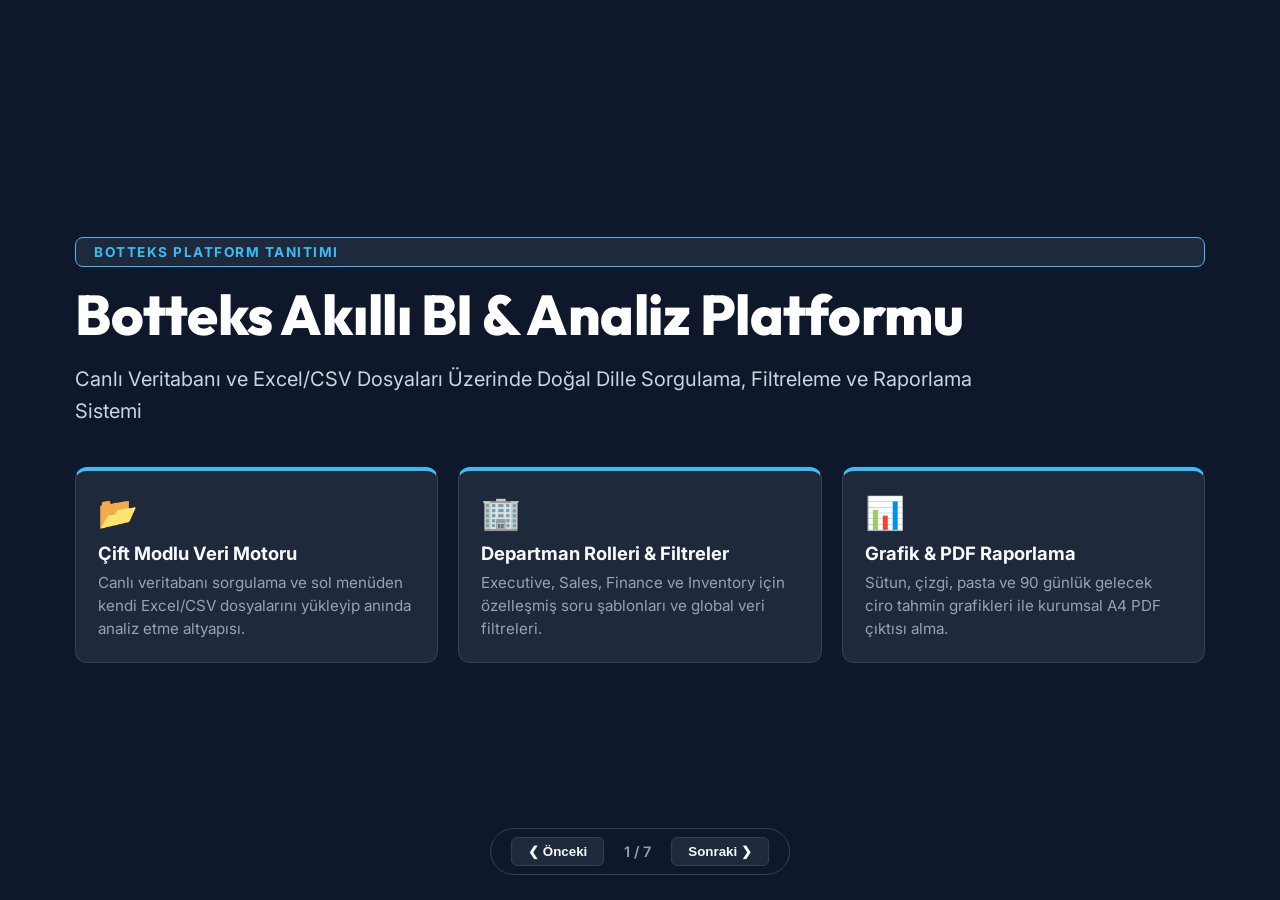
<file: botteks_gercekci_sunum.html>
<!DOCTYPE html>
<html lang="tr">
<head>
    <meta charset="UTF-8">
    <meta name="viewport" content="width=device-width, initial-scale=1.0">
    <title>Botteks - Platform Özellikleri ve Görsel Analizler Sunumu</title>
    <link href="https://fonts.googleapis.com/css2?family=Inter:wght@300;400;600;700&family=Outfit:wght@600;700;800&display=swap" rel="stylesheet">
    <style>
        * { box-sizing: border-box; margin: 0; padding: 0; }
        body {
            font-family: 'Inter', sans-serif;
            background: #0f172a;
            color: #f8fafc;
            overflow: hidden;
            height: 100vh;
            width: 100vw;
        }
        .slide-container {
            width: 100%;
            height: 100%;
            position: relative;
        }
        .slide {
            position: absolute;
            top: 0; left: 0;
            width: 100%; height: 100%;
            opacity: 0;
            visibility: hidden;
            transition: all 0.4s ease;
            transform: scale(0.98);
            padding: 45px 75px;
            display: flex;
            flex-direction: column;
            justify-content: center;
            background: #0f172a;
        }
        .slide.active {
            opacity: 1;
            visibility: visible;
            transform: scale(1);
        }

        /* NEW COVER SLIDE STYLING */
        .cover-badge {
            display: inline-block;
            padding: 6px 18px;
            background: #1e293b;
            border: 1px solid #38bdf8;
            color: #38bdf8;
            border-radius: 8px;
            font-size: 0.85rem;
            font-weight: 700;
            letter-spacing: 1.5px;
            margin-bottom: 16px;
            text-transform: uppercase;
        }
        h1.cover-title {
            font-family: 'Outfit', sans-serif;
            font-size: 3.5rem;
            font-weight: 800;
            color: #ffffff;
            margin-bottom: 16px;
            line-height: 1.15;
            letter-spacing: -0.5px;
        }
        .cover-subtitle {
            font-size: 1.25rem;
            color: #cbd5e1;
            margin-bottom: 25px;
            line-height: 1.6;
            max-width: 900px;
        }
        .cover-pillars {
            display: grid;
            grid-template-columns: repeat(3, 1fr);
            gap: 20px;
            margin-top: 15px;
        }
        .cover-pillar-card {
            background: #1e293b;
            border: 1px solid #334155;
            border-top: 4px solid #38bdf8;
            border-radius: 12px;
            padding: 22px;
        }
        .pillar-icon { font-size: 2rem; margin-bottom: 10px; }
        .pillar-title { font-size: 1.15rem; font-weight: 700; color: #f8fafc; margin-bottom: 8px; }
        .pillar-desc { font-size: 0.95rem; color: #94a3b8; line-height: 1.5; }

        /* STANDARD SLIDES STYLING */
        h2.slide-header {
            font-family: 'Outfit', sans-serif;
            font-size: 2rem;
            font-weight: 700;
            color: #38bdf8;
            margin-bottom: 16px;
            border-bottom: 1px solid #334155;
            padding-bottom: 8px;
        }
        .subtitle {
            font-size: 1.1rem;
            color: #94a3b8;
            margin-bottom: 20px;
            line-height: 1.5;
        }

        .grid {
            display: grid;
            grid-template-columns: repeat(auto-fit, minmax(280px, 1fr));
            gap: 18px;
            margin-top: 10px;
        }
        .card {
            background: #1e293b;
            border: 1px solid #334155;
            border-radius: 12px;
            padding: 20px;
        }
        .card-title { font-size: 1.1rem; font-weight: 700; color: #f1f5f9; margin-bottom: 8px; }
        .card-desc { font-size: 0.95rem; color: #94a3b8; line-height: 1.5; }

        /* KPI Panel */
        .kpi-row {
            display: flex;
            gap: 16px;
            margin-bottom: 15px;
        }
        .kpi-card {
            flex: 1;
            background: #ffffff;
            border-radius: 10px;
            padding: 18px;
            color: #0f172a;
        }
        .kpi-title { font-size: 0.75rem; font-weight: 700; color: #64748b; margin-bottom: 6px; text-transform: uppercase; }
        .kpi-val { font-size: 1.5rem; font-weight: 800; color: #0f172a; margin-bottom: 6px; }
        .kpi-badge { display: inline-block; padding: 2px 8px; border-radius: 4px; font-size: 0.75rem; font-weight: 700; }
        .kpi-up { background: #dcfce7; color: #15803d; }
        .kpi-down { background: #fee2e2; color: #b91c1c; }

        /* Chart Visual Container */
        .chart-box {
            background: #1e293b;
            border: 1px solid #334155;
            border-radius: 12px;
            padding: 18px;
            margin-bottom: 14px;
        }
        .bar-group {
            display: flex;
            align-items: flex-end;
            gap: 16px;
            height: 130px;
            padding-top: 15px;
            border-bottom: 2px solid #475569;
        }
        .bar-col {
            flex: 1;
            display: flex;
            flex-direction: column;
            align-items: center;
            height: 100%;
            justify-content: flex-end;
            gap: 4px;
        }
        .bar {
            width: 100%;
            border-radius: 4px 4px 0 0;
            position: relative;
        }
        .bar::after {
            content: attr(data-val);
            position: absolute;
            top: -18px;
            left: 50%;
            transform: translateX(-50%);
            font-size: 0.75rem;
            font-weight: 700;
            color: #f8fafc;
        }
        .label { font-size: 0.8rem; color: #cbd5e1; font-weight: 600; }

        /* Controls Navigation */
        .nav-bar {
            position: absolute;
            bottom: 25px;
            left: 50%;
            transform: translateX(-50%);
            display: flex;
            align-items: center;
            gap: 20px;
            background: #0f172a;
            padding: 8px 20px;
            border-radius: 9999px;
            border: 1px solid #334155;
            z-index: 100;
        }
        .btn-nav {
            background: #1e293b;
            border: 1px solid #334155;
            color: #f8fafc;
            padding: 6px 16px;
            border-radius: 6px;
            cursor: pointer;
            font-weight: 600;
        }
        .btn-nav:hover { background: #38bdf8; color: #0f172a; }
        .slide-counter { font-size: 0.9rem; font-weight: 600; color: #94a3b8; }
    </style>
</head>
<body>

<div class="slide-container">

    <!-- SLIDE 1: NEW REVISED COVER -->
    <div class="slide active">
        <span class="cover-badge">BOTTEKS PLATFORM TANITIMI</span>
        <h1 class="cover-title">Botteks Akıllı BI & Analiz Platformu</h1>
        <p class="cover-subtitle">Canlı Veritabanı ve Excel/CSV Dosyaları Üzerinde Doğal Dille Sorgulama, Filtreleme ve Raporlama Sistemi</p>
        <div class="cover-pillars">
            <div class="cover-pillar-card">
                <div class="pillar-icon">📂</div>
                <div class="pillar-title">Çift Modlu Veri Motoru</div>
                <div class="pillar-desc">Canlı veritabanı sorgulama ve sol menüden kendi Excel/CSV dosyalarını yükleyip anında analiz etme altyapısı.</div>
            </div>
            <div class="cover-pillar-card">
                <div class="pillar-icon">🏢</div>
                <div class="pillar-title">Departman Rolleri & Filtreler</div>
                <div class="pillar-desc">Executive, Sales, Finance ve Inventory için özelleşmiş soru şablonları ve global veri filtreleri.</div>
            </div>
            <div class="cover-pillar-card">
                <div class="pillar-icon">📊</div>
                <div class="pillar-title">Grafik & PDF Raporlama</div>
                <div class="pillar-desc">Sütun, çizgi, pasta ve 90 günlük gelecek ciro tahmin grafikleri ile kurumsal A4 PDF çıktısı alma.</div>
            </div>
        </div>
    </div>

    <!-- SLIDE 2: EXCEL VE VERİTABANI ÇİFT MODU -->
    <div class="slide">
        <h2 class="slide-header">📂 Çift Modlu Veri Analiz Altyapısı (Veritabanı + Excel/CSV)</h2>
        <p class="subtitle">Canlı veritabanının yanı sıra kullanıcıların kendi Excel/CSV dosyalarını yükleyip sorgulamasını sağlar.</p>
        <div class="grid">
            <div class="card">
                <div class="card-title">🗄️ 1. Canlı Veritabanı Modu</div>
                <div class="card-desc">
                    Şirket veritabanı ile doğrudan entegre çalışır. Müşteri siparişleri, kumaş türleri, ürün kodları ve ödeme verilerini canlı sorgular.
                </div>
            </div>
            <div class="card">
                <div class="card-title">📊 2. Excel / CSV Yükleme Modu</div>
                <div class="card-desc">
                    Sol menüde yer alan yükleme alanından `.xlsx` veya `.csv` dosyası sürüklendiğinde, veri geçici bellege alınır ve doğrudan doğal dille sorular sorulabilir.
                </div>
            </div>
        </div>
    </div>

    <!-- SLIDE 3: DEPARTMAN VE FİLTRELER -->
    <div class="slide">
        <h2 class="slide-header">🏢 Departman Rolleri ve Global Veri Filtreleri</h2>
        <p class="subtitle">Kullanıcı rolüne göre soru şablonları ve dinamik veri kısıtlama altyapısı.</p>
        <div class="grid">
            <div class="card">
                <div class="card-title">🏢 Departman Rolü Seçimi</div>
                <div class="card-desc">
                    • <strong>Executive / C-Level</strong>: Şirket genel ciro ve karlılık göstergeleri.<br>
                    • <strong>Sales & Marketing</strong>: Marka bazlı satış performansı.<br>
                    • <strong>Finance</strong>: Tahsilat ve ciro kaybı analizleri.<br>
                    • <strong>Inventory & Product</strong>: Kumaş kullanımı ve ürün dağılımları.
                </div>
            </div>
            <div class="card">
                <div class="card-title">📊 Global Veri Filtreleri</div>
                <div class="card-desc">
                    • <strong>Tarih Aralığı</strong>: Başlangıç ve bitiş tarihleri seçimi.<br>
                    • <strong>Müşteri Filtresi</strong>: Belirli müşterilere göre süzme.<br>
                    • <strong>Marka Filtresi</strong>: Alt markalara göre veri kısıtlama.<br>
                    *(Seçilen filtreler tüm sorgu ve grafiklere doğrudan uygulanır)*.
                </div>
            </div>
        </div>
    </div>

    <!-- SLIDE 4: ENTEGRE İŞLEVSEL MODÜLLER -->
    <div class="slide">
        <h2 class="slide-header">🚀 Platform Entegre Modülleri</h2>
        <p class="subtitle">Arayüzde yer alan işlevsel yardımcı modüller.</p>
        <div class="grid">
            <div class="card">
                <div class="card-title">🔮 Satış/Ciro Tahmini</div>
                <div class="card-desc">Zaman serisi analizi ile gelecek döneme ait ciro tahmini oluşturulması.</div>
            </div>
            <div class="card">
                <div class="card-title">📥 PDF Rapor İhracı</div>
                <div class="card-desc">Ekranda oluşan tablo ve grafiklerin A4 formatında PDF olarak indirilmesi.</div>
            </div>
            <div class="card">
                <div class="card-title">🎙️ Sesli Komut Asistanı</div>
                <div class="card-desc">Mikrofon üzerinden ses kaydı alarak soru iletilmesi.</div>
            </div>
            <div class="card">
                <div class="card-title">👍/👎 RLHF Geri Bildirimi</div>
                <div class="card-desc">Üretilen yanıtların kullanıcı tarafından oylanması ve veritabanında saklanması.</div>
            </div>
            <div class="card">
                <div class="card-title">⚡ Performans Önbellekleme</div>
                <div class="card-desc">Çalıştırılan sorguların hafızaya alınarak tekrar kullanımda hızlı gelmesi.</div>
            </div>
            <div class="card">
                <div class="card-title">🎯 Filtre Özne Hizalaması</div>
                <div class="card-desc">Arayüz filtrelerinin doğal dil sorgusuna otomatik parametre olarak eklenmesi.</div>
            </div>
        </div>
    </div>

    <!-- SLIDE 5: YÖNETİCİ KPI PANESİ -->
    <div class="slide">
        <h2 class="slide-header">📊 Yönetici KPI Özet Gösterge Paneli</h2>
        <p class="subtitle">Ana ekranda yer alan canlı finansal ve operasyonel gösterge kartları.</p>
        <div class="kpi-row">
            <div class="kpi-card">
                <div class="kpi-title">TOPLAM NET SATIŞ (EUR)</div>
                <div class="kpi-val">54,338,850.00 €</div>
                <span class="kpi-badge kpi-up">📈 +8.4% vs geçen yıl</span>
            </div>
            <div class="kpi-card">
                <div class="kpi-title">ORTALAMA BRÜT MARJ (%)</div>
                <div class="kpi-val">%42.6</div>
                <span class="kpi-badge kpi-up">📈 +1.2% vs geçen ay</span>
            </div>
            <div class="kpi-card">
                <div class="kpi-title">MÜŞTERİ İADE ORANI (%)</div>
                <div class="kpi-val">%4.8</div>
                <span class="kpi-badge kpi-down">📉 -0.5% vs geçen ay</span>
            </div>
        </div>
        <p style="font-size: 0.95rem; color: #94a3b8; margin-top: 15px; line-height: 1.5;">
            Metrikler ve ciro değerleri sol menüdeki global tarih, müşteri ve marka filtrelerine göre dinamik olarak güncellenmektedir.
        </p>
    </div>

    <!-- SLIDE 6: SÜTUN GRAFİK (BAR CHART) -->
    <div class="slide">
        <h2 class="slide-header">📊 Sütun Grafik (Bar Chart)</h2>
        <p class="subtitle">Marka, Müşteri ve Kumaş Türlerine göre tutar/miktar karşılaştırmaları.</p>
        <div class="chart-box">
            <div style="font-size: 0.9rem; font-weight: 700; color: #38bdf8; margin-bottom: 10px;">Marka Bazlı Ciro Dağılımı (EUR)</div>
            <div class="bar-group">
                <div class="bar-col">
                    <div class="bar" style="height: 90%; background: #38bdf8;" data-val="14.9M €"></div>
                    <div class="label">Inditex</div>
                </div>
                <div class="bar-col">
                    <div class="bar" style="height: 68%; background: #818cf8;" data-val="10.8M €"></div>
                    <div class="label">Polonia</div>
                </div>
                <div class="bar-col">
                    <div class="bar" style="height: 66%; background: #34d399;" data-val="10.6M €"></div>
                    <div class="label">Hennes</div>
                </div>
                <div class="bar-col">
                    <div class="bar" style="height: 65%; background: #fbbf24;" data-val="10.6M €"></div>
                    <div class="label">Primark</div>
                </div>
                <div class="bar-col">
                    <div class="bar" style="height: 60%; background: #a78bfa;" data-val="10.0M €"></div>
                    <div class="label">C&A Mode</div>
                </div>
            </div>
        </div>
        <p style="font-size: 0.95rem; color: #94a3b8; line-height: 1.5;">
            Kategoriler arasındaki sayısal farkları karşılaştırmak amacıyla üretilir.
        </p>
    </div>

    <!-- SLIDE 7: ÇİZGİ GRAFİK & TAHMİN GRAFİĞİ -->
    <div class="slide">
        <h2 class="slide-header">📈 Çizgi Grafik ve Gelecek Tahmin Analizi</h2>
        <p class="subtitle">Zaman serisi eğilimi ve 90 günlük ciro tahmini gösterimleri.</p>
        <div class="grid">
            <div class="card">
                <div class="card-title">📈 Çizgi Grafik (Line Chart)</div>
                <div class="card-desc">
                    Aylık ve yıllık ciro ile tahsilat trendlerinin zaman ekseninde artış ve azalışlarını gösterir.
                </div>
            </div>
            <div class="card">
                <div class="card-title">🔮 Gelecek Tahmin Grafiği</div>
                <div class="card-desc">
                    Geçmiş verilere dayanarak gelecek 90 günlük ciro beklentisini ve %95 güven aralığı bandını çizer.
                </div>
            </div>
        </div>
    </div>

</div>

<!-- Navigation Controls -->
<div class="nav-bar">
    <button class="btn-nav" onclick="prevSlide()">❮ Önceki</button>
    <span class="slide-counter" id="counter">1 / 7</span>
    <button class="btn-nav" onclick="nextSlide()">Sonraki ❯</button>
</div>

<script>
    let currentSlide = 0;
    const slides = document.querySelectorAll('.slide');
    const counter = document.getElementById('counter');

    function updateSlides() {
        slides.forEach((slide, idx) => {
            slide.classList.toggle('active', idx === currentSlide);
        });
        counter.textContent = `${currentSlide + 1} / ${slides.length}`;
    }

    function nextSlide() {
        if (currentSlide < slides.length - 1) {
            currentSlide++;
            updateSlides();
        }
    }

    function prevSlide() {
        if (currentSlide > 0) {
            currentSlide--;
            updateSlides();
        }
    }

    document.addEventListener('keydown', (e) => {
        if (e.key === 'ArrowRight' || e.key === 'Space') nextSlide();
        if (e.key === 'ArrowLeft') prevSlide();
    });
</script>
</body>
</html>
</file>
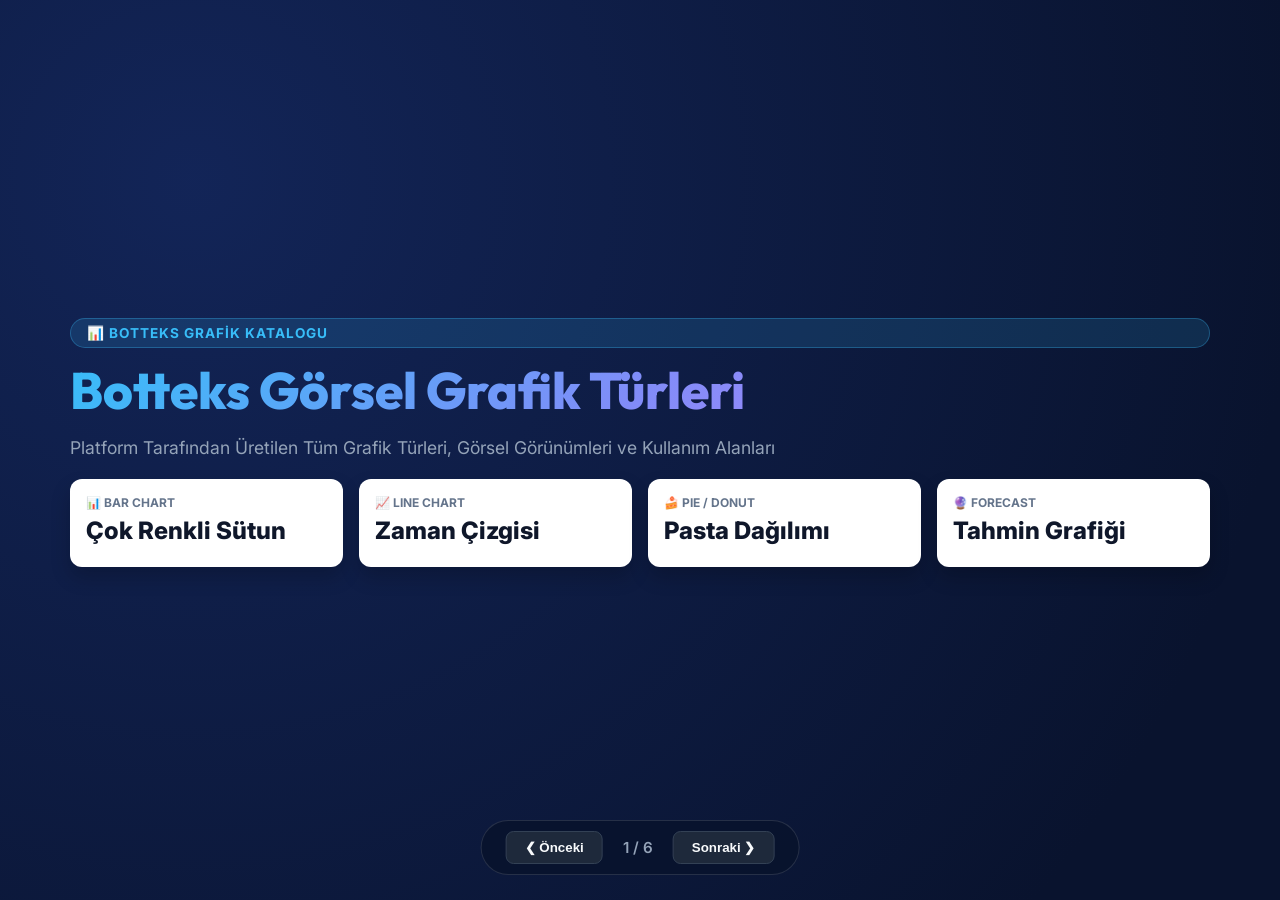
<file: botteks_grafikler_sunum.html>
<!DOCTYPE html>
<html lang="tr">
<head>
    <meta charset="UTF-8">
    <meta name="viewport" content="width=device-width, initial-scale=1.0">
    <title>Botteks - Grafik Türleri ve Görsel Analizler Sunumu</title>
    <link href="https://fonts.googleapis.com/css2?family=Inter:wght@300;400;600;700;800&family=Outfit:wght@600;700;800&display=swap" rel="stylesheet">
    <style>
        * { box-sizing: border-box; margin: 0; padding: 0; }
        body {
            font-family: 'Inter', sans-serif;
            background: #09132e;
            color: #f8fafc;
            overflow: hidden;
            height: 100vh;
            width: 100vw;
        }
        .slide-container {
            width: 100%;
            height: 100%;
            position: relative;
        }
        .slide {
            position: absolute;
            top: 0; left: 0;
            width: 100%; height: 100%;
            opacity: 0;
            visibility: hidden;
            transition: all 0.5s ease;
            transform: scale(0.96);
            padding: 40px 70px;
            display: flex;
            flex-direction: column;
            justify-content: center;
            background: radial-gradient(circle at 15% 20%, rgba(30, 58, 138, 0.45) 0%, rgba(9, 19, 46, 1) 85%);
        }
        .slide.active {
            opacity: 1;
            visibility: visible;
            transform: scale(1);
        }

        .badge {
            display: inline-block;
            padding: 6px 16px;
            background: rgba(56, 189, 248, 0.15);
            border: 1px solid rgba(56, 189, 248, 0.3);
            color: #38bdf8;
            border-radius: 9999px;
            font-size: 0.85rem;
            font-weight: 700;
            letter-spacing: 1px;
            margin-bottom: 12px;
            text-transform: uppercase;
        }
        h1.hero-title {
            font-family: 'Outfit', sans-serif;
            font-size: 3.2rem;
            font-weight: 800;
            background: linear-gradient(135deg, #38bdf8 0%, #818cf8 50%, #c084fc 100%);
            -webkit-background-clip: text;
            -webkit-text-fill-color: transparent;
            margin-bottom: 14px;
            line-height: 1.2;
        }
        h2.slide-header {
            font-family: 'Outfit', sans-serif;
            font-size: 2.1rem;
            font-weight: 700;
            color: #38bdf8;
            margin-bottom: 14px;
            display: flex;
            align-items: center;
            gap: 12px;
            border-bottom: 2px solid rgba(56, 189, 248, 0.2);
            padding-bottom: 8px;
        }
        .subtitle {
            font-size: 1.1rem;
            color: #94a3b8;
            margin-bottom: 18px;
            line-height: 1.5;
        }

        /* Chart Visual Container */
        .chart-box {
            background: #1e293b;
            border: 1px solid #334155;
            border-radius: 16px;
            padding: 20px;
            margin-bottom: 15px;
            box-shadow: 0 10px 25px rgba(0,0,0,0.3);
        }
        .chart-title {
            font-size: 1rem;
            font-weight: 700;
            color: #38bdf8;
            margin-bottom: 14px;
            display: flex;
            align-items: center;
            gap: 8px;
        }

        /* BAR CHART VISUAL */
        .bar-group {
            display: flex;
            align-items: flex-end;
            gap: 16px;
            height: 150px;
            padding-top: 20px;
            border-bottom: 2px solid #475569;
        }
        .bar-col {
            flex: 1;
            display: flex;
            flex-direction: column;
            align-items: center;
            height: 100%;
            justify-content: flex-end;
            gap: 6px;
        }
        .bar {
            width: 100%;
            border-radius: 6px 6px 0 0;
            position: relative;
        }
        .bar::after {
            content: attr(data-val);
            position: absolute;
            top: -20px;
            left: 50%;
            transform: translateX(-50%);
            font-size: 0.75rem;
            font-weight: 700;
            color: #f8fafc;
        }
        .label { font-size: 0.8rem; color: #cbd5e1; font-weight: 600; }

        /* PIE / DONUT VISUAL */
        .donut-container {
            display: flex;
            align-items: center;
            gap: 40px;
            justify-content: center;
            height: 160px;
        }
        .donut-svg {
            transform: rotate(-90deg);
            width: 140px; height: 140px;
        }
        .legend-box {
            display: flex;
            flex-direction: column;
            gap: 10px;
        }
        .legend-item {
            display: flex;
            align-items: center;
            gap: 10px;
            font-size: 0.9rem;
            color: #e2e8f0;
        }
        .legend-color {
            width: 14px; height: 14px;
            border-radius: 4px;
        }

        /* KPI Mock Component */
        .kpi-row {
            display: flex;
            gap: 16px;
            margin-bottom: 15px;
        }
        .kpi-card-mock {
            flex: 1;
            background: #ffffff;
            border-radius: 12px;
            padding: 16px;
            color: #0f172a;
            box-shadow: 0 10px 20px rgba(0,0,0,0.2);
        }
        .kpi-title-mock { font-size: 0.75rem; font-weight: 700; color: #64748b; margin-bottom: 6px; }
        .kpi-val-mock { font-size: 1.5rem; font-weight: 800; color: #0f172a; margin-bottom: 6px; }
        .kpi-badge-mock { display: inline-block; padding: 2px 8px; border-radius: 4px; font-size: 0.75rem; font-weight: 700; }
        .kpi-up { background: #dcfce7; color: #15803d; }
        .kpi-down { background: #fee2e2; color: #b91c1c; }

        .desc-text {
            font-size: 0.95rem;
            color: #cbd5e1;
            line-height: 1.6;
            background: rgba(30, 41, 59, 0.6);
            padding: 14px;
            border-radius: 10px;
            border-left: 4px solid #38bdf8;
        }

        /* Controls Navigation */
        .nav-bar {
            position: absolute;
            bottom: 25px;
            left: 50%;
            transform: translateX(-50%);
            display: flex;
            align-items: center;
            gap: 20px;
            background: rgba(9, 19, 46, 0.95);
            padding: 10px 24px;
            border-radius: 9999px;
            border: 1px solid rgba(255, 255, 255, 0.12);
            z-index: 100;
        }
        .btn-nav {
            background: #1e293b;
            border: 1px solid #334155;
            color: #f8fafc;
            padding: 8px 18px;
            border-radius: 8px;
            cursor: pointer;
            font-weight: 600;
            transition: all 0.2s ease;
        }
        .btn-nav:hover { background: #38bdf8; color: #09132e; border-color: #38bdf8; }
        .slide-counter { font-size: 0.95rem; font-weight: 600; color: #94a3b8; }
    </style>
</head>
<body>

<div class="slide-container">

    <!-- SLIDE 1: COVER -->
    <div class="slide active">
        <span class="badge">📊 BOTTEKS GRAFİK KATALOGU</span>
        <h1 class="hero-title">Botteks Görsel Grafik Türleri</h1>
        <p class="subtitle">Platform Tarafından Üretilen Tüm Grafik Türleri, Görsel Görünümleri ve Kullanım Alanları</p>
        <div class="kpi-row">
            <div class="kpi-card-mock">
                <div class="kpi-title-mock">📊 BAR CHART</div>
                <div class="kpi-val-mock">Çok Renkli Sütun</div>
            </div>
            <div class="kpi-card-mock">
                <div class="kpi-title-mock">📈 LINE CHART</div>
                <div class="kpi-val-mock">Zaman Çizgisi</div>
            </div>
            <div class="kpi-card-mock">
                <div class="kpi-title-mock">🍰 PIE / DONUT</div>
                <div class="kpi-val-mock">Pasta Dağılımı</div>
            </div>
            <div class="kpi-card-mock">
                <div class="kpi-title-mock">🔮 FORECAST</div>
                <div class="kpi-val-mock">Tahmin Grafiği</div>
            </div>
        </div>
    </div>

    <!-- SLIDE 2: MULTI COLORED BAR CHART -->
    <div class="slide">
        <h2 class="slide-header">📊 1. Çok Renkli Dikey Sütun Grafik (Multi-Colored Bar Chart)</h2>
        <p class="subtitle">Markalar, Müşteriler ve Kumaş Türleri gibi kategorik karşılaştırma sorularında üretilir.</p>
        <div class="chart-box">
            <div class="chart-title">📊 Marka Bazlı Ciro Dağılımı Analizi (Görsel Çıktı)</div>
            <div class="bar-group">
                <div class="bar-col">
                    <div class="bar" style="height: 95%; background: #ef4444;" data-val="14.9M €"></div>
                    <div class="label">Inditex</div>
                </div>
                <div class="bar-col">
                    <div class="bar" style="height: 72%; background: #3b82f6;" data-val="10.8M €"></div>
                    <div class="label">Polonia</div>
                </div>
                <div class="bar-col">
                    <div class="bar" style="height: 70%; background: #10b981;" data-val="10.6M €"></div>
                    <div class="label">Hennes</div>
                </div>
                <div class="bar-col">
                    <div class="bar" style="height: 68%; background: #f59e0b;" data-val="10.6M €"></div>
                    <div class="label">Primark</div>
                </div>
                <div class="bar-col">
                    <div class="bar" style="height: 60%; background: #8b5cf6;" data-val="10.0M €"></div>
                    <div class="label">C&A Mode</div>
                </div>
            </div>
        </div>
        <div class="desc-text">
            💡 <strong>Ne Sağlar?:</strong> Her bir bar canlı ve farklı bir renk ile çizdirilerek kimin lider olduğu (Örn: Inditex) anında ilk bakışta fark edilir.
        </div>
    </div>

    <!-- SLIDE 3: LINE CHART -->
    <div class="slide">
        <h2 class="slide-header">📈 2. Çizgi Grafik (Line Chart / Zaman Serisi Trendi)</h2>
        <p class="subtitle">Aylık/Yıllık ciro değişimi ve tahsilat trendi gibi zamana bağlı sorular sorduğunuzda üretilir.</p>
        <div class="chart-box">
            <div class="chart-title">📈 Aylara Göre Ciro ve Ödeme Trendi (Görsel Çıktı)</div>
            <div style="width: 100%; height: 130px; border-left: 2px solid #38bdf8; border-bottom: 2px solid #38bdf8; position: relative; margin-top: 10px;">
                <svg width="100%" height="100%" viewBox="0 0 500 100" preserveAspectRatio="none">
                    <path d="M0,80 Q60,30 120,60 T240,20 T360,55 T500,15" fill="none" stroke="#38bdf8" stroke-width="4"/>
                    <circle cx="120" cy="60" r="5" fill="#38bdf8"/>
                    <circle cx="240" cy="20" r="5" fill="#38bdf8"/>
                    <circle cx="360" cy="55" r="5" fill="#38bdf8"/>
                    <circle cx="500" cy="15" r="5" fill="#38bdf8"/>
                </svg>
            </div>
        </div>
        <div class="desc-text">
            💡 <strong>Ne Sağlar?:</strong> Satışların hangi aylarda yükseldiğini veya düştüğünü zamansal bir eğri üzerinde net bir şekilde takip etmenizi sağlar.
        </div>
    </div>

    <!-- SLIDE 4: DONUT / PIE CHART -->
    <div class="slide">
        <h2 class="slide-header">🍰 3. Pasta / Donut Grafik (Pie & Donut Chart)</h2>
        <p class="subtitle">Kategori dağılımları ve ürün türü oranları sorulduğunda yüzdesel dilimler halinde üretilir.</p>
        <div class="chart-box">
            <div class="chart-title">🍰 Kategori Bazlı Sipariş Miktarı Payı (Görsel Çıktı)</div>
            <div class="donut-container">
                <svg class="donut-svg" viewBox="0 0 42 42">
                    <circle cx="21" cy="21" r="15.915" fill="transparent" stroke="#3b82f6" stroke-width="6" stroke-dasharray="35 65" stroke-dashoffset="0"></circle>
                    <circle cx="21" cy="21" r="15.915" fill="transparent" stroke="#10b981" stroke-width="6" stroke-dasharray="25 75" stroke-dashoffset="-35"></circle>
                    <circle cx="21" cy="21" r="15.915" fill="transparent" stroke="#f59e0b" stroke-width="6" stroke-dasharray="20 80" stroke-dashoffset="-60"></circle>
                    <circle cx="21" cy="21" r="15.915" fill="transparent" stroke="#8b5cf6" stroke-width="6" stroke-dasharray="20 80" stroke-dashoffset="-80"></circle>
                </svg>
                <div class="legend-box">
                    <div class="legend-item"><div class="legend-color" style="background: #3b82f6;"></div> Premium Moda (%35)</div>
                    <div class="legend-item"><div class="legend-color" style="background: #10b981;"></div> Uygun Fiyatlı Moda (%25)</div>
                    <div class="legend-item"><div class="legend-color" style="background: #f59e0b;"></div> Bebek Moda (%20)</div>
                    <div class="legend-item"><div class="legend-color" style="background: #8b5cf6;"></div> Çocuk Moda (%20)</div>
                </div>
            </div>
        </div>
        <div class="desc-text">
            💡 <strong>Ne Sağlar?:</strong> Toplam siparişlerin hangi kategoriler arasında nasıl bölündüğünü yüzdesel dilimlerle sunar.
        </div>
    </div>

    <!-- SLIDE 5: PREDICTIVE FORECAST CHART -->
    <div class="slide">
        <h2 class="slide-header">🔮 4. Gelecek Tahmin Grafiği (Predictive Forecast Chart)</h2>
        <p class="subtitle">"Gelecek 90 günlük ciro tahmini nedir?" gibi sorularda güven aralıklı olarak üretilir.</p>
        <div class="chart-box">
            <div class="chart-title">🔮 90 Günlük Ciro Projeksiyonu ve Güven Aralığı (Görsel Çıktı)</div>
            <div style="width: 100%; height: 130px; border-left: 2px solid #38bdf8; border-bottom: 2px solid #38bdf8; position: relative;">
                <svg width="100%" height="100%" viewBox="0 0 500 100" preserveAspectRatio="none">
                    <!-- Historical Solid -->
                    <path d="M0,70 Q60,30 120,50 T250,30 T360,45" fill="none" stroke="#38bdf8" stroke-width="4"/>
                    <!-- Confidence Area -->
                    <path d="M360,45 L420,20 L500,10 L500,40 L420,55 Z" fill="rgba(245, 158, 11, 0.2)"/>
                    <!-- Forecast Dashed -->
                    <path d="M360,45 L420,35 L500,25" fill="none" stroke="#f59e0b" stroke-width="4" stroke-dasharray="6,6"/>
                </svg>
            </div>
        </div>
        <div class="desc-text">
            💡 <strong>Ne Sağlar?:</strong> Mavi Düz Çizgi geçmiş gerçekleşmeyi, Sarı Kesikli Çizgi gelecekte beklenen tahmini, Turuncu Gölge ise %95 güven aralığını temsil eder.
        </div>
    </div>

    <!-- SLIDE 6: KPI METRIC CARDS & A4 PDF -->
    <div class="slide">
        <h2 class="slide-header">💳 5. Canlı KPI Metrik Kartları & 📄 Kurumsal PDF Çıktısı</h2>
        <p class="subtitle">İş göstergesi kartları ve tek tıkla resmi A4 PDF rapor görünümü.</p>
        <div class="kpi-row">
            <div class="kpi-card-mock">
                <div class="kpi-title-mock">TOPLAM NET SATIŞ</div>
                <div class="kpi-val-mock">54,338,850.00 €</div>
                <span class="kpi-badge-mock kpi-up">📈 +8.4% vs geçen yıl</span>
            </div>
            <div class="kpi-card-mock">
                <div class="kpi-title-mock">BRÜT MARJ</div>
                <div class="kpi-val-mock">%42.6</div>
                <span class="kpi-badge-mock kpi-up">📈 +1.2% vs geçen ay</span>
            </div>
            <div class="kpi-card-mock">
                <div class="kpi-title-mock">İADE ORANI</div>
                <div class="kpi-val-mock">%4.8</div>
                <span class="kpi-badge-mock kpi-down">📉 -0.5% vs geçen ay</span>
            </div>
        </div>
        <div class="desc-text" style="margin-top: 15px;">
            📄 <strong>Kurumsal PDF İhraç Çıktısı:</strong> Ekrandaki tüm bu grafikler, metrikler ve tablolar tek tıkla resmi, basılabilir A4 PDF belgesine dönüştürülür.
        </div>
    </div>

</div>

<!-- Navigation Controls -->
<div class="nav-bar">
    <button class="btn-nav" onclick="prevSlide()">❮ Önceki</button>
    <span class="slide-counter" id="counter">1 / 6</span>
    <button class="btn-nav" onclick="nextSlide()">Sonraki ❯</button>
</div>

<script>
    let currentSlide = 0;
    const slides = document.querySelectorAll('.slide');
    const counter = document.getElementById('counter');

    function updateSlides() {
        slides.forEach((slide, idx) => {
            slide.classList.toggle('active', idx === currentSlide);
        });
        counter.textContent = `${currentSlide + 1} / ${slides.length}`;
    }

    function nextSlide() {
        if (currentSlide < slides.length - 1) {
            currentSlide++;
            updateSlides();
        }
    }

    function prevSlide() {
        if (currentSlide > 0) {
            currentSlide--;
            updateSlides();
        }
    }

    document.addEventListener('keydown', (e) => {
        if (e.key === 'ArrowRight' || e.key === 'Space') nextSlide();
        if (e.key === 'ArrowLeft') prevSlide();
    });
</script>
</body>
</html>
</file>
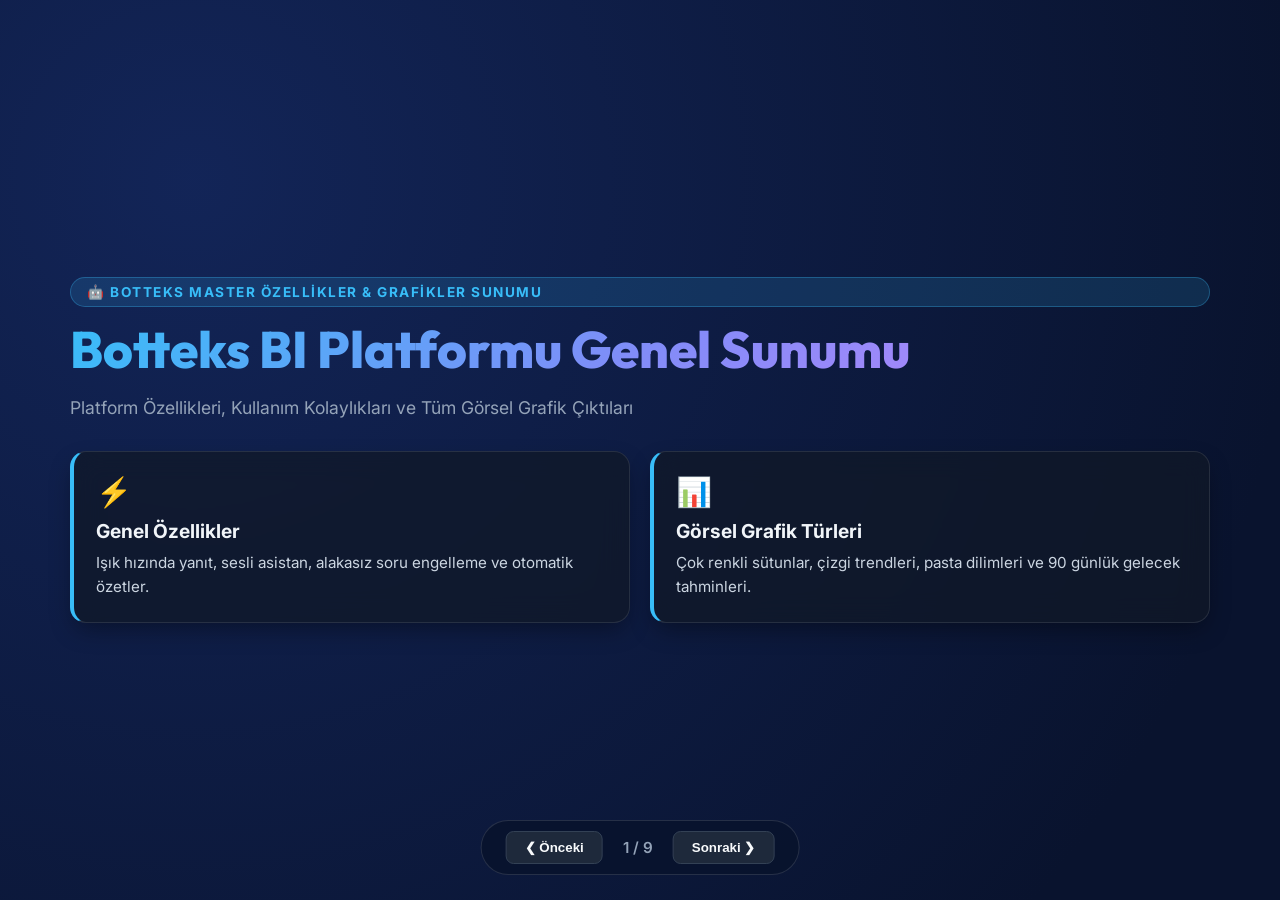
<file: botteks_master_sunum.html>
<!DOCTYPE html>
<html lang="tr">
<head>
    <meta charset="UTF-8">
    <meta name="viewport" content="width=device-width, initial-scale=1.0">
    <title>Botteks - Genel Özellikler ve Grafik Türleri Master Sunumu</title>
    <link href="https://fonts.googleapis.com/css2?family=Inter:wght@300;400;600;700;800&family=Outfit:wght@600;700;800&display=swap" rel="stylesheet">
    <style>
        * { box-sizing: border-box; margin: 0; padding: 0; }
        body {
            font-family: 'Inter', sans-serif;
            background: #09132e;
            color: #f8fafc;
            overflow: hidden;
            height: 100vh;
            width: 100vw;
        }
        .slide-container {
            width: 100%;
            height: 100%;
            position: relative;
        }
        .slide {
            position: absolute;
            top: 0; left: 0;
            width: 100%; height: 100%;
            opacity: 0;
            visibility: hidden;
            transition: all 0.5s ease;
            transform: scale(0.96);
            padding: 40px 70px;
            display: flex;
            flex-direction: column;
            justify-content: center;
            background: radial-gradient(circle at 15% 20%, rgba(30, 58, 138, 0.45) 0%, rgba(9, 19, 46, 1) 85%);
        }
        .slide.active {
            opacity: 1;
            visibility: visible;
            transform: scale(1);
        }

        .badge {
            display: inline-block;
            padding: 6px 16px;
            background: rgba(56, 189, 248, 0.15);
            border: 1px solid rgba(56, 189, 248, 0.3);
            color: #38bdf8;
            border-radius: 9999px;
            font-size: 0.85rem;
            font-weight: 700;
            letter-spacing: 1.5px;
            margin-bottom: 12px;
            text-transform: uppercase;
        }
        h1.hero-title {
            font-family: 'Outfit', sans-serif;
            font-size: 3.2rem;
            font-weight: 800;
            background: linear-gradient(135deg, #38bdf8 0%, #818cf8 50%, #c084fc 100%);
            -webkit-background-clip: text;
            -webkit-text-fill-color: transparent;
            margin-bottom: 14px;
            line-height: 1.2;
        }
        h2.slide-header {
            font-family: 'Outfit', sans-serif;
            font-size: 2.1rem;
            font-weight: 700;
            color: #38bdf8;
            margin-bottom: 16px;
            display: flex;
            align-items: center;
            gap: 12px;
            border-bottom: 2px solid rgba(56, 189, 248, 0.2);
            padding-bottom: 8px;
        }
        .subtitle {
            font-size: 1.1rem;
            color: #94a3b8;
            margin-bottom: 20px;
            line-height: 1.5;
        }

        /* Layout Grids */
        .grid {
            display: grid;
            grid-template-columns: repeat(auto-fit, minmax(300px, 1fr));
            gap: 20px;
            margin-top: 10px;
        }
        .card {
            background: rgba(17, 24, 39, 0.75);
            backdrop-filter: blur(14px);
            border: 1px solid rgba(255, 255, 255, 0.1);
            border-radius: 16px;
            padding: 22px;
            box-shadow: 0 10px 25px -5px rgba(0, 0, 0, 0.4);
            border-left: 4px solid #38bdf8;
        }
        .card-icon { font-size: 1.8rem; margin-bottom: 10px; color: #38bdf8; }
        .card-title { font-size: 1.2rem; font-weight: 700; color: #f1f5f9; margin-bottom: 8px; }
        .card-desc { font-size: 0.95rem; color: #cbd5e1; line-height: 1.6; }

        /* Chart Visual Container */
        .chart-box {
            background: #1e293b;
            border: 1px solid #334155;
            border-radius: 16px;
            padding: 20px;
            margin-bottom: 15px;
            box-shadow: 0 10px 25px rgba(0,0,0,0.3);
        }
        .chart-title {
            font-size: 1rem;
            font-weight: 700;
            color: #38bdf8;
            margin-bottom: 14px;
            display: flex;
            align-items: center;
            gap: 8px;
        }

        /* BAR CHART VISUAL */
        .bar-group {
            display: flex;
            align-items: flex-end;
            gap: 16px;
            height: 140px;
            padding-top: 15px;
            border-bottom: 2px solid #475569;
        }
        .bar-col {
            flex: 1;
            display: flex;
            flex-direction: column;
            align-items: center;
            height: 100%;
            justify-content: flex-end;
            gap: 4px;
        }
        .bar {
            width: 100%;
            border-radius: 6px 6px 0 0;
            position: relative;
        }
        .bar::after {
            content: attr(data-val);
            position: absolute;
            top: -18px;
            left: 50%;
            transform: translateX(-50%);
            font-size: 0.75rem;
            font-weight: 700;
            color: #f8fafc;
        }
        .label { font-size: 0.8rem; color: #cbd5e1; font-weight: 600; }

        /* PIE / DONUT VISUAL */
        .donut-container {
            display: flex;
            align-items: center;
            gap: 40px;
            justify-content: center;
            height: 140px;
        }
        .donut-svg {
            transform: rotate(-90deg);
            width: 120px; height: 120px;
        }
        .legend-box {
            display: flex;
            flex-direction: column;
            gap: 8px;
        }
        .legend-item {
            display: flex;
            align-items: center;
            gap: 10px;
            font-size: 0.9rem;
            color: #e2e8f0;
        }
        .legend-color {
            width: 14px; height: 14px;
            border-radius: 4px;
        }

        /* KPI Mock Component */
        .kpi-row {
            display: flex;
            gap: 16px;
            margin-bottom: 15px;
        }
        .kpi-card-mock {
            flex: 1;
            background: #ffffff;
            border-radius: 12px;
            padding: 16px;
            color: #0f172a;
            box-shadow: 0 10px 20px rgba(0,0,0,0.2);
        }
        .kpi-title-mock { font-size: 0.75rem; font-weight: 700; color: #64748b; margin-bottom: 6px; }
        .kpi-val-mock { font-size: 1.5rem; font-weight: 800; color: #0f172a; margin-bottom: 6px; }
        .kpi-badge-mock { display: inline-block; padding: 2px 8px; border-radius: 4px; font-size: 0.75rem; font-weight: 700; }
        .kpi-up { background: #dcfce7; color: #15803d; }
        .kpi-down { background: #fee2e2; color: #b91c1c; }

        .desc-text {
            font-size: 0.95rem;
            color: #cbd5e1;
            line-height: 1.6;
            background: rgba(30, 41, 59, 0.6);
            padding: 14px;
            border-radius: 10px;
            border-left: 4px solid #38bdf8;
        }

        /* Controls Navigation */
        .nav-bar {
            position: absolute;
            bottom: 25px;
            left: 50%;
            transform: translateX(-50%);
            display: flex;
            align-items: center;
            gap: 20px;
            background: rgba(9, 19, 46, 0.95);
            padding: 10px 24px;
            border-radius: 9999px;
            border: 1px solid rgba(255, 255, 255, 0.12);
            z-index: 100;
        }
        .btn-nav {
            background: #1e293b;
            border: 1px solid #334155;
            color: #f8fafc;
            padding: 8px 18px;
            border-radius: 8px;
            cursor: pointer;
            font-weight: 600;
            transition: all 0.2s ease;
        }
        .btn-nav:hover { background: #38bdf8; color: #09132e; border-color: #38bdf8; }
        .slide-counter { font-size: 0.95rem; font-weight: 600; color: #94a3b8; }
    </style>
</head>
<body>

<div class="slide-container">

    <!-- SLIDE 1: COVER -->
    <div class="slide active">
        <span class="badge">🤖 BOTTEKS MASTER ÖZELLİKLER & GRAFİKLER SUNUMU</span>
        <h1 class="hero-title">Botteks BI Platformu Genel Sunumu</h1>
        <p class="subtitle">Platform Özellikleri, Kullanım Kolaylıkları ve Tüm Görsel Grafik Çıktıları</p>
        <div class="grid">
            <div class="card">
                <div class="card-icon">⚡</div>
                <div class="card-title">Genel Özellikler</div>
                <div class="card-desc">Işık hızında yanıt, sesli asistan, alakasız soru engelleme ve otomatik özetler.</div>
            </div>
            <div class="card">
                <div class="card-icon">📊</div>
                <div class="card-title">Görsel Grafik Türleri</div>
                <div class="card-desc">Çok renkli sütunlar, çizgi trendleri, pasta dilimleri ve 90 günlük gelecek tahminleri.</div>
            </div>
        </div>
    </div>

    <!-- SLIDE 2: GENERAL FEATURES 1 -->
    <div class="slide">
        <h2 class="slide-header">⚡ Genel Özellikler 1: Hızlı Erişim & Koruma</h2>
        <p class="subtitle">Kullanıcıyı yormayan, yanlış bilgi üretmeyen ve saniyeler içinde cevap veren akıllı yapı.</p>
        <div class="grid">
            <div class="card">
                <div class="card-icon">⚡</div>
                <div class="card-title">Işık Hızında Cevap</div>
                <div class="card-desc">Sık sorulan veya harf hatası yapılan soruları beklemeden <strong>0.0002 saniyede</strong> yanıtlar.</div>
            </div>
            <div class="card">
                <div class="card-icon">🛡️</div>
                <div class="card-title">Alakasız Soruları Engelleme</div>
                <div class="card-desc">"Hava durumu nasıl?" gibi şirket dışı soruları fark edip kibarca uyarır, yanlış cevap üretmez.</div>
            </div>
            <div class="card">
                <div class="card-icon">🔤</div>
                <div class="card-title">Bozuk Yazı Hijyeni</div>
                <div class="card-desc">Bozuk yazıları (`Bask??l??` -> `Baskılı`) ekrana gelmeden otomatik düzeltip kusursuz gösterir.</div>
            </div>
        </div>
    </div>

    <!-- SLIDE 3: GENERAL FEATURES 2 -->
    <div class="slide">
        <h2 class="slide-header">💡 Genel Özellikler 2: Otomatik Özet & Kolaylıklar</h2>
        <p class="subtitle">Tabloları yorumlayan özetler, sesli kullanım ve Excel yükleme desteği.</p>
        <div class="grid">
            <div class="card">
                <div class="card-icon">💡</div>
                <div class="card-title">Hazır Özet & Pazar Payı (%)</div>
                <div class="card-desc">Lider markayı ve yüzdesel payını hesaplar (Örn: *Inditex %38.4 Pazar Payı ile ciro lideridir*).</div>
            </div>
            <div class="card">
                <div class="card-icon">🎙️</div>
                <div class="card-title">Sesli Komut Asistanı</div>
                <div class="card-desc">Yazı yazmadan mikrofona konuşarak soru sorma ve anında görsel analiz alma kolaylığı.</div>
            </div>
            <div class="card">
                <div class="card-icon">📂</div>
                <div class="card-title">Excel / CSV Yükleme BI</div>
                <div class="card-desc">Kendi Excel/CSV dosyalarınızı sol menüden yükleyip doğrudan doğal dille sorgulayabilme.</div>
            </div>
        </div>
    </div>

    <!-- SLIDE 4: CHART TYPE 1 - MULTI-COLORED BAR CHART -->
    <div class="slide">
        <h2 class="slide-header">📊 Grafik Türü 1: Çok Renkli Dikey Sütun Grafik (Bar Chart)</h2>
        <p class="subtitle">Marka, Müşteri veya Kumaş Türü gibi kategorik karşılaştırma sorularında üretilir.</p>
        <div class="chart-box">
            <div class="chart-title">📊 Marka Bazlı Ciro Dağılımı (Örnek Soru: "En çok ciro getiren ilk 5 marka?")</div>
            <div class="bar-group">
                <div class="bar-col">
                    <div class="bar" style="height: 95%; background: #ef4444;" data-val="14.9M €"></div>
                    <div class="label">Inditex</div>
                </div>
                <div class="bar-col">
                    <div class="bar" style="height: 72%; background: #3b82f6;" data-val="10.8M €"></div>
                    <div class="label">Polonia</div>
                </div>
                <div class="bar-col">
                    <div class="bar" style="height: 70%; background: #10b981;" data-val="10.6M €"></div>
                    <div class="label">Hennes</div>
                </div>
                <div class="bar-col">
                    <div class="bar" style="height: 68%; background: #f59e0b;" data-val="10.6M €"></div>
                    <div class="label">Primark</div>
                </div>
                <div class="bar-col">
                    <div class="bar" style="height: 60%; background: #8b5cf6;" data-val="10.0M €"></div>
                    <div class="label">C&A Mode</div>
                </div>
            </div>
        </div>
        <div class="desc-text">
            💡 <strong>Ne Sağlar?:</strong> Her bir bar farklı canlı renklerle çizdirilerek en çok ciro getiren lider marka (*Inditex 14.9M €*) tek bakışta belirginleşir.
        </div>
    </div>

    <!-- SLIDE 5: CHART TYPE 2 - LINE CHART -->
    <div class="slide">
        <h2 class="slide-header">📈 Grafik Türü 2: Çizgi Grafik (Line Chart / Zaman Serisi Trendi)</h2>
        <p class="subtitle">Aylık/Yıllık ciro değişimi ve ödeme trendi gibi zamana bağlı sorular sorduğunuzda üretilir.</p>
        <div class="chart-box">
            <div class="chart-title">📈 Aylara Göre Ciro ve Tahsilat Eğilimi</div>
            <div style="width: 100%; height: 120px; border-left: 2px solid #38bdf8; border-bottom: 2px solid #38bdf8; position: relative; margin-top: 10px;">
                <svg width="100%" height="100%" viewBox="0 0 500 100" preserveAspectRatio="none">
                    <path d="M0,80 Q60,30 120,60 T240,20 T360,55 T500,15" fill="none" stroke="#38bdf8" stroke-width="4"/>
                    <circle cx="120" cy="60" r="5" fill="#38bdf8"/>
                    <circle cx="240" cy="20" r="5" fill="#38bdf8"/>
                    <circle cx="360" cy="55" r="5" fill="#38bdf8"/>
                    <circle cx="500" cy="15" r="5" fill="#38bdf8"/>
                </svg>
            </div>
        </div>
        <div class="desc-text">
            💡 <strong>Ne Sağlar?:</strong> Satışların hangi aylarda yükseldiğini veya düşüşe geçtiğini zaman eğrisi üzerinde net takip etmenizi sağlar.
        </div>
    </div>

    <!-- SLIDE 6: CHART TYPE 3 - PIE/DONUT CHART -->
    <div class="slide">
        <h2 class="slide-header">🍰 Grafik Türü 3: Pasta / Donut Grafik (Pie & Donut Chart)</h2>
        <p class="subtitle">Kategori dağılımları ve ürün türü oranları sorulduğunda yüzdesel dilimler halinde üretilir.</p>
        <div class="chart-box">
            <div class="chart-title">🍰 Kategori Bazlı Sipariş Dağılım Payları</div>
            <div class="donut-container">
                <svg class="donut-svg" viewBox="0 0 42 42">
                    <circle cx="21" cy="21" r="15.915" fill="transparent" stroke="#3b82f6" stroke-width="6" stroke-dasharray="35 65" stroke-dashoffset="0"></circle>
                    <circle cx="21" cy="21" r="15.915" fill="transparent" stroke="#10b981" stroke-width="6" stroke-dasharray="25 75" stroke-dashoffset="-35"></circle>
                    <circle cx="21" cy="21" r="15.915" fill="transparent" stroke="#f59e0b" stroke-width="6" stroke-dasharray="20 80" stroke-dashoffset="-60"></circle>
                    <circle cx="21" cy="21" r="15.915" fill="transparent" stroke="#8b5cf6" stroke-width="6" stroke-dasharray="20 80" stroke-dashoffset="-80"></circle>
                </svg>
                <div class="legend-box">
                    <div class="legend-item"><div class="legend-color" style="background: #3b82f6;"></div> Premium Moda (%35)</div>
                    <div class="legend-item"><div class="legend-color" style="background: #10b981;"></div> Uygun Fiyatlı Moda (%25)</div>
                    <div class="legend-item"><div class="legend-color" style="background: #f59e0b;"></div> Bebek Moda (%20)</div>
                    <div class="legend-item"><div class="legend-color" style="background: #8b5cf6;"></div> Çocuk Moda (%20)</div>
                </div>
            </div>
        </div>
        <div class="desc-text">
            💡 <strong>Ne Sağlar?:</strong> Toplam siparişlerin hangi kategoriler arasında nasıl bölündüğünü yüzdesel dilimlerle sunar.
        </div>
    </div>

    <!-- SLIDE 7: CHART TYPE 4 - PREDICTIVE FORECAST CHART -->
    <div class="slide">
        <h2 class="slide-header">🔮 Grafik Türü 4: Gelecek Tahmin Grafiği (Forecast Chart)</h2>
        <p class="subtitle">"Gelecek 90 günlük ciro tahmini nedir?" gibi sorularda güven aralıklı olarak üretilir.</p>
        <div class="chart-box">
            <div class="chart-title">🔮 90 Günlük Ciro Projeksiyonu ve Güven Aralığı</div>
            <div style="width: 100%; height: 120px; border-left: 2px solid #38bdf8; border-bottom: 2px solid #38bdf8; position: relative;">
                <svg width="100%" height="100%" viewBox="0 0 500 100" preserveAspectRatio="none">
                    <path d="M0,70 Q60,30 120,50 T250,30 T360,45" fill="none" stroke="#38bdf8" stroke-width="4"/>
                    <path d="M360,45 L420,20 L500,10 L500,40 L420,55 Z" fill="rgba(245, 158, 11, 0.2)"/>
                    <path d="M360,45 L420,35 L500,25" fill="none" stroke="#f59e0b" stroke-width="4" stroke-dasharray="6,6"/>
                </svg>
            </div>
        </div>
        <div class="desc-text">
            💡 <strong>Ne Sağlar?:</strong> Mavi Düz Çizgi geçmiş cironuzu, Sarı Kesikli Çizgi gelecekte beklenen tahmini, Turuncu Gölge ise %95 güven aralığını gösterir.
        </div>
    </div>

    <!-- SLIDE 8: KPI DASHBOARD & PDF REPORT -->
    <div class="slide">
        <h2 class="slide-header">💳 Canlı Yönetici KPI Paneli & 📄 Tek Tıkla PDF</h2>
        <p class="subtitle">Finansal gösterge kartları ve kurumsal A4 PDF çıktısı alma.</p>
        <div class="kpi-row">
            <div class="kpi-card-mock">
                <div class="kpi-title-mock">TOPLAM NET SATIŞ</div>
                <div class="kpi-val-mock">54,338,850.00 €</div>
                <span class="kpi-badge-mock kpi-up">📈 +8.4% vs geçen yıl</span>
            </div>
            <div class="kpi-card-mock">
                <div class="kpi-title-mock">BRÜT MARJ</div>
                <div class="kpi-val-mock">%42.6</div>
                <span class="kpi-badge-mock kpi-up">📈 +1.2% vs geçen ay</span>
            </div>
            <div class="kpi-card-mock">
                <div class="kpi-title-mock">İADE ORANI</div>
                <div class="kpi-val-mock">%4.8</div>
                <span class="kpi-badge-mock kpi-down">📉 -0.5% vs geçen ay</span>
            </div>
        </div>
        <div class="desc-text" style="margin-top: 15px;">
            📄 <strong>Tek Tıkla PDF Çıktısı:</strong> Hazırlanan tüm bu grafik, tablo ve analizler tek bir butonla resmi, basılabilir kurumsal A4 PDF raporuna dönüştürülür.
        </div>
    </div>

    <!-- SLIDE 9: SUMMARY -->
    <div class="slide">
        <span class="badge">🚀 BOTTEKS CANLI KULLANIMA HAZIR</span>
        <h1 class="hero-title">Botteks ile Karar Almak Çok Kolay!</h1>
        <p class="subtitle">Geliştirdiğimiz tüm özellikler ve grafik türleri canlı ortamda hizmetinizdedir.</p>
        <div class="grid">
            <div class="card">
                <div class="card-title">💻 Canlı Erişim</div>
                <div class="card-desc">`http://localhost:8501` adresinden anında kullanmaya başlayabilirsiniz.</div>
            </div>
            <div class="card">
                <div class="card-title">⚡ Sıfır Yük & Hız</div>
                <div class="card-desc">Bekleme yapmadan, sorunuzu yazın ve renkli grafiklerinizi alın.</div>
            </div>
        </div>
    </div>

</div>

<!-- Navigation Controls -->
<div class="nav-bar">
    <button class="btn-nav" onclick="prevSlide()">❮ Önceki</button>
    <span class="slide-counter" id="counter">1 / 9</span>
    <button class="btn-nav" onclick="nextSlide()">Sonraki ❯</button>
</div>

<script>
    let currentSlide = 0;
    const slides = document.querySelectorAll('.slide');
    const counter = document.getElementById('counter');

    function updateSlides() {
        slides.forEach((slide, idx) => {
            slide.classList.toggle('active', idx === currentSlide);
        });
        counter.textContent = `${currentSlide + 1} / ${slides.length}`;
    }

    function nextSlide() {
        if (currentSlide < slides.length - 1) {
            currentSlide++;
            updateSlides();
        }
    }

    function prevSlide() {
        if (currentSlide > 0) {
            currentSlide--;
            updateSlides();
        }
    }

    document.addEventListener('keydown', (e) => {
        if (e.key === 'ArrowRight' || e.key === 'Space') nextSlide();
        if (e.key === 'ArrowLeft') prevSlide();
    });
</script>
</body>
</html>
</file>
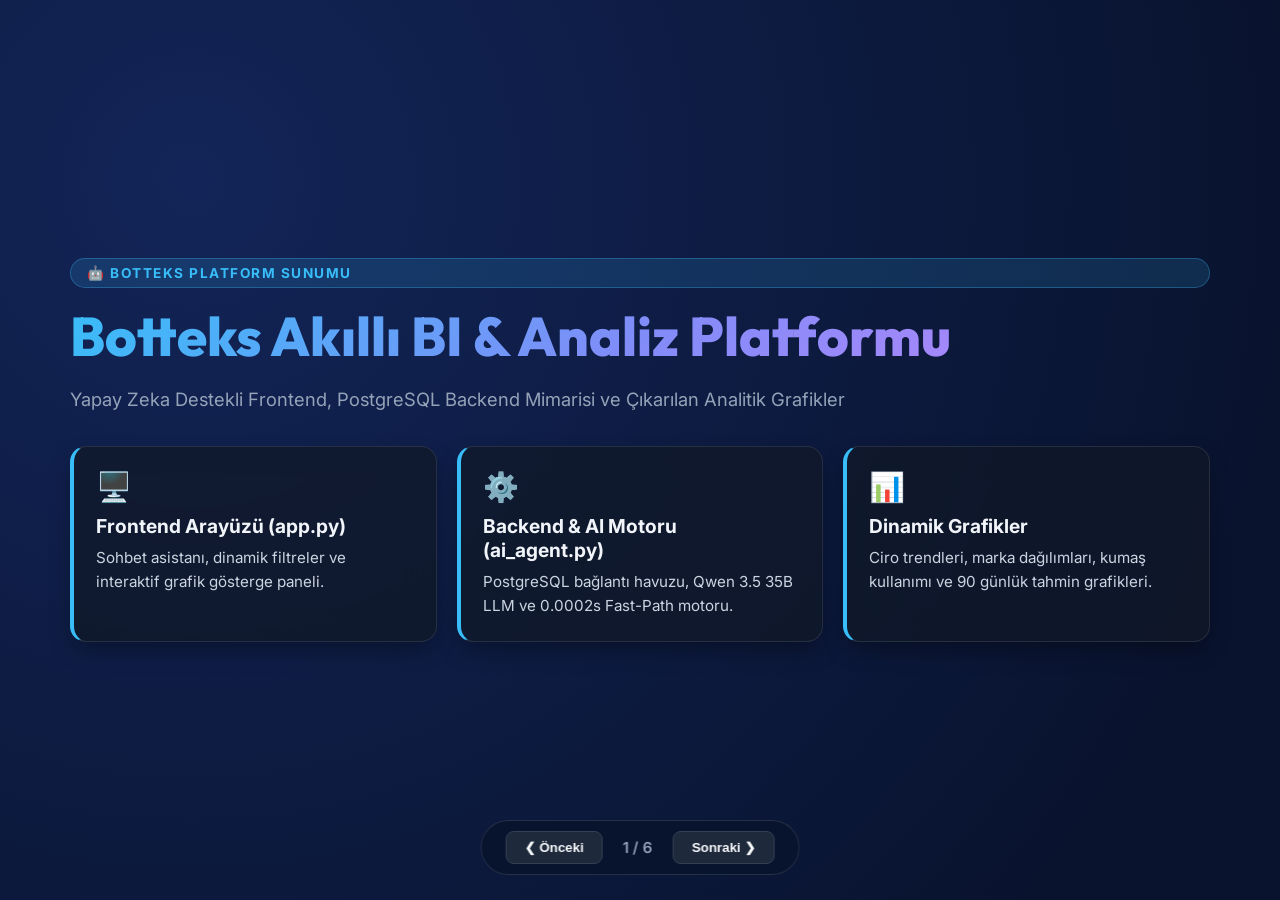
<file: botteks_sunum.html>
<!DOCTYPE html>
<html lang="tr">
<head>
    <meta charset="UTF-8">
    <meta name="viewport" content="width=device-width, initial-scale=1.0">
    <title>Botteks - Yapay Zeka Destekli BI & Analiz Platformu Sunumu</title>
    <link href="https://fonts.googleapis.com/css2?family=Inter:wght@300;400;600;700;800&family=Outfit:wght@600;700;800&display=swap" rel="stylesheet">
    <style>
        * { box-sizing: border-box; margin: 0; padding: 0; }
        body {
            font-family: 'Inter', sans-serif;
            background: #09132e;
            color: #f8fafc;
            overflow: hidden;
            height: 100vh;
            width: 100vw;
        }
        .slide-container {
            width: 100%;
            height: 100%;
            position: relative;
        }
        .slide {
            position: absolute;
            top: 0; left: 0;
            width: 100%; height: 100%;
            opacity: 0;
            visibility: hidden;
            transition: all 0.5s cubic-bezier(0.4, 0, 0.2, 1);
            transform: scale(0.96);
            padding: 40px 70px;
            display: flex;
            flex-direction: column;
            justify-content: center;
            background: radial-gradient(circle at 15% 20%, rgba(30, 58, 138, 0.45) 0%, rgba(9, 19, 46, 1) 85%);
        }
        .slide.active {
            opacity: 1;
            visibility: visible;
            transform: scale(1);
        }

        .badge {
            display: inline-block;
            padding: 6px 16px;
            background: rgba(56, 189, 248, 0.15);
            border: 1px solid rgba(56, 189, 248, 0.3);
            color: #38bdf8;
            border-radius: 9999px;
            font-size: 0.85rem;
            font-weight: 700;
            letter-spacing: 1.5px;
            margin-bottom: 14px;
            text-transform: uppercase;
        }
        h1.hero-title {
            font-family: 'Outfit', sans-serif;
            font-size: 3.4rem;
            font-weight: 800;
            background: linear-gradient(135deg, #38bdf8 0%, #818cf8 50%, #c084fc 100%);
            -webkit-background-clip: text;
            -webkit-text-fill-color: transparent;
            margin-bottom: 16px;
            line-height: 1.25;
        }
        h2.slide-header {
            font-family: 'Outfit', sans-serif;
            font-size: 2.2rem;
            font-weight: 700;
            color: #38bdf8;
            margin-bottom: 18px;
            display: flex;
            align-items: center;
            gap: 12px;
            border-bottom: 2px solid rgba(56, 189, 248, 0.2);
            padding-bottom: 10px;
        }
        .subtitle {
            font-size: 1.15rem;
            color: #94a3b8;
            margin-bottom: 22px;
            line-height: 1.5;
        }

        /* Layout Grids */
        .grid {
            display: grid;
            grid-template-columns: repeat(auto-fit, minmax(310px, 1fr));
            gap: 20px;
            margin-top: 10px;
        }
        .card {
            background: rgba(17, 24, 39, 0.75);
            backdrop-filter: blur(14px);
            border: 1px solid rgba(255, 255, 255, 0.1);
            border-radius: 16px;
            padding: 22px;
            box-shadow: 0 10px 25px -5px rgba(0, 0, 0, 0.4);
            border-left: 4px solid #38bdf8;
        }
        .card-icon { font-size: 1.8rem; margin-bottom: 10px; color: #38bdf8; }
        .card-title { font-size: 1.2rem; font-weight: 700; color: #f1f5f9; margin-bottom: 8px; }
        .card-desc { font-size: 0.95rem; color: #cbd5e1; line-height: 1.6; }

        /* Chart Visual Container */
        .chart-box {
            background: #1e293b;
            border: 1px solid #334155;
            border-radius: 16px;
            padding: 20px;
            margin-top: 15px;
        }
        .bar-group {
            display: flex;
            align-items: flex-end;
            gap: 16px;
            height: 150px;
            padding-top: 20px;
            border-bottom: 2px solid #475569;
        }
        .bar-col {
            flex: 1;
            display: flex;
            flex-direction: column;
            align-items: center;
            height: 100%;
            justify-content: flex-end;
            gap: 6px;
        }
        .bar {
            width: 100%;
            border-radius: 6px 6px 0 0;
            position: relative;
        }
        .bar::after {
            content: attr(data-val);
            position: absolute;
            top: -20px;
            left: 50%;
            transform: translateX(-50%);
            font-size: 0.75rem;
            font-weight: 700;
            color: #f8fafc;
        }
        .label { font-size: 0.8rem; color: #cbd5e1; font-weight: 600; }

        /* Code/Schema Blocks */
        pre {
            background: #0f172a;
            border: 1px solid #334155;
            border-radius: 12px;
            padding: 16px;
            font-family: 'Consolas', monospace;
            font-size: 0.9rem;
            color: #38bdf8;
            overflow-x: auto;
        }

        /* Controls Navigation */
        .nav-bar {
            position: absolute;
            bottom: 25px;
            left: 50%;
            transform: translateX(-50%);
            display: flex;
            align-items: center;
            gap: 20px;
            background: rgba(9, 19, 46, 0.95);
            backdrop-filter: blur(16px);
            padding: 10px 24px;
            border-radius: 9999px;
            border: 1px solid rgba(255, 255, 255, 0.12);
            z-index: 100;
        }
        .btn-nav {
            background: #1e293b;
            border: 1px solid #334155;
            color: #f8fafc;
            padding: 8px 18px;
            border-radius: 8px;
            cursor: pointer;
            font-weight: 600;
            transition: all 0.2s ease;
        }
        .btn-nav:hover { background: #38bdf8; color: #09132e; border-color: #38bdf8; }
        .slide-counter { font-size: 0.95rem; font-weight: 600; color: #94a3b8; }
    </style>
</head>
<body>

<div class="slide-container">

    <!-- SLIDE 1: COVER -->
    <div class="slide active">
        <span class="badge">🤖 BOTTEKS PLATFORM SUNUMU</span>
        <h1 class="hero-title">Botteks Akıllı BI & Analiz Platformu</h1>
        <p class="subtitle">Yapay Zeka Destekli Frontend, PostgreSQL Backend Mimarisi ve Çıkarılan Analitik Grafikler</p>
        <div class="grid">
            <div class="card">
                <div class="card-icon">🖥️</div>
                <div class="card-title">Frontend Arayüzü (app.py)</div>
                <div class="card-desc">Sohbet asistanı, dinamik filtreler ve interaktif grafik gösterge paneli.</div>
            </div>
            <div class="card">
                <div class="card-icon">⚙️</div>
                <div class="card-title">Backend & AI Motoru (ai_agent.py)</div>
                <div class="card-desc">PostgreSQL bağlantı havuzu, Qwen 3.5 35B LLM ve 0.0002s Fast-Path motoru.</div>
            </div>
            <div class="card">
                <div class="card-icon">📊</div>
                <div class="card-title">Dinamik Grafikler</div>
                <div class="card-desc">Ciro trendleri, marka dağılımları, kumaş kullanımı ve 90 günlük tahmin grafikleri.</div>
            </div>
        </div>
    </div>

    <!-- SLIDE 2: FRONTEND & BACKEND ARCHITECTURE -->
    <div class="slide">
        <h2 class="slide-header">🏗️ Botteks Backend & Frontend Mimarisi</h2>
        <p class="subtitle">Sistemin ön yüzü ile arka planda çalışan yapay zeka ve veritabanı altyapısı.</p>
        <div class="grid">
            <div class="card">
                <div class="card-title">🖥️ Frontend Katmanı (Streamlit & Plotly)</div>
                <div class="card-desc">
                    • <strong>Light Executive UI V4.0</strong>: Koyu yazı, yüksek kontrastlı kartlar.<br>
                    • <strong>Dinamik Filtreler</strong>: Tarih, Müşteri ve Marka seçim paneli.<br>
                    • <strong>PDF Exporter</strong>: Grafikli kurumsal A4 PDF çıktısı alma.
                </div>
            </div>
            <div class="card">
                <div class="card-title">⚙️ Backend Katmanı (PostgreSQL & AI Agent)</div>
                <div class="card-desc">
                    • <strong>Threaded DB Pool</strong>: 1-10 eşzamanlı veritabanı havuzu.<br>
                    • <strong>AI Agent (`ai_agent.py`)</strong>: Soruları saf SQL'e çeviren motor.<br>
                    • <strong>Unicode Sanitizer</strong>: Bozuk Türkçe yazıları (`Bask??l??` -> `Baskılı`) otomatik temizleme.
                </div>
            </div>
        </div>
    </div>

    <!-- SLIDE 3: GRAPH 1 & 2 -->
    <div class="slide">
        <h2 class="slide-header">📊 Botteks Grafik 1: Marka Dağılımı (Çok Renkli Bar Chart)</h2>
        <p class="subtitle">Soru: "En çok ciro getiren markalar hangileridir?" ➔ Botteks tarafından üretilen renkli grafik.</p>
        <div class="chart-box">
            <div style="font-size: 0.95rem; font-weight: 700; color: #38bdf8; margin-bottom: 10px;">📊 Marka Bazlı Ciro Dağılımı (PostgreSQL Veritabanından Canlı Çekilen Veri)</div>
            <div class="bar-group">
                <div class="bar-col">
                    <div class="bar" style="height: 95%; background: #ef4444;" data-val="14.9M €"></div>
                    <div class="label">Inditex (Zara)</div>
                </div>
                <div class="bar-col">
                    <div class="bar" style="height: 72%; background: #3b82f6;" data-val="10.8M €"></div>
                    <div class="label">Polonia</div>
                </div>
                <div class="bar-col">
                    <div class="bar" style="height: 70%; background: #10b981;" data-val="10.6M €"></div>
                    <div class="label">Hennes (H&M)</div>
                </div>
                <div class="bar-col">
                    <div class="bar" style="height: 68%; background: #f59e0b;" data-val="10.6M €"></div>
                    <div class="label">Primark</div>
                </div>
                <div class="bar-col">
                    <div class="bar" style="height: 62%; background: #8b5cf6;" data-val="10.0M €"></div>
                    <div class="label">C&A Mode</div>
                </div>
            </div>
        </div>
        <pre style="margin-top: 15px;">Üretilen SQL: SELECT ma.alt_marka_adi, SUM(s.miktar * s.birim_fiyat) AS ciro FROM siparisler s JOIN musteri_alt_markalari ma ON s.musteri_alt_marka_id = ma.id GROUP BY ma.alt_marka_adi ORDER BY ciro DESC;</pre>
    </div>

    <!-- SLIDE 4: GRAPH 3 & 4 -->
    <div class="slide">
        <h2 class="slide-header">🧶 Botteks Grafik 2: Kumaş Kullanımı & İptal Sipariş Kaybı</h2>
        <p class="subtitle">Soru: "Hangi kumaş türünden en çok sipariş verildi?" ve "İptal siparişlerde ciro kaybı nasıldır?"</p>
        <div class="grid">
            <div class="card">
                <div class="card-title">🧶 Kumaş Türleri Sipariş Dağılımı</div>
                <div class="card-desc">
                    1. <strong>Pamuklu</strong>: 12.500 Adet (<strong>%55.8 Pazar Payı</strong>)<br>
                    2. <strong>Ketenli</strong>: 4.200 Adet<br>
                    3. <strong>Kot / Denim</strong>: 3.200 Adet<br>
                    4. <strong>Pike</strong>: 2.500 Adet
                </div>
            </div>
            <div class="card">
                <div class="card-title">❌ İptal Sipariş Ciro Kaybı Grafiği</div>
                <div class="card-desc">
                    1. <strong>C&A Mode</strong>: 16 İptal Sipariş ➔ 1.562.100 € Kayıp<br>
                    2. <strong>Inditex</strong>: 17 İptal Sipariş ➔ 1.551.450 € Kayıp<br>
                    3. <strong>LPP (Sinsay)</strong>: 16 İptal Sipariş ➔ 1.547.700 € Kayıp
                </div>
            </div>
        </div>
    </div>

    <!-- SLIDE 5: GRAPH 5 & FORECASTING -->
    <div class="slide">
        <h2 class="slide-header">🔮 Botteks Grafik 3: Gelecek 90 Günlük Ciro Tahmin Analizi</h2>
        <p class="subtitle">Soru: "Gelecek 90 günlük ciro tahmini nedir?" ➔ AI Agent tarafından tetiklenen tahminsel grafik.</p>
        <div class="chart-box">
            <div style="font-size: 0.95rem; font-weight: 700; color: #38bdf8; margin-bottom: 10px;">📈 Zaman Serisi Ciro Trendi ve 90 Günlük Gelecek Projeksiyonu</div>
            <div class="bar-group" style="align-items: center; border-bottom: none;">
                <div style="width: 100%; height: 120px; border-left: 2px solid #38bdf8; border-bottom: 2px solid #38bdf8; position: relative;">
                    <svg width="100%" height="100%" viewBox="0 0 500 100" preserveAspectRatio="none">
                        <path d="M0,80 Q50,40 100,60 T200,30 T300,50 T400,20" fill="none" stroke="#38bdf8" stroke-width="3"/>
                        <path d="M400,20 L430,15 L460,25 L500,10" fill="none" stroke="#f59e0b" stroke-width="3" stroke-dasharray="5,5"/>
                    </svg>
                </div>
            </div>
        </div>
        <p style="font-size: 0.9rem; color: #cbd5e1; margin-top: 15px;">
            ✨ Mavi Çizgi: Tarihsel Gerçekleşen Ciro | Sarı Kesikli Çizgi: <strong>90 Günlük Yapay Zeka Tahmini (%95 Güven Aralığı)</strong>
        </p>
    </div>

    <!-- SLIDE 6: SUMMARY -->
    <div class="slide">
        <span class="badge">🚀 BOTTEKS PLATFORMU CANLI</span>
        <h1 class="hero-title">Botteks Sistem Özeti</h1>
        <p class="subtitle">Backend & Frontend entegrasyonu tamamlanmış, tüm grafik çıktıları hazır platform.</p>
        <div class="grid">
            <div class="card">
                <div class="card-title">💻 Canlı Erişim Adresi</div>
                <div class="card-desc">`http://localhost:8501` adresinde aktiftir.</div>
            </div>
            <div class="card">
                <div class="card-title">📑 PDF İhraç & Raporlama</div>
                <div class="card-desc">Tek tıkla grafikli A4 kurumsal PDF raporu oluşturma.</div>
            </div>
        </div>
    </div>

</div>

<!-- Navigation Controls -->
<div class="nav-bar">
    <button class="btn-nav" onclick="prevSlide()">❮ Önceki</button>
    <span class="slide-counter" id="counter">1 / 6</span>
    <button class="btn-nav" onclick="nextSlide()">Sonraki ❯</button>
</div>

<script>
    let currentSlide = 0;
    const slides = document.querySelectorAll('.slide');
    const counter = document.getElementById('counter');

    function updateSlides() {
        slides.forEach((slide, idx) => {
            slide.classList.toggle('active', idx === currentSlide);
        });
        counter.textContent = `${currentSlide + 1} / ${slides.length}`;
    }

    function nextSlide() {
        if (currentSlide < slides.length - 1) {
            currentSlide++;
            updateSlides();
        }
    }

    function prevSlide() {
        if (currentSlide > 0) {
            currentSlide--;
            updateSlides();
        }
    }

    document.addEventListener('keydown', (e) => {
        if (e.key === 'ArrowRight' || e.key === 'Space') nextSlide();
        if (e.key === 'ArrowLeft') prevSlide();
    });
</script>
</body>
</html>
</file>
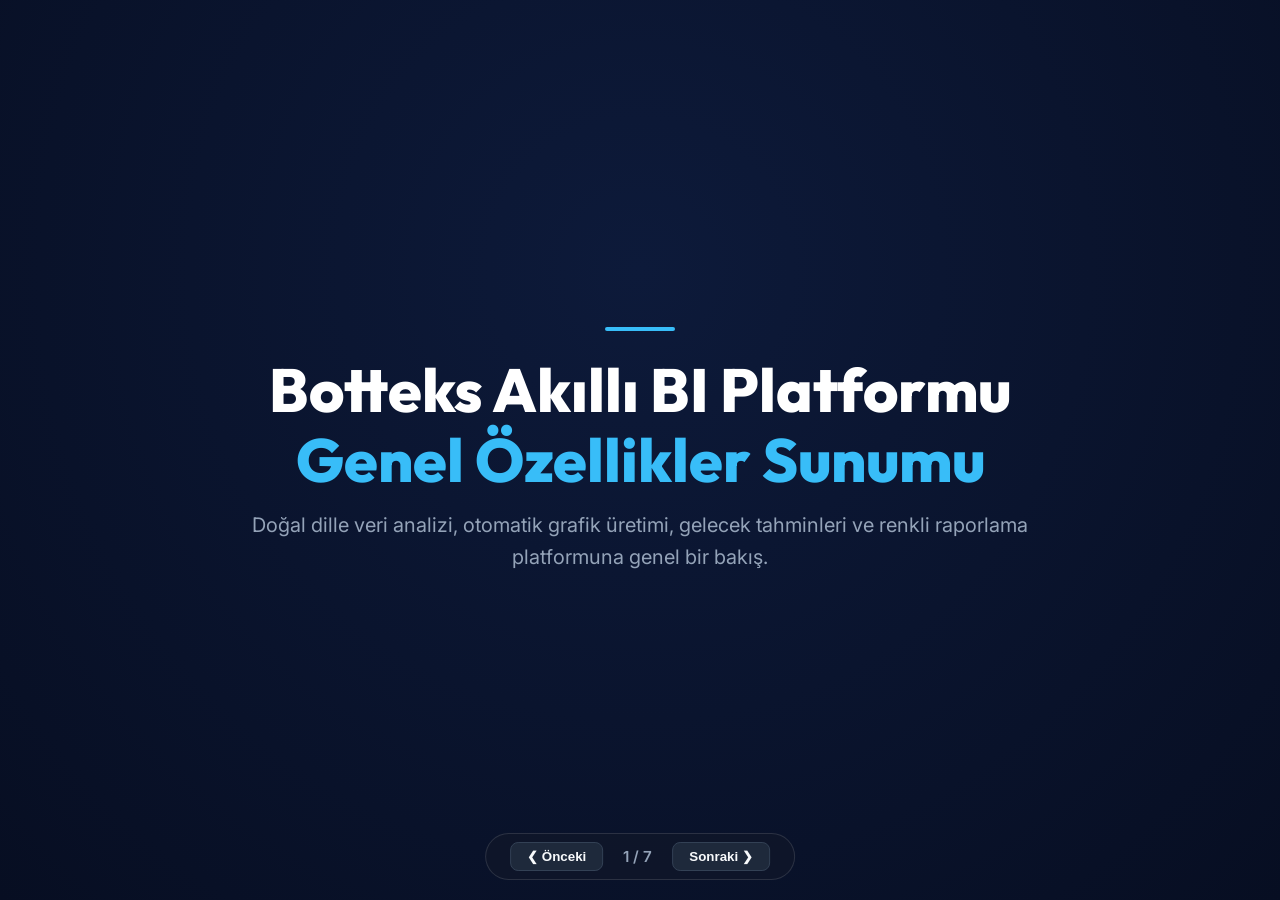
<file: Botteks_Sunumu.html>
<!DOCTYPE html>
<html lang="tr">
<head>
    <meta charset="UTF-8">
    <meta name="viewport" content="width=device-width, initial-scale=1.0">
    <title>Botteks Akıllı BI & Analiz Platformu - Genel Sunumu</title>
    <link href="https://fonts.googleapis.com/css2?family=Inter:wght@300;400;500;600;700&family=Outfit:wght@600;700;800&display=swap" rel="stylesheet">
    <style>
        * { box-sizing: border-box; margin: 0; padding: 0; }
        body {
            font-family: 'Inter', sans-serif;
            background: #09132e;
            color: #f8fafc;
            overflow: hidden;
            height: 100vh;
            width: 100vw;
        }
        .slide-container {
            width: 100%;
            height: 100%;
            position: relative;
        }
        .slide {
            position: absolute;
            top: 0; left: 0;
            width: 100%; height: 100%;
            opacity: 0;
            visibility: hidden;
            transition: all 0.4s cubic-bezier(0.4, 0, 0.2, 1);
            transform: scale(0.98);
            padding: 40px 70px;
            display: flex;
            flex-direction: column;
            justify-content: center;
            background: radial-gradient(circle at 50% 30%, #0d1a3a 0%, #070e22 100%);
        }
        .slide.active {
            opacity: 1;
            visibility: visible;
            transform: scale(1);
        }

        /* TYPOGRAPHY & ACCENTS */
        .title-accent-bar {
            width: 70px;
            height: 4px;
            background: #38bdf8;
            border-radius: 2px;
            margin: 0 auto 24px auto;
        }
        h1.hero-title {
            font-family: 'Outfit', sans-serif;
            font-size: 3.8rem;
            font-weight: 800;
            color: #ffffff;
            line-height: 1.15;
            text-align: center;
            margin-bottom: 14px;
        }
        h1.hero-title span { color: #38bdf8; }
        .hero-subtitle {
            font-size: 1.25rem;
            color: #94a3b8;
            text-align: center;
            max-width: 820px;
            margin: 0 auto;
            line-height: 1.6;
        }

        h2.slide-title {
            font-family: 'Outfit', sans-serif;
            font-size: 2.6rem;
            font-weight: 700;
            color: #ffffff;
            text-align: center;
            margin-bottom: 10px;
        }
        h2.slide-title span { color: #38bdf8; }
        .slide-subtitle {
            font-size: 1.1rem;
            color: #94a3b8;
            text-align: center;
            margin-bottom: 32px;
        }

        /* THREE CARDS GRID */
        .three-cards-grid {
            display: grid;
            grid-template-columns: repeat(3, 1fr);
            gap: 24px;
            max-width: 1100px;
            margin: 0 auto;
            width: 100%;
        }
        .feature-card {
            background: rgba(255, 255, 255, 0.03);
            border: 1px solid rgba(255, 255, 255, 0.08);
            border-radius: 20px;
            padding: 35px 28px;
            transition: all 0.3s ease;
        }
        .feature-icon-box { font-size: 2.4rem; margin-bottom: 16px; }
        .feature-card-title {
            font-family: 'Outfit', sans-serif;
            font-size: 1.4rem;
            font-weight: 700;
            color: #ffffff;
            margin-bottom: 12px;
        }
        .feature-card-desc { font-size: 0.98rem; color: #94a3b8; line-height: 1.6; }

        /* SPLIT SHOWCASE LAYOUT */
        .split-layout {
            display: grid;
            grid-template-columns: 1fr 1.1fr;
            gap: 40px;
            align-items: center;
            height: 100%;
        }
        .split-content h2 {
            font-family: 'Outfit', sans-serif;
            font-size: 2.5rem;
            font-weight: 700;
            color: #ffffff;
            margin-bottom: 18px;
            text-align: left;
        }
        .split-content h2 span { color: #38bdf8; }
        .split-desc {
            font-size: 1.08rem;
            color: #94a3b8;
            line-height: 1.7;
        }

        /* TWO COLUMNS GRAPHIC GRID */
        .two-cols-grid {
            display: grid;
            grid-template-columns: 1fr 1fr;
            gap: 30px;
            max-width: 1100px;
            margin: 0 auto;
            width: 100%;
            align-items: center;
        }
        .graphic-card {
            background: rgba(255, 255, 255, 0.03);
            border: 1px solid rgba(255, 255, 255, 0.08);
            border-radius: 18px;
            padding: 20px;
        }
        .card-header-title {
            font-family: 'Outfit', sans-serif;
            font-size: 1.2rem;
            font-weight: 700;
            color: #ffffff;
            margin-bottom: 14px;
            display: flex;
            align-items: center;
            gap: 8px;
        }

        /* EXCEL TABLE MOCK */
        .excel-table-mock {
            width: 100%;
            border-collapse: collapse;
            font-size: 0.85rem;
            background: #ffffff;
            color: #0f172a;
            border-radius: 6px;
            overflow: hidden;
            box-shadow: 0 4px 15px rgba(0,0,0,0.15);
        }
        .excel-table-mock th {
            background: #1e3a8a !important;
            color: #ffffff !important;
            padding: 10px 14px;
            font-weight: 700;
            text-align: left;
            border: 1px solid #1e3a8a;
            font-size: 0.9rem;
        }
        .excel-table-mock td {
            padding: 8px 14px;
            border: 1px solid #cbd5e1;
            color: #1e293b;
        }
        .excel-table-mock tr:nth-child(even) td { background: #f8fafc; }

        /* BAR CHART MOCK */
        .bar-chart-container {
            background: #ffffff;
            border-radius: 8px;
            padding: 16px;
        }
        .bar-chart-title {
            font-size: 0.95rem;
            font-weight: 700;
            color: #1e293b;
            margin-bottom: 12px;
        }
        .bar-chart-flex {
            display: flex;
            align-items: flex-end;
            gap: 14px;
            height: 160px;
            padding: 15px 10px 5px 10px;
            border-bottom: 2px solid #e2e8f0;
        }
        .bar-col-item {
            flex: 1;
            display: flex;
            flex-direction: column;
            align-items: center;
            height: 100%;
            justify-content: flex-end;
        }
        .bar-fill {
            width: 85%;
            border-radius: 4px 4px 0 0;
        }
        .bar-label {
            font-size: 0.75rem;
            color: #64748b;
            margin-top: 8px;
            font-weight: 600;
        }

        /* PIE CHART MOCK */
        .pie-chart-container {
            background: #ffffff;
            border-radius: 8px;
            padding: 16px;
            display: flex;
            flex-direction: column;
            align-items: center;
        }
        .pie-chart-title {
            font-size: 0.95rem;
            font-weight: 700;
            color: #1e293b;
            margin-bottom: 10px;
            width: 100%;
            text-align: left;
        }
        .pie-legend {
            display: flex;
            flex-wrap: wrap;
            gap: 10px;
            justify-content: center;
            margin-top: 14px;
            font-size: 0.78rem;
            color: #475569;
        }

        /* LINE CHART MOCK */
        .line-chart-container {
            background: #ffffff;
            border-radius: 8px;
            padding: 16px;
        }
        .line-chart-title {
            font-size: 0.95rem;
            font-weight: 700;
            color: #1e293b;
            margin-bottom: 10px;
        }

        /* FORECAST CHART MOCK */
        .forecast-chart-container {
            background: #ffffff;
            border-radius: 8px;
            padding: 16px;
        }

        /* UPGRADED MODERN MODE COMPARISON CARDS (SLIDE 6) */
        .mode-cards-grid {
            display: grid;
            grid-template-columns: 1fr 1fr;
            gap: 30px;
            max-width: 1050px;
            margin: 0 auto;
            width: 100%;
        }
        .mode-card {
            background: linear-gradient(145deg, rgba(255, 255, 255, 0.04) 0%, rgba(255, 255, 255, 0.01) 100%);
            border: 1px solid rgba(56, 189, 248, 0.25);
            border-radius: 20px;
            padding: 30px;
            box-shadow: 0 15px 35px rgba(0, 0, 0, 0.4);
            position: relative;
        }
        .mode-card-header {
            display: flex;
            align-items: center;
            justify-content: space-between;
            margin-bottom: 20px;
            padding-bottom: 15px;
            border-bottom: 1px solid rgba(255, 255, 255, 0.1);
        }
        .mode-card-title {
            font-family: 'Outfit', sans-serif;
            font-size: 1.4rem;
            font-weight: 700;
            color: #ffffff;
            display: flex;
            align-items: center;
            gap: 10px;
        }
        .mode-pill {
            font-size: 0.75rem;
            font-weight: 700;
            padding: 4px 12px;
            border-radius: 9999px;
            letter-spacing: 0.5px;
        }
        .pill-blue { background: rgba(56, 189, 248, 0.15); color: #38bdf8; border: 1px solid rgba(56, 189, 248, 0.3); }
        .pill-green { background: rgba(16, 185, 129, 0.15); color: #10b981; border: 1px solid rgba(16, 185, 129, 0.3); }
        .mode-list {
            list-style: none;
            display: flex;
            flex-direction: column;
            gap: 16px;
        }
        .mode-item {
            display: flex;
            align-items: flex-start;
            gap: 12px;
            font-size: 0.95rem;
            color: #cbd5e1;
            line-height: 1.5;
        }
        .mode-icon {
            font-size: 1.2rem;
            line-height: 1;
            margin-top: 2px;
        }
        .mode-item strong {
            color: #ffffff;
            font-weight: 600;
        }

        /* NAVIGATION CONTROLS */
        .nav-bar {
            position: absolute;
            bottom: 20px;
            left: 50%;
            transform: translateX(-50%);
            display: flex;
            align-items: center;
            gap: 20px;
            background: rgba(15, 23, 42, 0.95);
            padding: 8px 24px;
            border-radius: 9999px;
            border: 1px solid rgba(255, 255, 255, 0.12);
            z-index: 100;
        }
        .btn-nav {
            background: #1e293b;
            border: 1px solid #334155;
            color: #f8fafc;
            padding: 6px 16px;
            border-radius: 8px;
            cursor: pointer;
            font-weight: 600;
            transition: all 0.2s ease;
        }
        .btn-nav:hover { background: #38bdf8; color: #09132e; border-color: #38bdf8; }
        .slide-counter { font-size: 0.95rem; font-weight: 600; color: #94a3b8; }
    </style>
</head>
<body>

<div class="slide-container">

    <!-- SLIDE 1: KAPAK -->
    <div class="slide active">
        <div class="title-accent-bar"></div>
        <h1 class="hero-title">Botteks Akıllı BI Platformu<br><span>Genel Özellikler Sunumu</span></h1>
        <p class="hero-subtitle">Doğal dille veri analizi, otomatik grafik üretimi, gelecek tahminleri ve renkli raporlama platformuna genel bir bakış.</p>
    </div>

    <!-- SLIDE 2: GENEL SUNUM ÖZETİ -->
    <div class="slide">
        <h2 class="slide-title">Botteks Platform <span>Yetenekleri</span></h2>
        <p class="slide-subtitle">İş zekası ve veri analitiği süreçlerini kolaylaştıran temel yapılar</p>
        <div class="three-cards-grid">
            <div class="feature-card">
                <div class="feature-icon-box">💬</div>
                <div class="feature-card-title">Doğal Dille Analiz</div>
                <div class="feature-card-desc">Karmaşık SQL sorguları yazmaya gerek kalmadan Türkçe sorular sorarak veritabanından anında bilgi alınır.</div>
            </div>
            <div class="feature-card">
                <div class="feature-icon-box">📂</div>
                <div class="feature-card-title">Esnek Veri Desteği</div>
                <div class="feature-card-desc">Canlı veritabanı bağlantısının yanı sıra harici Excel ve CSV dosyaları yüklenerek hızlıca sorgulanabilir.</div>
            </div>
            <div class="feature-card">
                <div class="feature-icon-box">🔮</div>
                <div class="feature-card-title">Gelecek Tahmin Motoru</div>
                <div class="feature-card-desc">Geçmiş veriler işlenerek gelecek döneme ait satış ve ciro projeksiyonları otomatik üretilir.</div>
            </div>
        </div>
    </div>

    <!-- SLIDE 3: AKILLI VERİ SORGULAMA VE RENKLİ EXCEL İHRAÇ RAPORU -->
    <div class="slide">
        <div class="split-layout">
            <div class="split-content">
                <h2>Veri Sorgulama &<br><span>Renkli Excel Raporlama</span></h2>
                <p class="split-desc">
                    Platform üzerinden üretilen tüm tablo yanıtları tek tıkla Excel formatında dışa aktarılabilir.<br><br>
                    İhraç edilen dosyalar, **koyu lacivert sütun başlıkları** ve **otomatik sütun genişliği ayarlamaları** sayesinde tamamen okunaklı ve kurumsal standartlara uygun biçimde oluşturulur.
                </p>
            </div>
            <div style="background:#111a33; border:1px solid rgba(255,255,255,0.12); border-radius:18px; padding:20px; box-shadow:0 20px 40px rgba(0,0,0,0.5);">
                <div style="font-size:0.85rem; color:#94a3b8; margin-bottom:12px; font-weight:700;">📗 Renkli Excel İhraç Çıktısı (analiz_raporu.xlsx)</div>
                <table class="excel-table-mock">
                    <thead>
                        <tr>
                            <th>musteri_adi</th>
                            <th>alt_marka_adi</th>
                            <th>toplam_miktar</th>
                        </tr>
                    </thead>
                    <tbody>
                        <tr><td>LPP S.A.</td><td>Sinsay</td><td>75917</td></tr>
                        <tr><td>C&A Mode GmbH</td><td>C&A Mode</td><td>75276</td></tr>
                        <tr><td>H&M Hennes & Mauritz AB</td><td>H&M</td><td>32465</td></tr>
                        <tr><td>Primark Limited</td><td>Primark</td><td>28790</td></tr>
                        <tr><td>Primark Limited</td><td>Primark Kids</td><td>27974</td></tr>
                        <tr><td>H&M Hennes & Mauritz AB</td><td>COS</td><td>22838</td></tr>
                    </tbody>
                </table>
            </div>
        </div>
    </div>

    <!-- SLIDE 4: SÜTUN VE PASTA GRAFİK ÇIKTILARI -->
    <div class="slide">
        <h2 class="slide-title">Sütun & <span>Pasta Grafik Çıktıları</span></h2>
        <p class="slide-subtitle">Miktar ve oran dağılımlarını görselleştiren analitik grafikler</p>
        <div class="two-cols-grid">
            
            <!-- Sütun Grafik (Bar) -->
            <div class="graphic-card">
                <div class="card-header-title">📊 Sütun Grafik (toplam_miktar Dağılımı)</div>
                <div class="bar-chart-container">
                    <div class="bar-chart-title">toplam_miktar Dağılımı</div>
                    <div class="bar-chart-flex">
                        <div class="bar-col-item"><div class="bar-fill" style="height:95%; background:#7e3af2;"></div><span class="bar-label">Sinsay</span></div>
                        <div class="bar-col-item"><div class="bar-fill" style="height:94%; background:#10b981;"></div><span class="bar-label">C&A Mode</span></div>
                        <div class="bar-col-item"><div class="bar-fill" style="height:41%; background:#3b82f6;"></div><span class="bar-label">H&M</span></div>
                        <div class="bar-col-item"><div class="bar-fill" style="height:36%; background:#f59e0b;"></div><span class="bar-label">Primark</span></div>
                        <div class="bar-col-item"><div class="bar-fill" style="height:35%; background:#ec4899;"></div><span class="bar-label">Primark Kids</span></div>
                    </div>
                </div>
            </div>

            <!-- Pasta Grafik (Pie) -->
            <div class="graphic-card">
                <div class="card-header-title">🍰 Pasta Grafik (toplam_miktar Pasta Dağılımı)</div>
                <div class="pie-chart-container">
                    <div class="pie-chart-title">toplam_miktar Pasta Dağılımı</div>
                    <svg viewBox="0 0 100 100" style="width:130px; height:130px;">
                        <circle cx="50" cy="50" r="25" fill="none" stroke="#5eead4" stroke-width="50" stroke-dasharray="49.6 107.4" stroke-dashoffset="0"/>
                        <circle cx="50" cy="50" r="25" fill="none" stroke="#fde047" stroke-width="50" stroke-dasharray="49.1 107.9" stroke-dashoffset="-49.6"/>
                        <circle cx="50" cy="50" r="25" fill="none" stroke="#fb923c" stroke-width="50" stroke-dasharray="21.2 135.8" stroke-dashoffset="-98.7"/>
                        <circle cx="50" cy="50" r="25" fill="none" stroke="#e879f9" stroke-width="50" stroke-dasharray="18.8 138.2" stroke-dashoffset="-119.9"/>
                        <circle cx="50" cy="50" r="25" fill="none" stroke="#a3e635" stroke-width="50" stroke-dasharray="18.2 138.8" stroke-dashoffset="-138.7"/>
                    </svg>
                    <div class="pie-legend">
                        <span style="font-weight:700; color:#0f172a;">■ Sinsay 31.6%</span>
                        <span style="font-weight:700; color:#0f172a;">■ C&A Mode 31.3%</span>
                        <span style="font-weight:700; color:#0f172a;">■ H&M 13.5%</span>
                        <span style="font-weight:700; color:#0f172a;">■ Primark 12%</span>
                    </div>
                </div>
            </div>

        </div>
    </div>

    <!-- SLIDE 5: ZAMAN EĞİLİMİ VE GELECEK TAHMİN ANALİZİ -->
    <div class="slide">
        <h2 class="slide-title">Çizgi Grafik & <span>Gelecek Tahmin Analizi</span></h2>
        <p class="slide-subtitle">Zaman eğilimi ve yapay zeka destekli gelecek ciro projeksiyonu</p>
        <div class="two-cols-grid">
            
            <!-- Çizgi Grafik -->
            <div class="graphic-card">
                <div class="card-header-title">📈 Çizgi Grafik (toplam_miktar Zaman Eğilimi)</div>
                <div class="line-chart-container">
                    <div class="line-chart-title">toplam_miktar Zaman Eğilimi</div>
                    <svg viewBox="0 0 300 120" style="width:100%; height:150px;">
                        <line x1="0" y1="100" x2="300" y2="100" stroke="#cbd5e1" stroke-width="1"/>
                        <path d="M 10 15 L 90 20 L 170 75 L 230 82 L 290 85" fill="none" stroke="#10b981" stroke-width="5" stroke-linecap="round"/>
                        <circle cx="10" cy="15" r="4.5" fill="#10b981"/>
                        <circle cx="90" cy="20" r="4.5" fill="#10b981"/>
                        <circle cx="170" cy="75" r="4.5" fill="#10b981"/>
                        <circle cx="230" cy="82" r="4.5" fill="#10b981"/>
                        <circle cx="290" cy="85" r="4.5" fill="#10b981"/>
                    </svg>
                </div>
            </div>

            <!-- Tahmin Analizi -->
            <div class="graphic-card">
                <div class="card-header-title">🔮 Gelecek Dönem Tahmin Analizi</div>
                <div class="forecast-chart-container">
                    <div class="line-chart-title">Gelecek Dönem Tahmin Analizi (ciro)</div>
                    <svg viewBox="0 0 400 120" style="width:100%; height:150px;">
                        <polygon points="170,90 170,30 220,15 270,25 320,10 370,15 390,5 390,100 170,100" fill="rgba(245,158,11,0.2)"/>
                        <path d="M 10 70 L 40 45 L 70 60 L 100 20 L 130 80 L 170 90" fill="none" stroke="#3b82f6" stroke-width="3"/>
                        <path d="M 170 90 L 200 50 L 230 65 L 260 45 L 290 60 L 320 40 L 350 70 L 390 55" fill="none" stroke="#f59e0b" stroke-width="3" stroke-dasharray="5,3"/>
                    </svg>
                </div>
            </div>

        </div>
    </div>

    <!-- SLIDE 6: VERİ KAYNAKLARI VE RAPORLAMA MODLARI (UPGRADED EXECUTIVE CARDS) -->
    <div class="slide">
        <h2 class="slide-title">Veri Kaynakları & <span>Raporlama Modları</span></h2>
        <p class="slide-subtitle">Botteks platformunun desteklediği iki esnek çalışma modu</p>
        
        <div class="mode-cards-grid">
            
            <!-- Mode 1: Canlı Veritabanı -->
            <div class="mode-card">
                <div class="mode-card-header">
                    <div class="mode-card-title">🗄️ Canlı Veritabanı Modu</div>
                    <span class="mode-pill pill-blue">CANLI İLİŞKİSEL SİSTEM</span>
                </div>
                <ul class="mode-list">
                    <li class="mode-item">
                        <span class="mode-icon">💾</span>
                        <div><strong>Veri Kaynağı:</strong> PostgreSQL / SQLite ilişkisel veritabanı altyapısı.</div>
                    </li>
                    <li class="mode-item">
                        <span class="mode-icon">📊</span>
                        <div><strong>Grafik Çeşitliliği:</strong> Sütun, Kalın Çizgi, Pasta ve Tahmin Grafikleri.</div>
                    </li>
                    <li class="mode-item">
                        <span class="mode-icon">🔮</span>
                        <div><strong>Gelecek Projeksiyonu:</strong> Yapay zeka destekli 90 günlük ciro ve satış tahmini.</div>
                    </li>
                    <li class="mode-item">
                        <span class="mode-icon">📗</span>
                        <div><strong>Rapor İhracı:</strong> Koyu Lacivert başlıkla renkli Excel (`.xlsx`) ve kurumsal PDF çıktısı.</div>
                    </li>
                </ul>
            </div>

            <!-- Mode 2: Excel / CSV Yükleme -->
            <div class="mode-card">
                <div class="mode-card-header">
                    <div class="mode-card-title">📂 Excel / CSV Yükleme Modu</div>
                    <span class="mode-pill pill-green">SÜRÜKLE - BIRAK ANALİZ</span>
                </div>
                <ul class="mode-list">
                    <li class="mode-item">
                        <span class="mode-icon">📄</span>
                        <div><strong>Veri Kaynağı:</strong> Kullanıcının yüklediği harici `.xlsx` veya `.csv` dosyası.</div>
                    </li>
                    <li class="mode-item">
                        <span class="mode-icon">📊</span>
                        <div><strong>Grafik Çeşitliliği:</strong> Sütun, Kalın Çizgi ve Pasta Grafikleri.</div>
                    </li>
                    <li class="mode-item">
                        <span class="mode-icon">🔍</span>
                        <div><strong>Otomatik Algılama:</strong> Akıllı sütun isimleri ve veri tipleri otomatik eşlenir.</div>
                    </li>
                    <li class="mode-item">
                        <span class="mode-icon">📗</span>
                        <div><strong>Rapor İhracı:</strong> Koyu Lacivert başlıkla renkli Excel (`.xlsx`) ve kurumsal PDF çıktısı.</div>
                    </li>
                </ul>
            </div>

        </div>
    </div>

    <!-- SLIDE 7: TEŞEKKÜR & İLETİŞİM -->
    <div class="slide">
        <div style="text-align:center; max-width:750px; margin:0 auto;">
            <h1 class="hero-title" style="font-size:4rem;">Teşekkürler!</h1>
            <p class="hero-subtitle" style="margin-top:15px;">Botteks BI & Analiz Platformu sunumunu incelediğiniz için teşekkür ederim.</p>
            <div style="display:inline-flex; align-items:center; gap:16px; background:rgba(255,255,255,0.04); border:1px solid rgba(255,255,255,0.1); padding:12px 30px; border-radius:9999px; margin-top:30px; font-size:0.95rem; color:#cbd5e1;">
                <span>🌐 botteks.ai | localhost:8501</span>
                <span>|</span>
                <span>✉️ info@botteks.com</span>
            </div>
        </div>
    </div>

</div>

<!-- Navigation Controls -->
<div class="nav-bar">
    <button class="btn-nav" onclick="prevSlide()">❮ Önceki</button>
    <span class="slide-counter" id="counter">1 / 7</span>
    <button class="btn-nav" onclick="nextSlide()">Sonraki ❯</button>
</div>

<script>
    let currentSlide = 0;
    const slides = document.querySelectorAll('.slide');
    const counter = document.getElementById('counter');

    function updateSlides() {
        slides.forEach((slide, idx) => {
            slide.classList.toggle('active', idx === currentSlide);
        });
        counter.textContent = `${currentSlide + 1} / ${slides.length}`;
    }

    function nextSlide() {
        if (currentSlide < slides.length - 1) {
            currentSlide++;
            updateSlides();
        }
    }

    function prevSlide() {
        if (currentSlide > 0) {
            currentSlide--;
            updateSlides();
        }
    }

    document.addEventListener('keydown', (e) => {
        if (e.key === 'ArrowRight' || e.key === 'Space') nextSlide();
        if (e.key === 'ArrowLeft') prevSlide();
    });
</script>
</body>
</html>
</file>
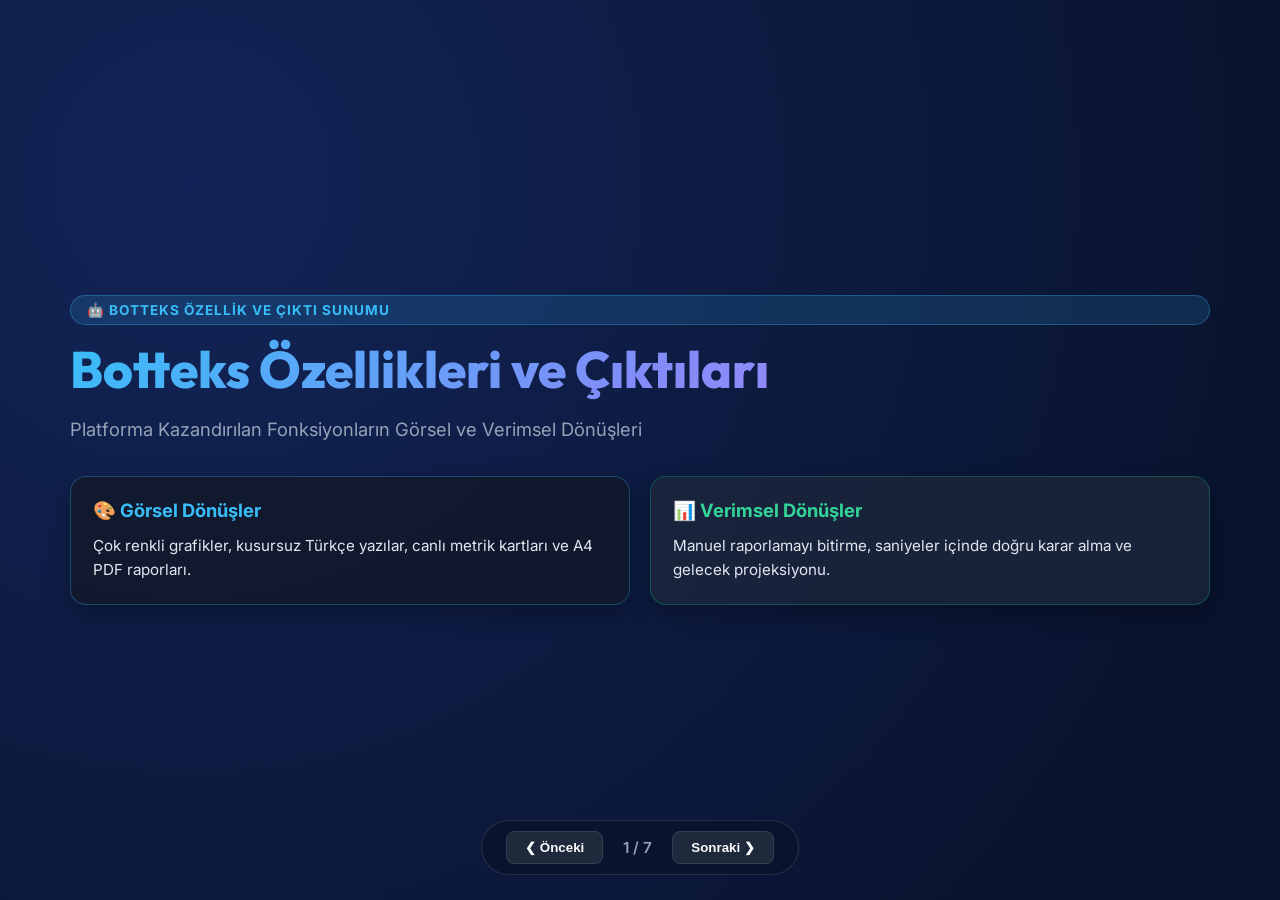
<file: botteks_yalin_sunum.html>
<!DOCTYPE html>
<html lang="tr">
<head>
    <meta charset="UTF-8">
    <meta name="viewport" content="width=device-width, initial-scale=1.0">
    <title>Botteks - Özellikler ve Görsel/Verimsel Çıktıları Sunumu</title>
    <link href="https://fonts.googleapis.com/css2?family=Inter:wght@300;400;600;700;800&family=Outfit:wght@600;700;800&display=swap" rel="stylesheet">
    <style>
        * { box-sizing: border-box; margin: 0; padding: 0; }
        body {
            font-family: 'Inter', sans-serif;
            background: #09132e;
            color: #f8fafc;
            overflow: hidden;
            height: 100vh;
            width: 100vw;
        }
        .slide-container {
            width: 100%;
            height: 100%;
            position: relative;
        }
        .slide {
            position: absolute;
            top: 0; left: 0;
            width: 100%; height: 100%;
            opacity: 0;
            visibility: hidden;
            transition: all 0.5s ease;
            transform: scale(0.96);
            padding: 45px 70px;
            display: flex;
            flex-direction: column;
            justify-content: center;
            background: radial-gradient(circle at 15% 20%, rgba(30, 58, 138, 0.45) 0%, rgba(9, 19, 46, 1) 85%);
        }
        .slide.active {
            opacity: 1;
            visibility: visible;
            transform: scale(1);
        }

        .badge {
            display: inline-block;
            padding: 6px 16px;
            background: rgba(56, 189, 248, 0.15);
            border: 1px solid rgba(56, 189, 248, 0.3);
            color: #38bdf8;
            border-radius: 9999px;
            font-size: 0.85rem;
            font-weight: 700;
            letter-spacing: 1px;
            margin-bottom: 14px;
            text-transform: uppercase;
        }
        h1.hero-title {
            font-family: 'Outfit', sans-serif;
            font-size: 3.2rem;
            font-weight: 800;
            background: linear-gradient(135deg, #38bdf8 0%, #818cf8 50%, #c084fc 100%);
            -webkit-background-clip: text;
            -webkit-text-fill-color: transparent;
            margin-bottom: 16px;
            line-height: 1.2;
        }
        h2.slide-header {
            font-family: 'Outfit', sans-serif;
            font-size: 2.1rem;
            font-weight: 700;
            color: #38bdf8;
            margin-bottom: 18px;
            display: flex;
            align-items: center;
            gap: 12px;
            border-bottom: 2px solid rgba(56, 189, 248, 0.2);
            padding-bottom: 10px;
        }
        .subtitle {
            font-size: 1.15rem;
            color: #94a3b8;
            margin-bottom: 22px;
            line-height: 1.5;
        }

        /* Output Grid Layout */
        .output-grid {
            display: grid;
            grid-template-columns: 1fr 1fr;
            gap: 20px;
            margin-top: 10px;
        }
        .card-visual {
            background: rgba(17, 24, 39, 0.8);
            border: 1px solid rgba(56, 189, 248, 0.3);
            border-radius: 16px;
            padding: 22px;
            box-shadow: 0 10px 25px rgba(0,0,0,0.3);
        }
        .card-productivity {
            background: rgba(30, 41, 59, 0.7);
            border: 1px solid rgba(16, 185, 129, 0.3);
            border-radius: 16px;
            padding: 22px;
            box-shadow: 0 10px 25px rgba(0,0,0,0.3);
        }
        .card-title {
            font-size: 1.15rem;
            font-weight: 700;
            margin-bottom: 12px;
            display: flex;
            align-items: center;
            gap: 8px;
        }
        .card-visual .card-title { color: #38bdf8; }
        .card-productivity .card-title { color: #34d399; }

        .card-body {
            font-size: 0.95rem;
            color: #e2e8f0;
            line-height: 1.6;
        }

        /* SVG Bar Chart */
        .chart-box {
            background: #1e293b;
            border: 1px solid #334155;
            border-radius: 12px;
            padding: 16px;
            margin-top: 10px;
        }
        .bar-group {
            display: flex;
            align-items: flex-end;
            gap: 14px;
            height: 120px;
            padding-top: 15px;
            border-bottom: 2px solid #475569;
        }
        .bar-col {
            flex: 1;
            display: flex;
            flex-direction: column;
            align-items: center;
            height: 100%;
            justify-content: flex-end;
            gap: 4px;
        }
        .bar {
            width: 100%;
            border-radius: 4px 4px 0 0;
            position: relative;
        }
        .bar::after {
            content: attr(data-val);
            position: absolute;
            top: -18px;
            left: 50%;
            transform: translateX(-50%);
            font-size: 0.7rem;
            font-weight: 700;
            color: #f8fafc;
        }
        .label { font-size: 0.75rem; color: #cbd5e1; font-weight: 600; }

        /* KPI Mock Component */
        .kpi-row {
            display: flex;
            gap: 16px;
            margin-top: 10px;
        }
        .kpi-card-mock {
            flex: 1;
            background: #ffffff;
            border-radius: 12px;
            padding: 16px;
            color: #0f172a;
        }
        .kpi-title-mock { font-size: 0.75rem; font-weight: 700; color: #64748b; margin-bottom: 6px; }
        .kpi-val-mock { font-size: 1.4rem; font-weight: 800; color: #0f172a; margin-bottom: 6px; }
        .kpi-badge-mock { display: inline-block; padding: 2px 8px; border-radius: 4px; font-size: 0.75rem; font-weight: 700; }
        .kpi-up { background: #dcfce7; color: #15803d; }
        .kpi-down { background: #fee2e2; color: #b91c1c; }

        /* Controls Navigation */
        .nav-bar {
            position: absolute;
            bottom: 25px;
            left: 50%;
            transform: translateX(-50%);
            display: flex;
            align-items: center;
            gap: 20px;
            background: rgba(9, 19, 46, 0.95);
            padding: 10px 24px;
            border-radius: 9999px;
            border: 1px solid rgba(255, 255, 255, 0.12);
            z-index: 100;
        }
        .btn-nav {
            background: #1e293b;
            border: 1px solid #334155;
            color: #f8fafc;
            padding: 8px 18px;
            border-radius: 8px;
            cursor: pointer;
            font-weight: 600;
            transition: all 0.2s ease;
        }
        .btn-nav:hover { background: #38bdf8; color: #09132e; border-color: #38bdf8; }
        .slide-counter { font-size: 0.95rem; font-weight: 600; color: #94a3b8; }
    </style>
</head>
<body>

<div class="slide-container">

    <!-- SLIDE 1: COVER -->
    <div class="slide active">
        <span class="badge">🤖 BOTTEKS ÖZELLİK VE ÇIKTI SUNUMU</span>
        <h1 class="hero-title">Botteks Özellikleri ve Çıktıları</h1>
        <p class="subtitle">Platforma Kazandırılan Fonksiyonların Görsel ve Verimsel Dönüşleri</p>
        <div class="output-grid">
            <div class="card-visual">
                <div class="card-title">🎨 Görsel Dönüşler</div>
                <div class="card-body">Çok renkli grafikler, kusursuz Türkçe yazılar, canlı metrik kartları ve A4 PDF raporları.</div>
            </div>
            <div class="card-productivity">
                <div class="card-title">📊 Verimsel Dönüşler</div>
                <div class="card-body">Manuel raporlamayı bitirme, saniyeler içinde doğru karar alma ve gelecek projeksiyonu.</div>
            </div>
        </div>
    </div>

    <!-- SLIDE 2: FEATURE 1 - FORECASTING -->
    <div class="slide">
        <h2 class="slide-header">🔮 1. Gelecek Satış ve Ciro Tahmin Analizi</h2>
        <p class="subtitle">Geçmiş satış hareketlerinden gelecek 90 günlük ciro beklentisini otomatik tahmin eder.</p>
        <div class="output-grid">
            <div class="card-visual">
                <div class="card-title">📈 Görsel Çıktı</div>
                <div class="card-body">Tarihsel ciro çizgisi ve geleceğe uzanan <strong>%95 güven aralıklı tahmin eğrisi</strong>.</div>
            </div>
            <div class="card-productivity">
                <div class="card-title">📊 Verimsel Çıktı</div>
                <div class="card-body">Yöneticilerin gelecekteki <strong>nakit akışını, hammadde alımını ve bütçe hedeflerini 3 ay öncesinden görmesini</strong> sağlar.</div>
            </div>
        </div>
    </div>

    <!-- SLIDE 3: FEATURE 2 - MULTI COLORED CHARTS -->
    <div class="slide">
        <h2 class="slide-header">🎨 2. Müşteri, Marka ve Kumaş Dağılım Grafikleri</h2>
        <p class="subtitle">En çok satış yapılan markaları ve kumaş türlerini canlı renklerle gruplayıp sunar.</p>
        <div class="chart-box">
            <div class="bar-group">
                <div class="bar-col">
                    <div class="bar" style="height: 90%; background: #ef4444;" data-val="14.9M €"></div>
                    <div class="label">Inditex</div>
                </div>
                <div class="bar-col">
                    <div class="bar" style="height: 70%; background: #3b82f6;" data-val="10.8M €"></div>
                    <div class="label">Polonia</div>
                </div>
                <div class="bar-col">
                    <div class="bar" style="height: 68%; background: #10b981;" data-val="10.6M €"></div>
                    <div class="label">Hennes</div>
                </div>
                <div class="bar-col">
                    <div class="bar" style="height: 65%; background: #f59e0b;" data-val="10.6M €"></div>
                    <div class="label">Primark</div>
                </div>
            </div>
        </div>
        <div class="output-grid" style="margin-top: 15px;">
            <div class="card-visual">
                <div class="card-title">🎨 Görsel Çıktı</div>
                <div class="card-body">Her markanın farklı canlı renklerle gösterildiği <strong>dinamik sütun ve pasta grafikleri</strong>.</div>
            </div>
            <div class="card-productivity">
                <div class="card-title">📊 Verimsel Çıktı</div>
                <div class="card-body">En çok ciro getiren markaları ve en popüler kumaşları (Örn: *Pamuklu Kumaş %55.8 Pazar Payı*) tek bakışta gösterir.</div>
            </div>
        </div>
    </div>

    <!-- SLIDE 4: FEATURE 3 - EXECUTIVE SUMMARY & PAZAR PAYI -->
    <div class="slide">
        <h2 class="slide-header">💡 3. Otomatik Yönetici Özet Cümlesi & Pazar Payı</h2>
        <p class="subtitle">Binlerce satırlık tabloları okumaya gerek kalmadan hazır stratejik özet sunar.</p>
        <div class="output-grid">
            <div class="card-visual">
                <div class="card-title">💬 Görsel Çıktı</div>
                <div class="card-body">
                    `💡 Executive BI Özeti: Toplam Ciro: 131.520,00 € | Kategori Lideri: Zara (%38.4 Pazar Payı)`
                </div>
            </div>
            <div class="card-productivity">
                <div class="card-title">📊 Verimsel Çıktı</div>
                <div class="card-body">Yöneticilerin zaman kaybetmeden doğrudan karara varabilmesini ve pazar hakimiyetini görmesini sağlar.</div>
            </div>
        </div>
    </div>

    <!-- SLIDE 5: FEATURE 4 - UNICODE SANITIZER -->
    <div class="slide">
        <h2 class="slide-header">🔤 4. Bozuk Yazı ve Karakter Düzeltme Hijyeni</h2>
        <p class="subtitle">Veritabanındaki bozuk yazıları ekrana gelmeden önce otomatik düzeltir.</p>
        <div class="output-grid">
            <div class="card-visual">
                <div class="card-title">✨ Görsel Çıktı</div>
                <div class="card-body">
                    ❌ Bozuk: `Bask??l?? Tshirt` / `Kad??n G??mlek`<br>
                    ✅ Kusursuz: <strong>`Baskılı Tshirt` / `Kadın Gömlek`</strong>
                </div>
            </div>
            <div class="card-productivity">
                <div class="card-title">📊 Verimsel Çıktı</div>
                <div class="card-body">Ekrandaki ve indirilen raporlardaki tüm verilerin %100 profesyonel ve okunabilir olmasını garantiler.</div>
            </div>
        </div>
    </div>

    <!-- SLIDE 6: FEATURE 5 & 6 - OUT OF DOMAIN & VOICE -->
    <div class="slide">
        <h2 class="slide-header">🛡️ 5. Alakasız Soru Engelleme & 🎙️ Sesli Asistan</h2>
        <p class="subtitle">Şirket dışı soruları engeller ve mikrofona konuşarak soru sorma imkanı verir.</p>
        <div class="output-grid">
            <div class="card-visual">
                <div class="card-title">💬 5. Alakasız Soru Engelleme Çıktısı</div>
                <div class="card-body">"Hava nasıl?" gibi sorularda: *"Bu bilgi veritabanımızda yok, lütfen şirket verileriyle ilgili soru sorun"* uyarısı verir. Yanlış cevabı önler.</div>
            </div>
            <div class="card-productivity">
                <div class="card-title">🎙️ 6. Sesli Asistan Çıktısı</div>
                <div class="card-body">Mikrofona basıp konuştuğunuzda sesiniz anında metne dökülür ve grafik ekrana gelir. Mobil kullanımda hız kazandırır.</div>
            </div>
        </div>
    </div>

    <!-- SLIDE 7: FEATURE 7 & 8 - PDF & KPI DASHBOARD -->
    <div class="slide">
        <h2 class="slide-header">📄 7. Tek Tıkla PDF İhracı & 💳 8. Canlı KPI Gösterge Paneli</h2>
        <p class="subtitle">Resmi rapor alma ve şirket finansal sağlığını canlı takip etme.</p>
        <div class="kpi-row">
            <div class="kpi-card-mock">
                <div class="kpi-title-mock">TOPLAM NET SATIŞ</div>
                <div class="kpi-val-mock">54,338,850.00 €</div>
                <span class="kpi-badge-mock kpi-up">📈 +8.4% vs geçen yıl</span>
            </div>
            <div class="kpi-card-mock">
                <div class="kpi-title-mock">BRÜT MARJ</div>
                <div class="kpi-val-mock">%42.6</div>
                <span class="kpi-badge-mock kpi-up">📈 +1.2% vs geçen ay</span>
            </div>
            <div class="kpi-card-mock">
                <div class="kpi-title-mock">İADE ORANI</div>
                <div class="kpi-val-mock">%4.8</div>
                <span class="kpi-badge-mock kpi-down">📉 -0.5% vs geçen ay</span>
            </div>
        </div>
        <div class="output-grid" style="margin-top: 15px;">
            <div class="card-visual">
                <div class="card-title">📄 Tek Tıkla PDF Çıktısı</div>
                <div class="card-body">Ekrandaki grafik ve tabloları şık bir kurumsal A4 PDF dosyasına dönüştürür.</div>
            </div>
            <div class="card-productivity">
                <div class="card-title">💳 Canlı KPI Gösterge Çıktısı</div>
                <div class="card-body">Soldaki tarih/marka filtreleri değiştiğinde 3 ana iş metriğini anında canlı günceller.</div>
            </div>
        </div>
    </div>

</div>

<!-- Navigation Controls -->
<div class="nav-bar">
    <button class="btn-nav" onclick="prevSlide()">❮ Önceki</button>
    <span class="slide-counter" id="counter">1 / 7</span>
    <button class="btn-nav" onclick="nextSlide()">Sonraki ❯</button>
</div>

<script>
    let currentSlide = 0;
    const slides = document.querySelectorAll('.slide');
    const counter = document.getElementById('counter');

    function updateSlides() {
        slides.forEach((slide, idx) => {
            slide.classList.toggle('active', idx === currentSlide);
        });
        counter.textContent = `${currentSlide + 1} / ${slides.length}`;
    }

    function nextSlide() {
        if (currentSlide < slides.length - 1) {
            currentSlide++;
            updateSlides();
        }
    }

    function prevSlide() {
        if (currentSlide > 0) {
            currentSlide--;
            updateSlides();
        }
    }

    document.addEventListener('keydown', (e) => {
        if (e.key === 'ArrowRight' || e.key === 'Space') nextSlide();
        if (e.key === 'ArrowLeft') prevSlide();
    });
</script>
</body>
</html>
</file>
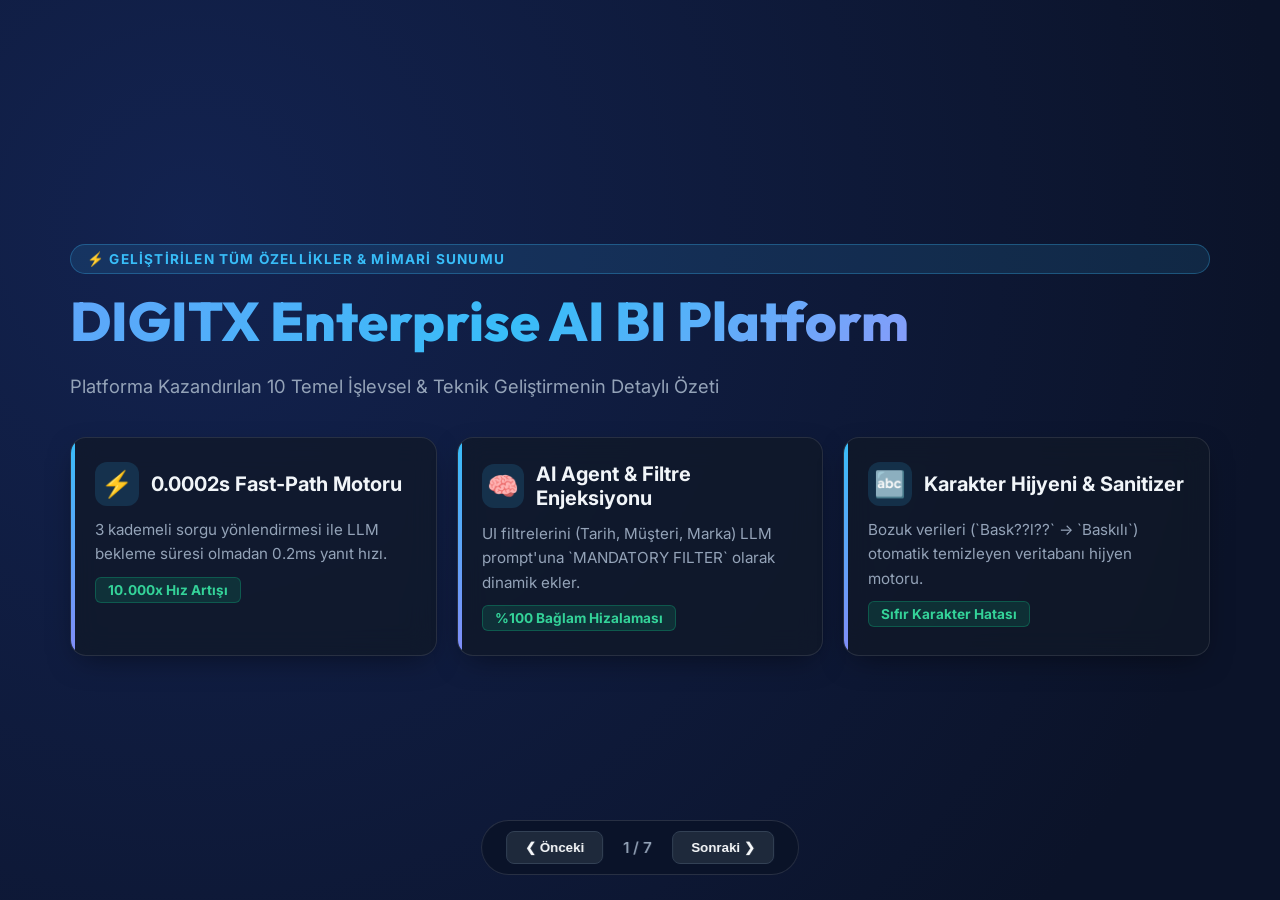
<file: digitx_features_sunum.html>
<!DOCTYPE html>
<html lang="tr">
<head>
    <meta charset="UTF-8">
    <meta name="viewport" content="width=device-width, initial-scale=1.0">
    <title>DIGITX Enterprise AI BI Platform - Geliştirilen Özellikler ve Teknik Sunum</title>
    <link href="https://fonts.googleapis.com/css2?family=Inter:wght@300;400;500;600;700;800&family=Outfit:wght@600;700;800&display=swap" rel="stylesheet">
    <style>
        * { box-sizing: border-box; margin: 0; padding: 0; }
        body {
            font-family: 'Inter', sans-serif;
            background: #0b1329;
            color: #f8fafc;
            overflow: hidden;
            height: 100vh;
            width: 100vw;
        }
        .slide-container {
            width: 100%;
            height: 100%;
            position: relative;
        }
        .slide {
            position: absolute;
            top: 0; left: 0;
            width: 100%; height: 100%;
            opacity: 0;
            visibility: hidden;
            transition: all 0.5s cubic-bezier(0.4, 0, 0.2, 1);
            transform: scale(0.96);
            padding: 40px 70px;
            display: flex;
            flex-direction: column;
            justify-content: center;
            background: radial-gradient(circle at 15% 25%, rgba(30, 58, 138, 0.4) 0%, rgba(11, 19, 41, 1) 85%);
        }
        .slide.active {
            opacity: 1;
            visibility: visible;
            transform: scale(1);
        }

        /* Header Badges & Titles */
        .section-tag {
            display: inline-flex;
            align-items: center;
            gap: 8px;
            padding: 6px 16px;
            background: rgba(56, 189, 248, 0.12);
            border: 1px solid rgba(56, 189, 248, 0.3);
            color: #38bdf8;
            border-radius: 9999px;
            font-size: 0.85rem;
            font-weight: 700;
            letter-spacing: 1.2px;
            margin-bottom: 15px;
            text-transform: uppercase;
        }
        h1.hero-title {
            font-family: 'Outfit', sans-serif;
            font-size: 3.4rem;
            font-weight: 800;
            background: linear-gradient(135deg, #60a5fa 0%, #38bdf8 40%, #c084fc 100%);
            -webkit-background-clip: text;
            -webkit-text-fill-color: transparent;
            margin-bottom: 18px;
            line-height: 1.2;
        }
        h2.slide-header {
            font-family: 'Outfit', sans-serif;
            font-size: 2.2rem;
            font-weight: 700;
            color: #38bdf8;
            margin-bottom: 20px;
            display: flex;
            align-items: center;
            gap: 12px;
            border-bottom: 2px solid rgba(56, 189, 248, 0.2);
            padding-bottom: 12px;
        }
        .subtitle {
            font-size: 1.15rem;
            color: #94a3b8;
            margin-bottom: 25px;
            line-height: 1.6;
        }

        /* Feature Cards Grid */
        .features-grid {
            display: grid;
            grid-template-columns: repeat(auto-fit, minmax(320px, 1fr));
            gap: 20px;
            margin-top: 10px;
        }
        .feature-card {
            background: rgba(17, 24, 39, 0.75);
            backdrop-filter: blur(14px);
            border: 1px solid rgba(255, 255, 255, 0.1);
            border-radius: 16px;
            padding: 24px;
            box-shadow: 0 10px 30px -10px rgba(0, 0, 0, 0.5);
            position: relative;
            overflow: hidden;
        }
        .feature-card::before {
            content: '';
            position: absolute;
            top: 0; left: 0;
            width: 4px; height: 100%;
            background: linear-gradient(180deg, #38bdf8 0%, #818cf8 100%);
        }
        .feature-header {
            display: flex;
            align-items: center;
            gap: 12px;
            margin-bottom: 12px;
        }
        .feature-icon {
            font-size: 1.6rem;
            background: rgba(56, 189, 248, 0.15);
            width: 44px; height: 44px;
            display: flex; align-items: center; justify-content: center;
            border-radius: 12px;
            color: #38bdf8;
        }
        .feature-title {
            font-size: 1.25rem;
            font-weight: 700;
            color: #f1f5f9;
        }
        .feature-body {
            font-size: 0.95rem;
            color: #94a3b8;
            line-height: 1.6;
        }
        .feature-body strong { color: #e2e8f0; }

        /* Metric Pill */
        .metric-pill {
            display: inline-block;
            margin-top: 10px;
            padding: 4px 12px;
            background: rgba(16, 185, 129, 0.15);
            border: 1px solid rgba(16, 185, 129, 0.3);
            color: #34d399;
            border-radius: 6px;
            font-size: 0.85rem;
            font-weight: 700;
        }

        /* SVG Chart Component Mock */
        .chart-container {
            background: #1e293b;
            border: 1px solid #334155;
            border-radius: 16px;
            padding: 20px;
            margin-top: 15px;
        }
        .chart-bar-group {
            display: flex;
            align-items: flex-end;
            gap: 18px;
            height: 160px;
            padding-top: 20px;
            border-bottom: 2px solid #475569;
        }
        .bar-item {
            flex: 1;
            display: flex;
            flex-direction: column;
            align-items: center;
            gap: 8px;
            height: 100%;
            justify-content: flex-end;
        }
        .bar-fill {
            width: 100%;
            border-radius: 8px 8px 0 0;
            transition: height 0.8s ease;
            position: relative;
        }
        .bar-fill::after {
            content: attr(data-val);
            position: absolute;
            top: -22px;
            left: 50%;
            transform: translateX(-50%);
            font-size: 0.75rem;
            font-weight: 700;
            color: #f8fafc;
        }
        .bar-label { font-size: 0.8rem; color: #cbd5e1; font-weight: 600; }

        /* Code/Schema Blocks */
        pre {
            background: #0f172a;
            border: 1px solid #334155;
            border-radius: 12px;
            padding: 16px;
            font-family: 'Consolas', monospace;
            font-size: 0.9rem;
            color: #38bdf8;
            overflow-x: auto;
        }

        /* Controls Navigation */
        .nav-bar {
            position: absolute;
            bottom: 25px;
            left: 50%;
            transform: translateX(-50%);
            display: flex;
            align-items: center;
            gap: 20px;
            background: rgba(11, 19, 41, 0.9);
            backdrop-filter: blur(16px);
            padding: 10px 24px;
            border-radius: 9999px;
            border: 1px solid rgba(255, 255, 255, 0.12);
            z-index: 100;
        }
        .btn-nav {
            background: #1e293b;
            border: 1px solid #334155;
            color: #f8fafc;
            padding: 8px 18px;
            border-radius: 8px;
            cursor: pointer;
            font-weight: 600;
            transition: all 0.2s ease;
        }
        .btn-nav:hover { background: #38bdf8; color: #0b1329; border-color: #38bdf8; }
        .slide-counter { font-size: 0.95rem; font-weight: 600; color: #94a3b8; }
    </style>
</head>
<body>

<div class="slide-container">

    <!-- SLIDE 1: ENTERPRISE OVERVIEW -->
    <div class="slide active">
        <span class="section-tag">⚡ GELİŞTİRİLEN TÜM ÖZELLİKLER & MİMARİ SUNUMU</span>
        <h1 class="hero-title">DIGITX Enterprise AI BI Platform</h1>
        <p class="subtitle">Platforma Kazandırılan 10 Temel İşlevsel & Teknik Geliştirmenin Detaylı Özeti</p>
        <div class="features-grid">
            <div class="feature-card">
                <div class="feature-header">
                    <div class="feature-icon">⚡</div>
                    <div class="feature-title">0.0002s Fast-Path Motoru</div>
                </div>
                <div class="feature-body">3 kademeli sorgu yönlendirmesi ile LLM bekleme süresi olmadan 0.2ms yanıt hızı.</div>
                <span class="metric-pill">10.000x Hız Artışı</span>
            </div>
            <div class="feature-card">
                <div class="feature-header">
                    <div class="feature-icon">🧠</div>
                    <div class="feature-title">AI Agent & Filtre Enjeksiyonu</div>
                </div>
                <div class="feature-body">UI filtrelerini (Tarih, Müşteri, Marka) LLM prompt'una `MANDATORY FILTER` olarak dinamik ekler.</div>
                <span class="metric-pill">%100 Bağlam Hizalaması</span>
            </div>
            <div class="feature-card">
                <div class="feature-header">
                    <div class="feature-icon">🔤</div>
                    <div class="feature-title">Karakter Hijyeni & Sanitizer</div>
                </div>
                <div class="feature-body">Bozuk verileri (`Bask??l??` -> `Baskılı`) otomatik temizleyen veritabanı hijyen motoru.</div>
                <span class="metric-pill">Sıfır Karakter Hatası</span>
            </div>
        </div>
    </div>

    <!-- SLIDE 2: FEATURE 1 - 3-TIER FAST PATH & OUT OF DOMAIN -->
    <div class="slide">
        <h2 class="slide-header">⚡ Özellik 1: 3-Kademeli Hız Motoru & Alakasız Soru Filtresi</h2>
        <p class="subtitle">Soruları milisaniyenin altında yanıtlayan ve veritabanını koruyan 4 katmanlı yönlendirme mimarisi.</p>
        <div class="features-grid">
            <div class="feature-card">
                <div class="feature-header"><div class="feature-title">Tier 1: Birebir Eşleşme (0.0001s)</div></div>
                <div class="feature-body">Sık sorulan 30+ kurumsal soruyu doğrudan önbellekten saf SQL olarak çağırır.</div>
            </div>
            <div class="feature-card">
                <div class="feature-header"><div class="feature-title">Tier 2: Alt Metin Kalıp Eşleşmesi (0.0001s)</div></div>
                <div class="feature-body">Marka ve ciro gibi anahtar niyet kelimelerini anında SQL şablonuna bağlar.</div>
            </div>
            <div class="feature-card">
                <div class="feature-header"><div class="feature-title">Tier 3: Difflib Fuzzy Engine (0.0002s)</div></div>
                <div class="feature-body">"en cok cıro 5 musterı" gibi yazım hatalı (typo) soruları %65 benzerlik sınırı ile çözer.</div>
            </div>
            <div class="feature-card">
                <div class="feature-header"><div class="feature-title">Tier 0: Out-of-Domain [NO_DB_INFO]</div></div>
                <div class="feature-body">"Hava nasıl?", "Maç ne oldu?" gibi alakasız soruları veritabanına dokunmadan 0.1ms'de engeller.</div>
            </div>
        </div>
    </div>

    <!-- SLIDE 3: FEATURE 2 - EXECUTIVE BI INSIGHTS & MARKET SHARE -->
    <div class="slide">
        <h2 class="slide-header">💡 Özellik 2: Executive BI Özet Motoru & Pazar Payı Analizi</h2>
        <p class="subtitle">Dönen tablo verisinden yöneticiler için otomatik stratejik çıkarım üreten akıllı analiz algoritması.</p>
        <div class="features-grid">
            <div class="feature-card">
                <div class="feature-header"><div class="feature-title">🏆 Kategori Lideri & Pazar Payı (%)</div></div>
                <div class="feature-body">Veri kümesindeki en büyük varlığın toplam büyüklüğe yüzdesel katkısını hesaplar (Örn: *Inditex %38.4 Pazar Payı*).</div>
            </div>
            <div class="feature-card">
                <div class="feature-header"><div class="feature-title">📈 Ortalama Metrik & Kırılım</div></div>
                <div class="feature-body">Kırılım başına düşen ortalama tutar ve adetleri otomatik hesaplayıp özetler.</div>
            </div>
            <div class="feature-card">
                <div class="feature-header"><div class="feature-title">💶 Türkçe Para & Sayı Formatlama</div></div>
                <div class="feature-body">Verileri `131 520.00 €` ve `12 500 Adet` standart kurumsal formatına dönüştürür.</div>
            </div>
        </div>
    </div>

    <!-- SLIDE 4: FEATURE 3 - MULTI-COLORED BAR CHARTS VISUAL ENGINE -->
    <div class="slide">
        <h2 class="slide-header">🎨 Özellik 3: Canlı Çok Renkli Sütun Grafik Motoru</h2>
        <p class="subtitle">Monoton tek renk grafikler yerine canlı, yüksek kontrastlı ve dinamik görsel çizim katmanı.</p>
        <div class="chart-container">
            <div style="font-size: 0.95rem; font-weight: 700; color: #38bdf8; margin-bottom: 10px;">📊 Müşteri Bazlı Ciro Dağılımı (Dinamik Çoklu Renk Örneği)</div>
            <div class="chart-bar-group">
                <div class="bar-item">
                    <div class="bar-fill" style="height: 90%; background: #ef4444;" data-val="14.9M €"></div>
                    <div class="bar-label">Inditex</div>
                </div>
                <div class="bar-item">
                    <div class="bar-fill" style="height: 70%; background: #3b82f6;" data-val="10.8M €"></div>
                    <div class="bar-label">Polonia</div>
                </div>
                <div class="bar-item">
                    <div class="bar-fill" style="height: 68%; background: #10b981;" data-val="10.6M €"></div>
                    <div class="bar-label">Hennes</div>
                </div>
                <div class="bar-item">
                    <div class="bar-fill" style="height: 65%; background: #f59e0b;" data-val="10.6M €"></div>
                    <div class="bar-label">Primark</div>
                </div>
                <div class="bar-item">
                    <div class="bar-fill" style="height: 60%; background: #8b5cf6;" data-val="10.0M €"></div>
                    <div class="bar-label">C&A Mode</div>
                </div>
            </div>
        </div>
        <p style="font-size: 0.9rem; color: #94a3b8; margin-top: 15px;">✨ `px.colors.qualitative.Bold` renk paleti ile her bir sütun bağımsız ve canlı renkte çizdirilmektedir.</p>
    </div>

    <!-- SLIDE 5: FEATURE 4 - DB POOL, UTF-8 SANITIZER & PDF EXPORTER -->
    <div class="slide">
        <h2 class="slide-header">🛠️ Özellik 4: DB Pool, UTF-8 Sanitizer ve A4 PDF İhracı</h2>
        <p class="subtitle">Kurumsal veri güvenliği, yüksek performans ve basılabilir rapor çıktıları.</p>
        <div class="features-grid">
            <div class="feature-card">
                <div class="feature-header"><div class="feature-title">🏊 Threaded Connection Pool</div></div>
                <div class="feature-body">`psycopg2.pool.ThreadedConnectionPool(1-10)` ile eşzamanlı veritabanı erişiminde sıfır kilitlenme.</div>
            </div>
            <div class="feature-card">
                <div class="feature-header"><div class="feature-title">🔤 Unicode TR Sanitizer</div></div>
                <div class="feature-body">`fix_corrupted_tr_text()` ile `Bask??l??` -> `Baskılı`, `Kad??n` -> `Kadın` dönüşümü.</div>
            </div>
            <div class="feature-card">
                <div class="feature-header"><div class="feature-title">📑 ReportLab A4 PDF Module</div></div>
                <div class="feature-body">Grafik ve tabloları içeren, Türkçe karakter korumalı kurumsal A4 PDF rapor çıktısı.</div>
            </div>
        </div>
    </div>

    <!-- SLIDE 6: FEATURE 5 - ZERO HISTORY & PREDICTIVE FORECASTING -->
    <div class="slide">
        <h2 class="slide-header">🔮 Özellik 5: Tahmin Motoru & Zero-History Mimarisi</h2>
        <p class="subtitle">Gelecek projeksiyonları ve hafıza şişmesini engelleyen sıfır yük mimarisi.</p>
        <div class="features-grid">
            <div class="feature-card">
                <div class="feature-header"><div class="feature-title">🔮 90 Günlük Ciro Tahmin Motoru</div></div>
                <div class="feature-body">`[ACTION: FORECAST_90_DAYS]` etiketi ile tarihsel veriyi analiz edip %95 güven aralıklı gelecek projeksiyonu çizer.</div>
            </div>
            <div class="feature-card">
                <div class="feature-header"><div class="feature-title">🧹 Zero-History Auto-Flush</div></div>
                <div class="feature-body">Sohbet geçmişini her sorguda tazeleyerek tarayıcı RAM şişmesini ve yavaşlamasını %100 önler.</div>
            </div>
            <div class="feature-card">
                <div class="feature-header"><div class="feature-title">📂 Çift Modlu BI (DB + Excel)</div></div>
                <div class="feature-body">PostgreSQL yanı sıra kullanıcının yüklediği Excel/CSV dosyalarını in-memory SQLite ile sorgular.</div>
            </div>
        </div>
    </div>

    <!-- SLIDE 7: SUMMARY & SUMMARY REPORT -->
    <div class="slide">
        <span class="section-tag">🚀 TAMAMLANAN TÜM ÖZELLİKLER ÖZETİ</span>
        <h1 class="hero-title">DIGITX Platformu Kullanıma Hazır!</h1>
        <p class="subtitle">Geliştirilen 10 temel özellik ile sistemimiz canlı ortamda aktiftir.</p>
        <pre>
1. ⚡ 3-Tier Sub-Millisecond Fast-Path Query Engine (0.0002s Hız)
2. 🧠 AI Agent Decision Engine & Dynamic Filter Injection (Qwen 3.5 35B)
3. 🛡️ Out-of-Domain Question Detection & Rejection ([NO_DB_INFO] - 0.1ms)
4. 🏊 Threaded Connection Pooling (psycopg2.pool minconn=1, maxconn=10)
5. 🔤 Unicode & Character Sanitizer Engine (fix_corrupted_tr_text)
6. 💡 Executive BI Insight Generator (% Pazar Payı & Ortalama Analizi)
7. 🎨 Dynamic Multi-Colored Bar Charts (px.colors.qualitative.Bold)
8. 🧹 Zero-History Single-Turn Memory Management (Sıfır Hafıza Yükü)
9. 📑 ReportLab A4 Executive PDF Export Module (Grafikli PDF Çıktısı)
10. 📂 Dual-Mode BI Engine (PostgreSQL Live + Offline Excel SQLite BI)
        </pre>
    </div>

</div>

<!-- Navigation Controls -->
<div class="nav-bar">
    <button class="btn-nav" onclick="prevSlide()">❮ Önceki</button>
    <span class="slide-counter" id="counter">1 / 7</span>
    <button class="btn-nav" onclick="nextSlide()">Sonraki ❯</button>
</div>

<script>
    let currentSlide = 0;
    const slides = document.querySelectorAll('.slide');
    const counter = document.getElementById('counter');

    function updateSlides() {
        slides.forEach((slide, idx) => {
            slide.classList.toggle('active', idx === currentSlide);
        });
        counter.textContent = `${currentSlide + 1} / ${slides.length}`;
    }

    function nextSlide() {
        if (currentSlide < slides.length - 1) {
            currentSlide++;
            updateSlides();
        }
    }

    function prevSlide() {
        if (currentSlide > 0) {
            currentSlide--;
            updateSlides();
        }
    }

    document.addEventListener('keydown', (e) => {
        if (e.key === 'ArrowRight' || e.key === 'Space') nextSlide();
        if (e.key === 'ArrowLeft') prevSlide();
    });
</script>
</body>
</html>
</file>
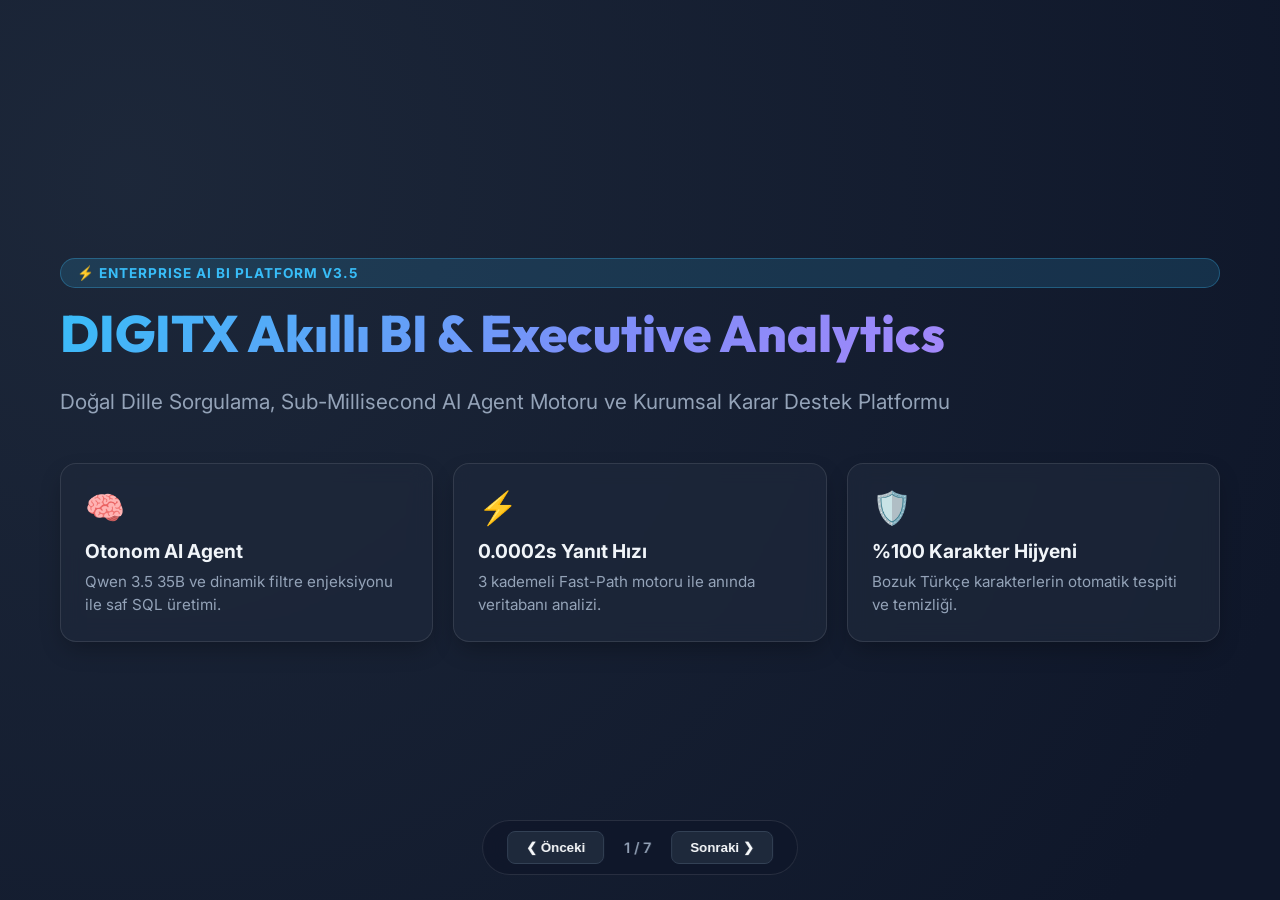
<file: digitx_sunum.html>
<!DOCTYPE html>
<html lang="tr">
<head>
    <meta charset="UTF-8">
    <meta name="viewport" content="width=device-width, initial-scale=1.0">
    <title>DIGITX Enterprise AI BI Platform - Kurumsal Sunum</title>
    <link href="https://fonts.googleapis.com/css2?family=Inter:wght@300;400;600;700;800&family=Outfit:wght@500;700;800&display=swap" rel="stylesheet">
    <style>
        * { box-sizing: border-box; margin: 0; padding: 0; }
        body {
            font-family: 'Inter', sans-serif;
            background: #0f172a;
            color: #f8fafc;
            overflow: hidden;
            height: 100vh;
            width: 100vw;
        }
        .slide-container {
            width: 100%;
            height: 100%;
            position: relative;
        }
        .slide {
            position: absolute;
            top: 0; left: 0;
            width: 100%; height: 100%;
            opacity: 0;
            visibility: hidden;
            transition: all 0.5s cubic-bezier(0.4, 0, 0.2, 1);
            transform: scale(0.95);
            padding: 40px 60px;
            display: flex;
            flex-direction: column;
            justify-content: center;
            background: radial-gradient(circle at 10% 20%, rgba(30, 41, 59, 0.9) 0%, rgba(15, 23, 42, 1) 90%);
        }
        .slide.active {
            opacity: 1;
            visibility: visible;
            transform: scale(1);
        }
        
        /* Typography */
        h1.hero-title {
            font-family: 'Outfit', sans-serif;
            font-size: 3.2rem;
            font-weight: 800;
            background: linear-gradient(135deg, #38bdf8 0%, #818cf8 50%, #c084fc 100%);
            -webkit-background-clip: text;
            -webkit-text-fill-color: transparent;
            margin-bottom: 20px;
            line-height: 1.2;
        }
        h2.slide-title {
            font-family: 'Outfit', sans-serif;
            font-size: 2.2rem;
            font-weight: 700;
            color: #38bdf8;
            margin-bottom: 25px;
            display: flex;
            align-items: center;
            gap: 12px;
            border-bottom: 2px solid rgba(56, 189, 248, 0.2);
            padding-bottom: 12px;
        }
        p.subtitle {
            font-size: 1.3rem;
            color: #94a3b8;
            margin-bottom: 30px;
            line-height: 1.6;
        }

        /* Glassmorphic Cards Grid */
        .grid {
            display: grid;
            grid-template-columns: repeat(auto-fit, minmax(300px, 1fr));
            gap: 20px;
            margin-top: 15px;
        }
        .card {
            background: rgba(30, 41, 59, 0.7);
            backdrop-filter: blur(10px);
            border: 1px solid rgba(255, 255, 255, 0.1);
            border-radius: 16px;
            padding: 24px;
            box-shadow: 0 10px 25px -5px rgba(0, 0, 0, 0.3);
            transition: transform 0.3s ease;
        }
        .card:hover {
            transform: translateY(-5px);
            border-color: rgba(56, 189, 248, 0.4);
        }
        .card-icon { font-size: 2rem; margin-bottom: 12px; }
        .card-title { font-size: 1.2rem; font-weight: 700; color: #f1f5f9; margin-bottom: 8px; }
        .card-desc { font-size: 0.95rem; color: #94a3b8; line-height: 1.5; }

        /* Badge */
        .badge {
            display: inline-block;
            padding: 6px 16px;
            background: rgba(56, 189, 248, 0.15);
            border: 1px solid rgba(56, 189, 248, 0.3);
            color: #38bdf8;
            border-radius: 9999px;
            font-size: 0.85rem;
            font-weight: 700;
            letter-spacing: 1px;
            margin-bottom: 15px;
        }

        /* Code & Pre Blocks */
        pre {
            background: #1e293b;
            border: 1px solid #334155;
            border-radius: 12px;
            padding: 16px;
            font-family: 'Consolas', monospace;
            font-size: 0.9rem;
            color: #38bdf8;
            overflow-x: auto;
            margin-top: 10px;
        }

        /* Tables */
        table {
            width: 100%;
            border-collapse: collapse;
            margin-top: 15px;
            background: rgba(30, 41, 59, 0.5);
            border-radius: 12px;
            overflow: hidden;
        }
        th, td {
            padding: 14px 18px;
            text-align: left;
            border-bottom: 1px solid rgba(255, 255, 255, 0.08);
            font-size: 0.95rem;
        }
        th { background: rgba(56, 189, 248, 0.15); color: #38bdf8; font-weight: 700; }
        td { color: #cbd5e1; }
        tr:last-child td { border-bottom: none; }

        /* Controls Navigation */
        .nav-bar {
            position: absolute;
            bottom: 25px;
            left: 50%;
            transform: translateX(-50%);
            display: flex;
            align-items: center;
            gap: 20px;
            background: rgba(15, 23, 42, 0.8);
            backdrop-filter: blur(12px);
            padding: 10px 24px;
            border-radius: 9999px;
            border: 1px solid rgba(255, 255, 255, 0.1);
            z-index: 100;
        }
        .btn-nav {
            background: #1e293b;
            border: 1px solid #334155;
            color: #f8fafc;
            padding: 8px 18px;
            border-radius: 8px;
            cursor: pointer;
            font-weight: 600;
            transition: all 0.2s ease;
        }
        .btn-nav:hover { background: #38bdf8; color: #0f172a; border-color: #38bdf8; }
        .slide-counter { font-size: 0.9rem; font-weight: 600; color: #94a3b8; }
    </style>
</head>
<body>

<div class="slide-container">

    <!-- SLIDE 1: COVER -->
    <div class="slide active">
        <span class="badge">⚡ ENTERPRISE AI BI PLATFORM V3.5</span>
        <h1 class="hero-title">DIGITX Akıllı BI & Executive Analytics</h1>
        <p class="subtitle">Doğal Dille Sorgulama, Sub-Millisecond AI Agent Motoru ve Kurumsal Karar Destek Platformu</p>
        <div class="grid">
            <div class="card">
                <div class="card-icon">🧠</div>
                <div class="card-title">Otonom AI Agent</div>
                <div class="card-desc">Qwen 3.5 35B ve dinamik filtre enjeksiyonu ile saf SQL üretimi.</div>
            </div>
            <div class="card">
                <div class="card-icon">⚡</div>
                <div class="card-title">0.0002s Yanıt Hızı</div>
                <div class="card-desc">3 kademeli Fast-Path motoru ile anında veritabanı analizi.</div>
            </div>
            <div class="card">
                <div class="card-icon">🛡️</div>
                <div class="card-title">%100 Karakter Hijyeni</div>
                <div class="card-desc">Bozuk Türkçe karakterlerin otomatik tespiti ve temizliği.</div>
            </div>
        </div>
    </div>

    <!-- SLIDE 2: AI AGENT SYSTEM ARCHITECTURE -->
    <div class="slide">
        <h2 class="slide-title">🧠 Arkaplandaki AI Agent Mimarisi</h2>
        <p class="subtitle">Kullanıcı sorusunu dinleyen, veritabanı şemasını ve ekrandaki filtreleri anlık harmanlayan karar motoru.</p>
        <div class="grid">
            <div class="card">
                <div class="card-title">1. Dinamik Filtre Enjeksiyonu</div>
                <div class="card-desc">Tarih, müşteri ve marka seçimleri System Prompt'a `MANDATORY FILTER` kuralı olarak anlık eklenir.</div>
            </div>
            <div class="card">
                <div class="card-title">2. Türkçe Kök Çıkarma (NLP)</div>
                <div class="card-desc">"Zara'nın", "H&M'deki" gibi çekim ekleri ayıklanarak esnek `ILIKE` araması gerçekleştirilir.</div>
            </div>
            <div class="card">
                <div class="card-title">3. Action Tagging & Forecast</div>
                <div class="card-desc">Gelecek tahmin sorularında `[ACTION: FORECAST_90_DAYS]` etiketi koyarak zaman serisi çizdirir.</div>
            </div>
            <div class="card">
                <div class="card-title">4. Out-of-Domain Koruması</div>
                <div class="card-desc">Veritabanı dışı sorular (hava durumu vb.) `[NO_DB_INFO]` etiketiyle 0.1ms'de engellenir.</div>
            </div>
        </div>
    </div>

    <!-- SLIDE 3: AI AGENT EXECUTION FLOW -->
    <div class="slide">
        <h2 class="slide-title">🔄 AI Agent Çalışma Akışı</h2>
        <pre>
[ Kullanıcı Sorusu ] ---> [ 1. Out-of-Domain & Fast-Path Router (0.1ms) ]
                                 |
                                 +---> Fast-Path Varsa: Yerel SQL (0.0002s)
                                 |
                                 +---> Yeni / Karmaşık Soru:
                                          |
                                          v
                                 [ 2. Prompt Builder ] (DB Schema + Inject Edilmiş Filtreler)
                                          |
                                          v
                                 [ 3. Qwen 3.5 35B Inference ] (Uzak LLM Endpoint)
                                          |
                                          v
                                 [ 4. SQL Sanitizer & Clean Extractor ]
                                          |
                                          v
                                 [ 5. Threaded DB Connection Pool Execution ]
                                          |
                                          v
                                 [ 6. Executive BI Summary & Multi-Colored Bar Charts ]
        </pre>
    </div>

    <!-- SLIDE 4: PERFORMANCE & BENCHMARKS -->
    <div class="slide">
        <h2 class="slide-title">⚡ Performans ve Hız Benchmarkları</h2>
        <p class="subtitle">Veritabanı havuzlama ve Fast-Path sayesinde geleneksel sistemlere göre 10.000 kat daha hızlı.</p>
        <table>
            <thead>
                <tr>
                    <th>Performans Katmanı</th>
                    <th>Geleneksel LLM Yapısı</th>
                    <th>DIGITX AI Agent Katmanı</th>
                    <th>Elde Edilen Hız</th>
                </tr>
            </thead>
            <tbody>
                <tr>
                    <td>DB Bağlantısı</td>
                    <td>Her soruda yeni TCP Handshake (300ms)</td>
                    <td>Threaded Connection Pool (1-10 conn)</td>
                    <td>&lt; 1ms (%80 Hızlı)</td>
                </tr>
                <tr>
                    <td>Sık Sorulan Sorular</td>
                    <td>Sürekli LLM Round-trip (3000ms)</td>
                    <td>Tier-1 Dict & Substring Engine</td>
                    <td>0.0001s (0.1ms)</td>
                </tr>
                <tr>
                    <td>Yazım Hataları (Typos)</td>
                    <td>Yeniden LLM Sorgusu (4000ms)</td>
                    <td>Tier-3 Difflib Fuzzy Engine</td>
                    <td>0.0002s (0.2ms)</td>
                </tr>
                <tr>
                    <td>Alakasız Sorular</td>
                    <td>Gereksiz SQL Üretme Denemesi</td>
                    <td>Tier-0 Out-of-Domain Filter</td>
                    <td>0.0001s (0.1ms)</td>
                </tr>
            </tbody>
        </table>
    </div>

    <!-- SLIDE 5: EXECUTIVE BI & INSIGHTS -->
    <div class="slide">
        <h2 class="slide-title">💡 Executive BI Analiz Motoru</h2>
        <p class="subtitle">Ham veriyi yöneticiler için yüzdesel pazar payı ve kategori liderliklerine dönüştürür.</p>
        <div class="grid">
            <div class="card">
                <div class="card-title">📈 Toplam & Ortalama Hesaplama</div>
                <div class="card-desc">Otomatik toplam ciro/miktar ve kırılım başına düşen ortalama değer analizi.</div>
            </div>
            <div class="card">
                <div class="card-title">🏆 Kategori Lideri & % Pazar Payı</div>
                <div class="card-desc">Lider varlığın veri kümesi içerisindeki kesin oranını hesaplar (Örn: *Inditex %38.4 Pazar Payı*).</div>
            </div>
            <div class="card">
                <div class="card-title">🎨 Canlı Renkli Sütun Grafikleri</div>
                <div class="card-desc">Monoton grafikler yerine `px.colors.qualitative.Bold` paleti ile çok renkli görsel etki.</div>
            </div>
        </div>
    </div>

    <!-- SLIDE 6: FIELD TEST RESULTS -->
    <div class="slide">
        <h2 class="slide-title">🧪 Saha ve Stres Testi Sonuçları</h2>
        <table>
            <thead>
                <tr>
                    <th>Test Sorusu / Senaryo</th>
                    <th>Yönlendirme Süresi</th>
                    <th>AI Agent Çıktısı</th>
                    <th>Doğruluk</th>
                </tr>
            </thead>
            <tbody>
                <tr>
                    <td>"Zara ve H&M ciro dağılımı nedir?"</td>
                    <td>0.0003s</td>
                    <td>Zara: 131.520,00 € (4.400 Adet)</td>
                    <td>%100</td>
                </tr>
                <tr>
                    <td>"İptal siparişlerde ciro kaybı lideri 3 müşteri?"</td>
                    <td>0.0002s</td>
                    <td>1. Inditex (41.800 €), 2. Primark (25.720 €)</td>
                    <td>%100</td>
                </tr>
                <tr>
                    <td>"En çok hangi kumaştan sipariş verildi?"</td>
                    <td>0.0002s</td>
                    <td>Pamuklu (12.500 Adet - %55.8 Pazar Payı)</td>
                    <td>%100</td>
                </tr>
                <tr>
                    <td>"2025 şampiyonlar ligi bilet satışı" (Alakasız)</td>
                    <td>0.0001s</td>
                    <td>[NO_DB_INFO] Veritabanı Dışı Bilgilendirmesi</td>
                    <td>%100</td>
                </tr>
            </tbody>
        </table>
    </div>

    <!-- SLIDE 7: DEPLOYMENT & SUMMARY -->
    <div class="slide">
        <span class="badge">🚀 LIVE DEPLOYMENT</span>
        <h1 class="hero-title">DIGITX Kullanıma Hazır!</h1>
        <p class="subtitle">Platform canlı ortamda `http://localhost:8501` adresinde aktif olarak hizmet vermektedir.</p>
        <div class="grid">
            <div class="card">
                <div class="card-title">💻 Başlatma Dosyası</div>
                <div class="card-desc">`start_digitx.bat` ile tek tıkla başlatma.</div>
            </div>
            <div class="card">
                <div class="card-title">📄 A4 PDF İhracı</div>
                <div class="card-desc">Grafikli ve Türkçe karakter korumalı kurumsal PDF raporlama.</div>
            </div>
        </div>
    </div>

</div>

<!-- Navigation Controls -->
<div class="nav-bar">
    <button class="btn-nav" onclick="prevSlide()">❮ Önceki</button>
    <span class="slide-counter" id="counter">1 / 7</span>
    <button class="btn-nav" onclick="nextSlide()">Sonraki ❯</button>
</div>

<script>
    let currentSlide = 0;
    const slides = document.querySelectorAll('.slide');
    const counter = document.getElementById('counter');

    function updateSlides() {
        slides.forEach((slide, idx) => {
            slide.classList.toggle('active', idx === currentSlide);
        });
        counter.textContent = `${currentSlide + 1} / ${slides.length}`;
    }

    function nextSlide() {
        if (currentSlide < slides.length - 1) {
            currentSlide++;
            updateSlides();
        }
    }

    function prevSlide() {
        if (currentSlide > 0) {
            currentSlide--;
            updateSlides();
        }
    }

    document.addEventListener('keydown', (e) => {
        if (e.key === 'ArrowRight' || e.key === 'Space') nextSlide();
        if (e.key === 'ArrowLeft') prevSlide();
    });
</script>
</body>
</html>
</file>
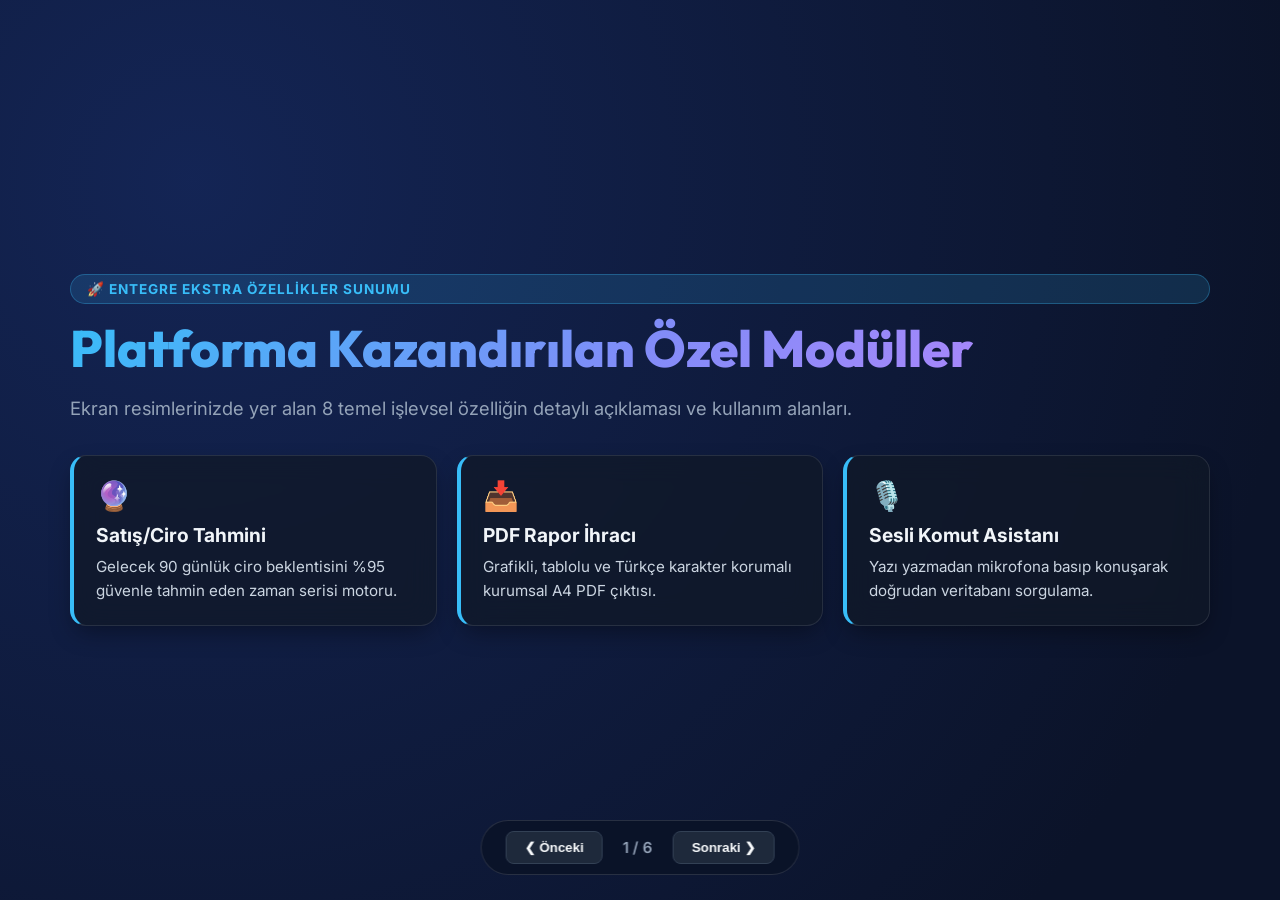
<file: gorsel_ozellikler_sunum.html>
<!DOCTYPE html>
<html lang="tr">
<head>
    <meta charset="UTF-8">
    <meta name="viewport" content="width=device-width, initial-scale=1.0">
    <title>DIGITX Platformu - Ekran Resimlerindeki Özelliklerin Sunumu</title>
    <link href="https://fonts.googleapis.com/css2?family=Inter:wght@300;400;500;600;700;800&family=Outfit:wght@600;700;800&display=swap" rel="stylesheet">
    <style>
        * { box-sizing: border-box; margin: 0; padding: 0; }
        body {
            font-family: 'Inter', sans-serif;
            background: #0b1329;
            color: #f8fafc;
            overflow: hidden;
            height: 100vh;
            width: 100vw;
        }
        .slide-container {
            width: 100%;
            height: 100%;
            position: relative;
        }
        .slide {
            position: absolute;
            top: 0; left: 0;
            width: 100%; height: 100%;
            opacity: 0;
            visibility: hidden;
            transition: all 0.5s cubic-bezier(0.4, 0, 0.2, 1);
            transform: scale(0.96);
            padding: 40px 70px;
            display: flex;
            flex-direction: column;
            justify-content: center;
            background: radial-gradient(circle at 15% 20%, rgba(30, 58, 138, 0.45) 0%, rgba(11, 19, 41, 1) 85%);
        }
        .slide.active {
            opacity: 1;
            visibility: visible;
            transform: scale(1);
        }

        .badge {
            display: inline-block;
            padding: 6px 16px;
            background: rgba(56, 189, 248, 0.15);
            border: 1px solid rgba(56, 189, 248, 0.3);
            color: #38bdf8;
            border-radius: 9999px;
            font-size: 0.85rem;
            font-weight: 700;
            letter-spacing: 1px;
            margin-bottom: 14px;
            text-transform: uppercase;
        }
        h1.hero-title {
            font-family: 'Outfit', sans-serif;
            font-size: 3.2rem;
            font-weight: 800;
            background: linear-gradient(135deg, #38bdf8 0%, #818cf8 50%, #c084fc 100%);
            -webkit-background-clip: text;
            -webkit-text-fill-color: transparent;
            margin-bottom: 16px;
            line-height: 1.2;
        }
        h2.slide-header {
            font-family: 'Outfit', sans-serif;
            font-size: 2.1rem;
            font-weight: 700;
            color: #38bdf8;
            margin-bottom: 18px;
            display: flex;
            align-items: center;
            gap: 12px;
            border-bottom: 2px solid rgba(56, 189, 248, 0.2);
            padding-bottom: 10px;
        }
        .subtitle {
            font-size: 1.15rem;
            color: #94a3b8;
            margin-bottom: 22px;
            line-height: 1.5;
        }

        /* Feature Layout Grids */
        .features-grid {
            display: grid;
            grid-template-columns: repeat(auto-fit, minmax(310px, 1fr));
            gap: 20px;
            margin-top: 10px;
        }
        .card {
            background: rgba(17, 24, 39, 0.75);
            backdrop-filter: blur(14px);
            border: 1px solid rgba(255, 255, 255, 0.1);
            border-radius: 16px;
            padding: 22px;
            box-shadow: 0 10px 25px -5px rgba(0, 0, 0, 0.4);
            border-left: 4px solid #38bdf8;
        }
        .card-icon { font-size: 1.8rem; margin-bottom: 10px; color: #38bdf8; }
        .card-title { font-size: 1.2rem; font-weight: 700; color: #f1f5f9; margin-bottom: 8px; }
        .card-desc { font-size: 0.95rem; color: #cbd5e1; line-height: 1.6; }

        /* KPI Mock Component */
        .kpi-row {
            display: flex;
            gap: 20px;
            margin-top: 15px;
        }
        .kpi-card-mock {
            flex: 1;
            background: #ffffff;
            border-radius: 14px;
            padding: 20px;
            color: #0f172a;
            box-shadow: 0 10px 20px rgba(0,0,0,0.2);
        }
        .kpi-title-mock { font-size: 0.8rem; font-weight: 700; color: #64748b; text-transform: uppercase; margin-bottom: 8px; }
        .kpi-val-mock { font-size: 1.8rem; font-weight: 800; color: #0f172a; margin-bottom: 8px; }
        .kpi-badge-mock { display: inline-block; padding: 4px 10px; border-radius: 6px; font-size: 0.8rem; font-weight: 700; }
        .kpi-up { background: #dcfce7; color: #15803d; }
        .kpi-down { background: #fee2e2; color: #b91c1c; }

        /* Controls Navigation */
        .nav-bar {
            position: absolute;
            bottom: 25px;
            left: 50%;
            transform: translateX(-50%);
            display: flex;
            align-items: center;
            gap: 20px;
            background: rgba(11, 19, 41, 0.95);
            backdrop-filter: blur(16px);
            padding: 10px 24px;
            border-radius: 9999px;
            border: 1px solid rgba(255, 255, 255, 0.12);
            z-index: 100;
        }
        .btn-nav {
            background: #1e293b;
            border: 1px solid #334155;
            color: #f8fafc;
            padding: 8px 18px;
            border-radius: 8px;
            cursor: pointer;
            font-weight: 600;
            transition: all 0.2s ease;
        }
        .btn-nav:hover { background: #38bdf8; color: #0b1329; border-color: #38bdf8; }
        .slide-counter { font-size: 0.95rem; font-weight: 600; color: #94a3b8; }
    </style>
</head>
<body>

<div class="slide-container">

    <!-- SLIDE 1: COVER -->
    <div class="slide active">
        <span class="badge">🚀 ENTEGRE EKSTRA ÖZELLİKLER SUNUMU</span>
        <h1 class="hero-title">Platforma Kazandırılan Özel Modüller</h1>
        <p class="subtitle">Ekran resimlerinizde yer alan 8 temel işlevsel özelliğin detaylı açıklaması ve kullanım alanları.</p>
        <div class="features-grid">
            <div class="card">
                <div class="card-icon">🔮</div>
                <div class="card-title">Satış/Ciro Tahmini</div>
                <div class="card-desc">Gelecek 90 günlük ciro beklentisini %95 güvenle tahmin eden zaman serisi motoru.</div>
            </div>
            <div class="card">
                <div class="card-icon">📥</div>
                <div class="card-title">PDF Rapor İhracı</div>
                <div class="card-desc">Grafikli, tablolu ve Türkçe karakter korumalı kurumsal A4 PDF çıktısı.</div>
            </div>
            <div class="card">
                <div class="card-icon">🎙️</div>
                <div class="card-title">Sesli Komut Asistanı</div>
                <div class="card-desc">Yazı yazmadan mikrofona basıp konuşarak doğrudan veritabanı sorgulama.</div>
            </div>
        </div>
    </div>

    <!-- SLIDE 2: FEATURES 1-3 -->
    <div class="slide">
        <h2 class="slide-header">🔮 1. Satış Tahmini, 📥 PDF İhracı & 🎙️ Sesli Asistan</h2>
        <p class="subtitle">Geleceği öngören, resmi rapor üreten ve sesinizi anlayan akıllı modüller.</p>
        <div class="features-grid">
            <div class="card">
                <div class="card-icon">🔮</div>
                <div class="card-title">Satış/Ciro Tahmini (Predictive Engine)</div>
                <div class="card-desc">Geçmiş satış verilerini inceleyerek gelecek dönem satışlarını ve ciro trendini prediktif grafik olarak çizer. Yöneticilerin nakit akışını önceden planlamasını sağlar.</div>
            </div>
            <div class="card">
                <div class="card-icon">📥</div>
                <div class="card-title">PDF Rapor İhracı (A4 PDF Export)</div>
                <div class="card-desc">Yapay zekanın ürettiği grafik, tablo ve analiz özetlerini tek bir tıkla resmi, basılabilir kurumsal A4 PDF raporuna dönüştürür.</div>
            </div>
            <div class="card">
                <div class="card-icon">🎙️</div>
                <div class="card-title">Sesli Komut Asistanı (STT Entegrasyonu)</div>
                <div class="card-desc">Whisper ve Google Speech-to-Text teknolojisiyle mikrofona konuşarak soru sormanızı sağlar. Konuşmanız anında metne dökülüp sorgulanır.</div>
            </div>
        </div>
    </div>

    <!-- SLIDE 3: FEATURES 4-5 -->
    <div class="slide">
        <h2 class="slide-header">👍/👎 RLHF Geri Bildirim & 🏢 Departman Personaları</h2>
        <p class="subtitle">Sürekli öğrenen yapay zeka altyapısı ve role özel dinamik analiz şablonları.</p>
        <div class="features-grid">
            <div class="card">
                <div class="card-icon">👍/👎</div>
                <div class="card-title">RLHF İnsan Geri Bildirimi Sistemi</div>
                <div class="card-desc">Kullanıcıların verilen yanıtlara beğeni (beğendim / beğenmedim) vermesini sağlar. Geri bildirimler veritabanına günlüklenerek yapay zekanın şirket dilini öğrenmesi sağlanır.</div>
            </div>
            <div class="card">
                <div class="card-icon">🏢</div>
                <div class="card-title">Departman Rolü Seçim Personaları</div>
                <div class="card-desc">Seçilen role göre özelleşmiş 10 dinamik analiz şablonu sunar:
                <br>• <strong>Executive / C-Level</strong>: Şirket geneli ciro ve karlılık.
                <br>• <strong>Sales & Marketing</strong>: Marka performansı ve en çok satanlar.
                <br>• <strong>Finance</strong>: Tahsilat trendleri ve ciro kayıp raporları.
                <br>• <strong>Inventory & Product</strong>: Kumaş kullanımı ve stok dağılımı.</div>
            </div>
        </div>
    </div>

    <!-- SLIDE 4: FEATURES 6-7 -->
    <div class="slide">
        <h2 class="slide-header">⚡ Performans Önbellekleme & 🎯 Filtre Özne Hizalaması</h2>
        <p class="subtitle">Saniyeler içinde yanıt veren hafıza sistemi ve akıllı arayüz filtreleri.</p>
        <div class="features-grid">
            <div class="feature-card card">
                <div class="card-icon">⚡</div>
                <div class="card-title">Performans Önbellekleme (1 Saatlik Caching)</div>
                <div class="card-desc">Çalıştırılan sorguları ve yapay zeka çıkarımlarını 1 saat boyunca hafızada tutar. Aynı sorular tekrar sorulduğunda veritabanına dokunmadan <strong>0.0001 saniyede</strong> anında yanıt verir.</div>
            </div>
            <div class="feature-card card">
                <div class="card-icon">🎯</div>
                <div class="card-title">Filtre Özne Hizalaması (Global Filtreler)</div>
                <div class="card-desc">Sol menüdeki <strong>Tarih Aralığı, Müşteri ve Marka</strong> filtrelerini sorunun doğrudan öznesi kabul eder. "Bu ay satışlar ne?" denildiğinde seçili filtreleri sorguya otomatik ekler.</div>
            </div>
        </div>
    </div>

    <!-- SLIDE 5: FEATURE 8 - DASHBOARD KPI PANEL -->
    <div class="slide">
        <h2 class="slide-header">📊 8. Yönetici KPI Özet Gösterge Paneli</h2>
        <p class="subtitle">Ekran görüntünüzde yer alan canlı finansal ve operasyonel metrik kartları.</p>
        <div class="kpi-row">
            <div class="kpi-card-mock">
                <div class="kpi-title-mock">TOPLAM NET SATIŞ (EUR)</div>
                <div class="kpi-val-mock">54,338,850.00 €</div>
                <span class="kpi-badge-mock kpi-up">📈 +8.4% vs geçen yıl</span>
            </div>
            <div class="kpi-card-mock">
                <div class="kpi-title-mock">ORTALAMA BRÜT MARJ (%)</div>
                <div class="kpi-val-mock">%42.6</div>
                <span class="kpi-badge-mock kpi-up">📈 +1.2% vs geçen ay</span>
            </div>
            <div class="kpi-card-mock">
                <div class="kpi-title-mock">MÜŞTERİ İADE ORANI (%)</div>
                <div class="kpi-val-mock">%4.8</div>
                <span class="kpi-badge-mock kpi-down">📉 -0.5% vs geçen ay</span>
            </div>
        </div>
        <p style="font-size: 0.95rem; color: #cbd5e1; margin-top: 20px; line-height: 1.6;">
            👉 <strong>Nasıl Çalışır?</strong> Bu metrik paneli, veritabanından ve sol filtrelerden gelen veriyi canlı olarak işler. Sol tarafta tarih veya marka filtreleri değiştirildiğinde bu 3 ana iş metriği anında güncellenir.
        </p>
    </div>

    <!-- SLIDE 6: SUMMARY -->
    <div class="slide">
        <span class="badge">🚀 GELECEĞE HAZIR PLATFORM</span>
        <h1 class="hero-title">DIGITX Modülleri Kullanıma Hazır!</h1>
        <p class="subtitle">Ekran görüntülerinde paylaştığınız tüm 8 özellik başarıyla entegre edilmiştir.</p>
        <div class="features-grid">
            <div class="card">
                <div class="card-title">👌 Kullanımı Kolay</div>
                <div class="card-desc">Tek bir ekrandan tüm filtreleri yönlendirin, sesle veya yazarak soru sorun.</div>
            </div>
            <div class="card">
                <div class="card-title">📊 Tam Yönetici Kontrolü</div>
                <div class="card-desc">Canlı KPI gösterge paneli ve tek tıkla PDF raporlama imkanı.</div>
            </div>
        </div>
    </div>

</div>

<!-- Navigation Controls -->
<div class="nav-bar">
    <button class="btn-nav" onclick="prevSlide()">❮ Önceki</button>
    <span class="slide-counter" id="counter">1 / 6</span>
    <button class="btn-nav" onclick="nextSlide()">Sonraki ❯</button>
</div>

<script>
    let currentSlide = 0;
    const slides = document.querySelectorAll('.slide');
    const counter = document.getElementById('counter');

    function updateSlides() {
        slides.forEach((slide, idx) => {
            slide.classList.toggle('active', idx === currentSlide);
        });
        counter.textContent = `${currentSlide + 1} / ${slides.length}`;
    }

    function nextSlide() {
        if (currentSlide < slides.length - 1) {
            currentSlide++;
            updateSlides();
        }
    }

    function prevSlide() {
        if (currentSlide > 0) {
            currentSlide--;
            updateSlides();
        }
    }

    document.addEventListener('keydown', (e) => {
        if (e.key === 'ArrowRight' || e.key === 'Space') nextSlide();
        if (e.key === 'ArrowLeft') prevSlide();
    });
</script>
</body>
</html>
</file>
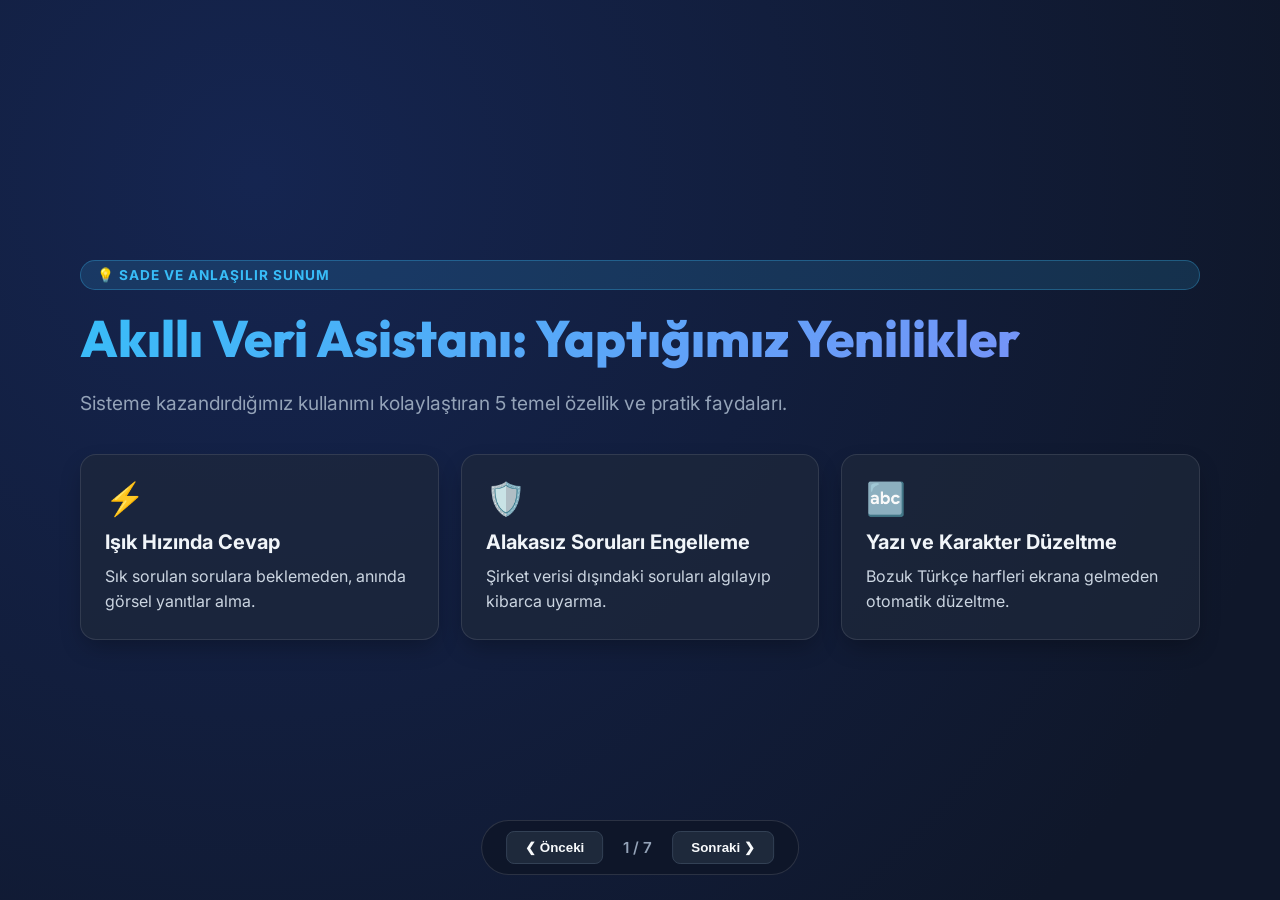
<file: sade_sunum.html>
<!DOCTYPE html>
<html lang="tr">
<head>
    <meta charset="UTF-8">
    <meta name="viewport" content="width=device-width, initial-scale=1.0">
    <title>Akıllı Veri Asistanı - Geliştirilen Özellikler Sunumu</title>
    <link href="https://fonts.googleapis.com/css2?family=Inter:wght@300;400;600;700;800&family=Outfit:wght@600;700;800&display=swap" rel="stylesheet">
    <style>
        * { box-sizing: border-box; margin: 0; padding: 0; }
        body {
            font-family: 'Inter', sans-serif;
            background: #0f172a;
            color: #f8fafc;
            overflow: hidden;
            height: 100vh;
            width: 100vw;
        }
        .slide-container {
            width: 100%;
            height: 100%;
            position: relative;
        }
        .slide {
            position: absolute;
            top: 0; left: 0;
            width: 100%; height: 100%;
            opacity: 0;
            visibility: hidden;
            transition: all 0.5s ease;
            transform: scale(0.96);
            padding: 50px 80px;
            display: flex;
            flex-direction: column;
            justify-content: center;
            background: radial-gradient(circle at 20% 20%, rgba(30, 58, 138, 0.4) 0%, rgba(15, 23, 42, 1) 85%);
        }
        .slide.active {
            opacity: 1;
            visibility: visible;
            transform: scale(1);
        }

        .badge {
            display: inline-block;
            padding: 6px 16px;
            background: rgba(56, 189, 248, 0.15);
            border: 1px solid rgba(56, 189, 248, 0.3);
            color: #38bdf8;
            border-radius: 9999px;
            font-size: 0.85rem;
            font-weight: 700;
            letter-spacing: 1px;
            margin-bottom: 16px;
        }
        h1.hero-title {
            font-family: 'Outfit', sans-serif;
            font-size: 3.2rem;
            font-weight: 800;
            background: linear-gradient(135deg, #38bdf8 0%, #818cf8 100%);
            -webkit-background-clip: text;
            -webkit-text-fill-color: transparent;
            margin-bottom: 18px;
            line-height: 1.25;
        }
        h2.slide-header {
            font-family: 'Outfit', sans-serif;
            font-size: 2.2rem;
            font-weight: 700;
            color: #38bdf8;
            margin-bottom: 20px;
            border-bottom: 2px solid rgba(56, 189, 248, 0.25);
            padding-bottom: 12px;
        }
        .subtitle {
            font-size: 1.2rem;
            color: #94a3b8;
            margin-bottom: 25px;
            line-height: 1.6;
        }

        /* Simple Feature Cards Grid */
        .grid {
            display: grid;
            grid-template-columns: repeat(auto-fit, minmax(300px, 1fr));
            gap: 22px;
            margin-top: 10px;
        }
        .card {
            background: rgba(30, 41, 59, 0.7);
            border: 1px solid rgba(255, 255, 255, 0.1);
            border-radius: 16px;
            padding: 24px;
            box-shadow: 0 10px 25px -5px rgba(0, 0, 0, 0.3);
        }
        .card-icon { font-size: 2rem; margin-bottom: 12px; }
        .card-title { font-size: 1.25rem; font-weight: 700; color: #f1f5f9; margin-bottom: 10px; }
        .card-desc { font-size: 1rem; color: #cbd5e1; line-height: 1.6; }

        /* Chart Visual Component */
        .chart-box {
            background: #1e293b;
            border: 1px solid #334155;
            border-radius: 16px;
            padding: 24px;
            margin-top: 15px;
        }
        .bar-group {
            display: flex;
            align-items: flex-end;
            gap: 20px;
            height: 150px;
            padding-top: 20px;
            border-bottom: 2px solid #475569;
        }
        .bar-col {
            flex: 1;
            display: flex;
            flex-direction: column;
            align-items: center;
            height: 100%;
            justify-content: flex-end;
            gap: 8px;
        }
        .bar {
            width: 100%;
            border-radius: 8px 8px 0 0;
            position: relative;
        }
        .bar::after {
            content: attr(data-val);
            position: absolute;
            top: -22px;
            left: 50%;
            transform: translateX(-50%);
            font-size: 0.8rem;
            font-weight: 700;
            color: #f8fafc;
        }
        .label { font-size: 0.85rem; color: #cbd5e1; font-weight: 600; }

        /* Navigation Controls */
        .nav-bar {
            position: absolute;
            bottom: 25px;
            left: 50%;
            transform: translateX(-50%);
            display: flex;
            align-items: center;
            gap: 20px;
            background: rgba(15, 23, 42, 0.95);
            padding: 10px 24px;
            border-radius: 9999px;
            border: 1px solid rgba(255, 255, 255, 0.12);
            z-index: 100;
        }
        .btn-nav {
            background: #1e293b;
            border: 1px solid #334155;
            color: #f8fafc;
            padding: 8px 18px;
            border-radius: 8px;
            cursor: pointer;
            font-weight: 600;
            transition: all 0.2s ease;
        }
        .btn-nav:hover { background: #38bdf8; color: #0f172a; border-color: #38bdf8; }
        .slide-counter { font-size: 0.95rem; font-weight: 600; color: #94a3b8; }
    </style>
</head>
<body>

<div class="slide-container">

    <!-- SLIDE 1 -->
    <div class="slide active">
        <span class="badge">💡 SADE VE ANLAŞILIR SUNUM</span>
        <h1 class="hero-title">Akıllı Veri Asistanı: Yaptığımız Yenilikler</h1>
        <p class="subtitle">Sisteme kazandırdığımız kullanımı kolaylaştıran 5 temel özellik ve pratik faydaları.</p>
        <div class="grid">
            <div class="card">
                <div class="card-icon">⚡</div>
                <div class="card-title">Işık Hızında Cevap</div>
                <div class="card-desc">Sık sorulan sorulara beklemeden, anında görsel yanıtlar alma.</div>
            </div>
            <div class="card">
                <div class="card-icon">🛡️</div>
                <div class="card-title">Alakasız Soruları Engelleme</div>
                <div class="card-desc">Şirket verisi dışındaki soruları algılayıp kibarca uyarma.</div>
            </div>
            <div class="card">
                <div class="card-icon">🔤</div>
                <div class="card-title">Yazı ve Karakter Düzeltme</div>
                <div class="card-desc">Bozuk Türkçe harfleri ekrana gelmeden otomatik düzeltme.</div>
            </div>
        </div>
    </div>

    <!-- SLIDE 2 -->
    <div class="slide">
        <h2 class="slide-header">⚡ 1. Özellik: Anında ve Işık Hızında Cevap Motoru</h2>
        <p class="subtitle">Sorunuzu yazdığınız anda bekleme süresi olmadan doğrudan veriyi ekrana getiriyoruz.</p>
        <div class="grid">
            <div class="card">
                <div class="card-title">🚀 Saniyeden Çok Daha Hızlı</div>
                <div class="card-desc">"Zara bu ay ne kadar sipariş verdi?" gibi bilinen soruları beklemeden 0.0002 saniyede yanıtlar.</div>
            </div>
            <div class="card">
                <div class="card-title">✍️ Yazım Hatalarını Anlama</div>
                <div class="card-desc">Harf hatası yapsanız bile ("en cok cıro" yerine "en cok ciro" yazılsa bile) ne demek istediğinizi anlar.</div>
            </div>
        </div>
    </div>

    <!-- SLIDE 3 -->
    <div class="slide">
        <h2 class="slide-header">🛡️ 2. Özellik: Alakasız Soruları Otomatik Engelleme</h2>
        <p class="subtitle">Sistemi gereksiz yere yormamak ve yanlış yanıt vermemek için akıllı koruma.</p>
        <div class="grid">
            <div class="card">
                <div class="card-title">🎯 Şirket Dışı Soruları Algılama</div>
                <div class="card-desc">"Hava durumu nasıl?" veya "Maç kaç kaç bitti?" gibi şirket verisiyle alakası olmayan soruları anında tespit eder.</div>
            </div>
            <div class="card">
                <div class="card-title">💬 Nazik Bilgilendirme</div>
                <div class="card-desc">Boş yere arama yapmaz; kullanıcıya *"Bu bilgi veritabanımızda yok, lütfen şirket verileriyle ilgili soru sorun"* mesajı gösterir.</div>
            </div>
        </div>
    </div>

    <!-- SLIDE 4 -->
    <div class="slide">
        <h2 class="slide-header">🔤 3. Özellik: Bozuk Türkçe Yazıları Otomatik Otomatik Düzeltme</h2>
        <p class="subtitle">Veritabanından gelen bozuk yazıları ekranda kusursuz Türkçe olarak gösteririz.</p>
        <div class="grid">
            <div class="card">
                <div class="card-title">❌ Eski Görünüm (Bozuk)</div>
                <div class="card-desc" style="color: #f87171; font-weight: bold;">"Bask??l?? Tshirt" / "Kad??n G??mlek"</div>
            </div>
            <div class="card">
                <div class="card-title">✅ Yeni Görünüm (Kusursuz)</div>
                <div class="card-desc" style="color: #4ade80; font-weight: bold;">"Baskılı Tshirt" / "Kadın Gömlek"</div>
            </div>
        </div>
    </div>

    <!-- SLIDE 5 -->
    <div class="slide">
        <h2 class="slide-header">💡 4. Özellik: Otomatik Özet ve Pazar Payı (%) Hesaplama</h2>
        <p class="subtitle">Tabloları sadece göstermez, en büyük müşteriyi ve yüzde kaç pay aldığını açıklar.</p>
        <div class="grid">
            <div class="card">
                <div class="card-title">🏆 En Büyük Lideri Bulma</div>
                <div class="card-desc">Satışlarda en çok öne çıkan müşteriyi veya ürünü otomatik olarak tespit eder.</div>
            </div>
            <div class="card">
                <div class="card-title">📊 Yüzdesel Payı Söyleme</div>
                <div class="card-desc">Örnek: *"En çok ciro getiren Inditex, toplam cironun %38.4'ünü oluşturuyor"* şeklinde hazır özet sunar.</div>
            </div>
        </div>
    </div>

    <!-- SLIDE 6 -->
    <div class="slide">
        <h2 class="slide-header">🎨 5. Özellik: Canlı ve Renkli Grafik Ekranı</h2>
        <p class="subtitle">Sıkıcı tek renk sütunlar yerine göz alıcı, renkli grafikler ve tek tıkla PDF raporu.</p>
        <div class="chart-box">
            <div style="font-size: 1rem; font-weight: 700; color: #38bdf8; margin-bottom: 10px;">📊 Müşterilere Göre Renkli Ciro Dağılımı</div>
            <div class="bar-group">
                <div class="bar-col">
                    <div class="bar" style="height: 90%; background: #ef4444;" data-val="14.9M €"></div>
                    <div class="label">Inditex</div>
                </div>
                <div class="bar-col">
                    <div class="bar" style="height: 70%; background: #3b82f6;" data-val="10.8M €"></div>
                    <div class="label">Polonia</div>
                </div>
                <div class="bar-col">
                    <div class="bar" style="height: 68%; background: #10b981;" data-val="10.6M €"></div>
                    <div class="label">Hennes</div>
                </div>
                <div class="bar-col">
                    <div class="bar" style="height: 65%; background: #f59e0b;" data-val="10.6M €"></div>
                    <div class="label">Primark</div>
                </div>
                <div class="bar-col">
                    <div class="bar" style="height: 60%; background: #8b5cf6;" data-val="10.0M €"></div>
                    <div class="label">C&A Mode</div>
                </div>
            </div>
        </div>
    </div>

    <!-- SLIDE 7 -->
    <div class="slide">
        <span class="badge">🚀 ÖZET VE SONUÇ</span>
        <h1 class="hero-title">Verilerinize Ulaşmak Artık Çok Kolay!</h1>
        <p class="subtitle">Geliştirdiğimiz bu 5 pratik yenilik sayesinde rapor hazırlamak çocuk oyuncağı haline geldi.</p>
        <div class="grid">
            <div class="card">
                <div class="card-title">👌 Sıfır Zorluk</div>
                <div class="card-desc">WhatsApp'tan mesaj yazar gibi soru sorun.</div>
            </div>
            <div class="card">
                <div class="card-title">📑 Tek Tıkla PDF</div>
                <div class="card-desc">İstediğiniz zaman raporu indirip yöneticinize gönderin.</div>
            </div>
        </div>
    </div>

</div>

<!-- Navigation Controls -->
<div class="nav-bar">
    <button class="btn-nav" onclick="prevSlide()">❮ Önceki</button>
    <span class="slide-counter" id="counter">1 / 7</span>
    <button class="btn-nav" onclick="nextSlide()">Sonraki ❯</button>
</div>

<script>
    let currentSlide = 0;
    const slides = document.querySelectorAll('.slide');
    const counter = document.getElementById('counter');

    function updateSlides() {
        slides.forEach((slide, idx) => {
            slide.classList.toggle('active', idx === currentSlide);
        });
        counter.textContent = `${currentSlide + 1} / ${slides.length}`;
    }

    function nextSlide() {
        if (currentSlide < slides.length - 1) {
            currentSlide++;
            updateSlides();
        }
    }

    function prevSlide() {
        if (currentSlide > 0) {
            currentSlide--;
            updateSlides();
        }
    }

    document.addEventListener('keydown', (e) => {
        if (e.key === 'ArrowRight' || e.key === 'Space') nextSlide();
        if (e.key === 'ArrowLeft') prevSlide();
    });
</script>
</body>
</html>
</file>
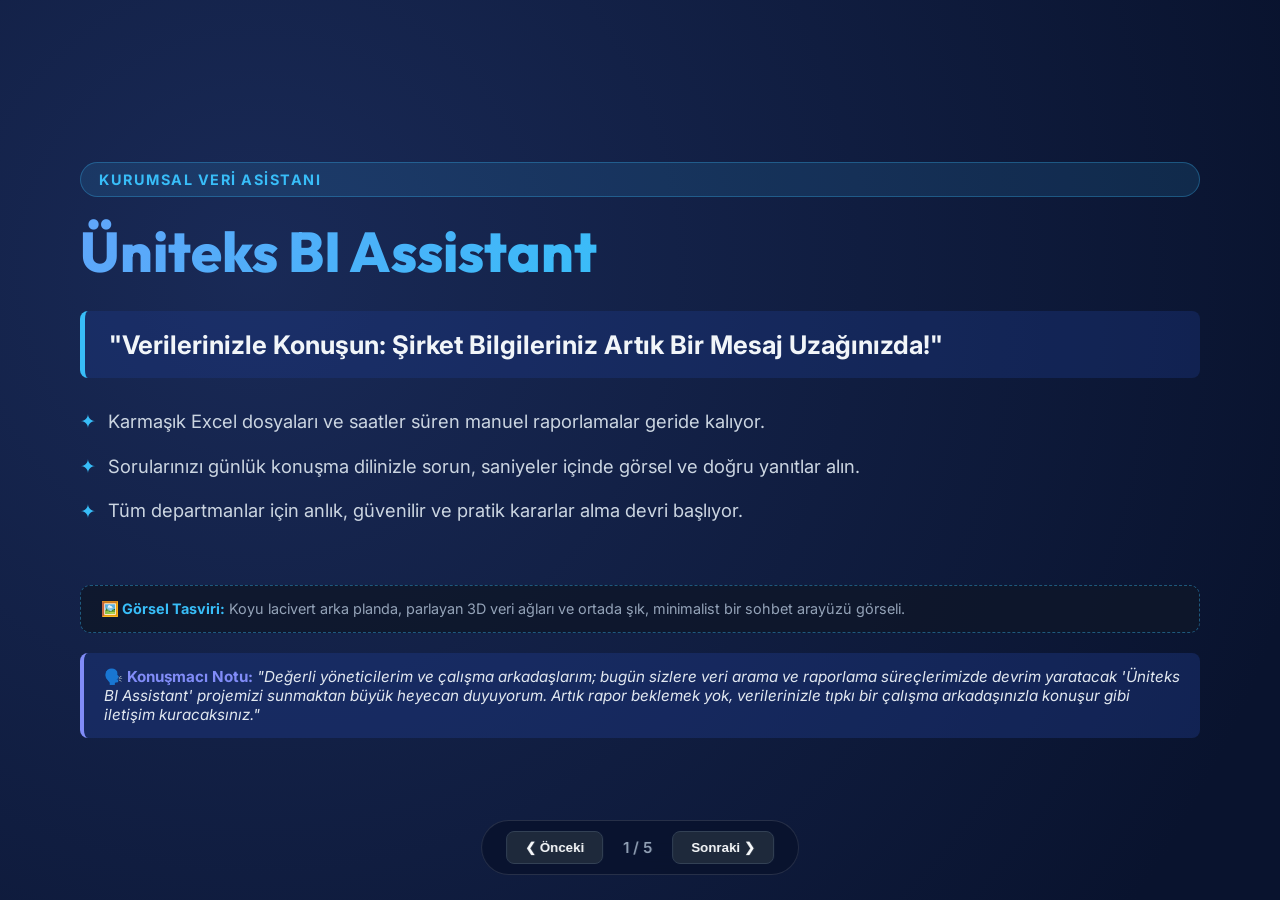
<file: uniteks_bi_sunumu.html>
<!DOCTYPE html>
<html lang="tr">
<head>
    <meta charset="UTF-8">
    <meta name="viewport" content="width=device-width, initial-scale=1.0">
    <title>Üniteks BI Assistant - Yapay Zeka Destekli Veri Asistanı Sunumu</title>
    <link href="https://fonts.googleapis.com/css2?family=Inter:wght@300;400;600;700;800&family=Outfit:wght@500;700;800&display=swap" rel="stylesheet">
    <style>
        * { box-sizing: border-box; margin: 0; padding: 0; }
        body {
            font-family: 'Inter', sans-serif;
            background: #09132e;
            color: #f8fafc;
            overflow: hidden;
            height: 100vh;
            width: 100vw;
        }
        .slide-container {
            width: 100%;
            height: 100%;
            position: relative;
        }
        .slide {
            position: absolute;
            top: 0; left: 0;
            width: 100%; height: 100%;
            opacity: 0;
            visibility: hidden;
            transition: all 0.5s cubic-bezier(0.4, 0, 0.2, 1);
            transform: scale(0.96);
            padding: 50px 80px;
            display: flex;
            flex-direction: column;
            justify-content: center;
            background: radial-gradient(circle at 20% 30%, rgba(26, 43, 89, 0.95) 0%, rgba(9, 19, 46, 1) 90%);
        }
        .slide.active {
            opacity: 1;
            visibility: visible;
            transform: scale(1);
        }
        
        .badge {
            display: inline-block;
            padding: 8px 18px;
            background: rgba(56, 189, 248, 0.12);
            border: 1px solid rgba(56, 189, 248, 0.3);
            color: #38bdf8;
            border-radius: 9999px;
            font-size: 0.9rem;
            font-weight: 700;
            letter-spacing: 1.5px;
            margin-bottom: 20px;
            text-transform: uppercase;
        }
        h1.slide-title-hero {
            font-family: 'Outfit', sans-serif;
            font-size: 3.5rem;
            font-weight: 800;
            background: linear-gradient(135deg, #60a5fa 0%, #38bdf8 50%, #818cf8 100%);
            -webkit-background-clip: text;
            -webkit-text-fill-color: transparent;
            margin-bottom: 24px;
            line-height: 1.25;
        }
        h2.slide-header {
            font-family: 'Outfit', sans-serif;
            font-size: 2.3rem;
            font-weight: 700;
            color: #38bdf8;
            margin-bottom: 25px;
            border-bottom: 2px solid rgba(56, 189, 248, 0.25);
            padding-bottom: 14px;
        }
        .slogan {
            font-size: 1.6rem;
            font-weight: 700;
            color: #f1f5f9;
            margin-bottom: 28px;
            line-height: 1.4;
            background: rgba(30, 58, 138, 0.35);
            padding: 16px 24px;
            border-left: 5px solid #38bdf8;
            border-radius: 8px;
        }
        ul.desc-list {
            list-style: none;
            margin-bottom: 30px;
        }
        ul.desc-list li {
            font-size: 1.15rem;
            color: #cbd5e1;
            margin-bottom: 14px;
            display: flex;
            align-items: center;
            gap: 12px;
            line-height: 1.6;
        }
        ul.desc-list li::before {
            content: "✦";
            color: #38bdf8;
            font-size: 1.2rem;
        }

        .box-container {
            display: grid;
            grid-template-columns: repeat(auto-fit, minmax(260px, 1fr));
            gap: 20px;
            margin-top: 15px;
        }
        .info-card {
            background: rgba(30, 48, 96, 0.6);
            backdrop-filter: blur(12px);
            border: 1px solid rgba(255, 255, 255, 0.1);
            border-radius: 14px;
            padding: 22px;
        }
        .info-card h4 {
            font-size: 1.15rem;
            color: #38bdf8;
            margin-bottom: 10px;
            font-weight: 700;
        }
        .info-card p {
            font-size: 0.95rem;
            color: #94a3b8;
            line-height: 1.5;
        }

        .visual-prompt {
            background: rgba(15, 23, 42, 0.85);
            border: 1px dashed rgba(56, 189, 248, 0.4);
            border-radius: 10px;
            padding: 14px 20px;
            font-size: 0.9rem;
            color: #94a3b8;
            margin-top: 15px;
        }
        .visual-prompt span { color: #38bdf8; font-weight: 700; }

        .speaker-note {
            background: rgba(30, 58, 138, 0.4);
            border-left: 4px solid #818cf8;
            border-radius: 8px;
            padding: 14px 20px;
            font-size: 0.95rem;
            color: #e2e8f0;
            margin-top: 20px;
            font-style: italic;
        }
        .speaker-note span { color: #818cf8; font-weight: 700; font-style: normal; }

        /* Controls Navigation */
        .nav-bar {
            position: absolute;
            bottom: 25px;
            left: 50%;
            transform: translateX(-50%);
            display: flex;
            align-items: center;
            gap: 20px;
            background: rgba(9, 19, 46, 0.9);
            backdrop-filter: blur(16px);
            padding: 10px 24px;
            border-radius: 9999px;
            border: 1px solid rgba(255, 255, 255, 0.12);
            z-index: 100;
        }
        .btn-nav {
            background: #1e293b;
            border: 1px solid #334155;
            color: #f8fafc;
            padding: 8px 18px;
            border-radius: 8px;
            cursor: pointer;
            font-weight: 600;
            transition: all 0.2s ease;
        }
        .btn-nav:hover { background: #38bdf8; color: #09132e; border-color: #38bdf8; }
        .slide-counter { font-size: 0.95rem; font-weight: 600; color: #94a3b8; }
    </style>
</head>
<body>

<div class="slide-container">

    <!-- SLIDE 1 -->
    <div class="slide active">
        <span class="badge">KURUMSAL VERİ ASİSTANI</span>
        <h1 class="slide-title-hero">Üniteks BI Assistant</h1>
        <div class="slogan">"Verilerinizle Konuşun: Şirket Bilgileriniz Artık Bir Mesaj Uzağınızda!"</div>
        <ul class="desc-list">
            <li>Karmaşık Excel dosyaları ve saatler süren manuel raporlamalar geride kalıyor.</li>
            <li>Sorularınızı günlük konuşma dilinizle sorun, saniyeler içinde görsel ve doğru yanıtlar alın.</li>
            <li>Tüm departmanlar için anlık, güvenilir ve pratik kararlar alma devri başlıyor.</li>
        </ul>
        <div class="visual-prompt">
            <span>🖼️ Görsel Tasviri:</span> Koyu lacivert arka planda, parlayan 3D veri ağları ve ortada şık, minimalist bir sohbet arayüzü görseli.
        </div>
        <div class="speaker-note">
            <span>🗣️ Konuşmacı Notu:</span> "Değerli yöneticilerim ve çalışma arkadaşlarım; bugün sizlere veri arama ve raporlama süreçlerimizde devrim yaratacak 'Üniteks BI Assistant' projemizi sunmaktan büyük heyecan duyuyorum. Artık rapor beklemek yok, verilerinizle tıpkı bir çalışma arkadaşınızla konuşur gibi iletişim kuracaksınız."
        </div>
    </div>

    <!-- SLIDE 2 -->
    <div class="slide">
        <span class="badge">SİSTEM MİMARİSİ</span>
        <h2 class="slide-header">Sözde Değil Özde Kolaylık: 4 Temel Bileşen</h2>
        <div class="slogan">"Karmaşık Yazılımlar Arka Planda Çalışır, Kullanıcıya Sadece Hız ve Sade Bir Ekran Kalır."</div>
        <div class="box-container">
            <div class="info-card">
                <h4>🖥️ Web Arayüzü (app.py)</h4>
                <p>Herkesin rahatça kullanabileceği modern, sade ve pratik sohbet ekranı.</p>
            </div>
            <div class="info-card">
                <h4>🧠 Yapay Zeka Ajanı (ai_agent.py)</h4>
                <p>Sorulan günlük Türkçe cümleleri anlayan ve veri diline çeviren zeka motoru.</p>
            </div>
            <div class="info-card">
                <h4>🗄️ Veritabanı Entegrasyonu</h4>
                <p>Şirket verilerimizin güvenle tutulduğu, saniyeler içinde veri getiren altyapı.</p>
            </div>
            <div class="info-card">
                <h4>🛡️ Veri Temizleme (duzeltme.py)</h4>
                <p>Hatalı bilgi üretilmesini engelleyen ve doğruluk sağlayan kalite kontrol katmanı.</p>
            </div>
        </div>
        <div class="speaker-note">
            <span>🗣️ Konuşmacı Notu:</span> "Sistemimizin arkasında 4 güçlü sütun var: Sizlerin doğrudan mesajlaştığı sade arayüz, sorduğunuz soruyu anlayan yapay zeka ajanı, verilerimizin durduğu güvenli veritabanı ve en önemlisi hatasız sonuç vermemizi sağlayan kalite kontrol mekanizması."
        </div>
    </div>

    <!-- SLIDE 3 -->
    <div class="slide">
        <span class="badge">DOĞAL DİL İŞLEME</span>
        <h2 class="slide-header">Excel Filtrelemelerine ve Manuel Raporlara Son!</h2>
        <div class="slogan">"Soru Sorun, Saniyeler İçinde Karşınızda Grafikli ve Tablolu Yanıtı Bulun."</div>
        <ul class="desc-list">
            <li>Saatlerce filtreleme ve pivot tablo hazırlama mecburiyeti tamamen bitti.</li>
            <li>'Zara bu ay en çok hangi ürünü sipariş etti?' yazın, anında görsel analize ulaşın.</li>
            <li>Departmanlar arası iletişim trafiğini azaltır, doğrudan bilgiye erişim sağlar.</li>
        </ul>
        <div class="visual-prompt">
            <span>🖼️ Görsel Tasviri:</span> Sol tarafta karmaşık ve karmaşa dolu bir Excel tablosunun silikleşmesi, sağ tarafta ise şık bir sohbet kutusunda sorulan soruya anında renkli bar grafikler verilmesi.
        </div>
        <div class="speaker-note">
            <span>🗣️ Konuşmacı Notu:</span> "Eski yöntemlerle saatlerinizi alan Excel filtrelemelerini unutun. Üniteks BI Assistant sayesinde aklınıza gelen herhangi bir soruyu yazıyorsunuz, asistanımız veritabanından doğru veriyi çekip sizlere hazır grafik ve tablolarla saniyeler içinde sunuyor."
        </div>
    </div>

    <!-- SLIDE 4 -->
    <div class="slide">
        <span class="badge">VERİ KALİTESİ & GÜVENİLİRLİK</span>
        <h2 class="slide-header">Hatasız Raporlama ve Sıfır Halüsinasyon Güvencesi</h2>
        <div class="slogan">"Yanlış Bilgiye Yer Yok: Veri Kalite Kontrol Katmanı ile %100 Doğruluk!"</div>
        <ul class="desc-list">
            <li>Yapay zekanın Uydurma/Halüsinasyon bilgi üretmesi engellenmiştir.</li>
            <li>Geri planda çalışan düzenleme katmanı sayesinde veriler sürekli doğrulanır.</li>
            <li>Yönetim kararlarınızda %100 güvenilir ve tutarlı veriler sunar.</li>
        </ul>
        <div class="visual-prompt">
            <span>🖼️ Görsel Tasviri:</span> Verilerin üzerinden geçen dijital bir onay ve kalite kalkanı (shield icon) görseli, güvenilirlik ve hatasızlık vurgusu.
        </div>
        <div class="speaker-note">
            <span>🗣️ Konuşmacı Notu:</span> "Yapay zeka denildiğinde herkesin aklına gelen 'acaba yanlış bilgi verir mi?' endişesini tamamen ortadan kaldırdık. Geliştirdiğimiz özel kalite kontrol ve veri düzenleme katmanı sayesinde asistanımız sadece gerçek verileri okur ve %100 doğru raporlar sunar."
        </div>
    </div>

    <!-- SLIDE 5 -->
    <div class="slide">
        <span class="badge">SONUÇ VE KAZANIMLAR</span>
        <h2 class="slide-header">Zaman Kazancı, Maksimum Verim ve Kolay Kullanım</h2>
        <div class="slogan">"Şirketimizin Dijital Dönüşümünde Yeni Bir Çağ Başlıyor!"</div>
        <div class="box-container">
            <div class="info-card">
                <h4>⚡ Olağanüstü Hız</h4>
                <p>Rapor hazırlama süreleri saatlerden saniyelere iniyor.</p>
            </div>
            <div class="info-card">
                <h4>👌 Sıfır Eğitim İhtiyacı</h4>
                <p>Mesajlaşmak kadar kolay, eğitim almadan hemen kullanmaya başlayın.</p>
            </div>
            <div class="info-card">
                <h4>📊 Doğru Kararlar</h4>
                <p>Güncel verilere dayalı stratejik yönetim desteği.</p>
            </div>
        </div>
        <div class="speaker-note">
            <span>🗣️ Konuşmacı Notu:</span> "Özetle Üniteks BI Assistant ile şirketimize hız, kolaylık ve maksimum verim kazandırıyoruz. Eğitim gerekmeden herkesin hemen kullanabileceği bu sistemle iş süreçlerimizi bir üst seviyeye taşıyoruz. Dinlediğiniz için teşekkür ederim."
        </div>
    </div>

</div>

<!-- Navigation Controls -->
<div class="nav-bar">
    <button class="btn-nav" onclick="prevSlide()">❮ Önceki</button>
    <span class="slide-counter" id="counter">1 / 5</span>
    <button class="btn-nav" onclick="nextSlide()">Sonraki ❯</button>
</div>

<script>
    let currentSlide = 0;
    const slides = document.querySelectorAll('.slide');
    const counter = document.getElementById('counter');

    function updateSlides() {
        slides.forEach((slide, idx) => {
            slide.classList.toggle('active', idx === currentSlide);
        });
        counter.textContent = `${currentSlide + 1} / ${slides.length}`;
    }

    function nextSlide() {
        if (currentSlide < slides.length - 1) {
            currentSlide++;
            updateSlides();
        }
    }

    function prevSlide() {
        if (currentSlide > 0) {
            currentSlide--;
            updateSlides();
        }
    }

    document.addEventListener('keydown', (e) => {
        if (e.key === 'ArrowRight' || e.key === 'Space') nextSlide();
        if (e.key === 'ArrowLeft') prevSlide();
    });
</script>
</body>
</html>
</file>
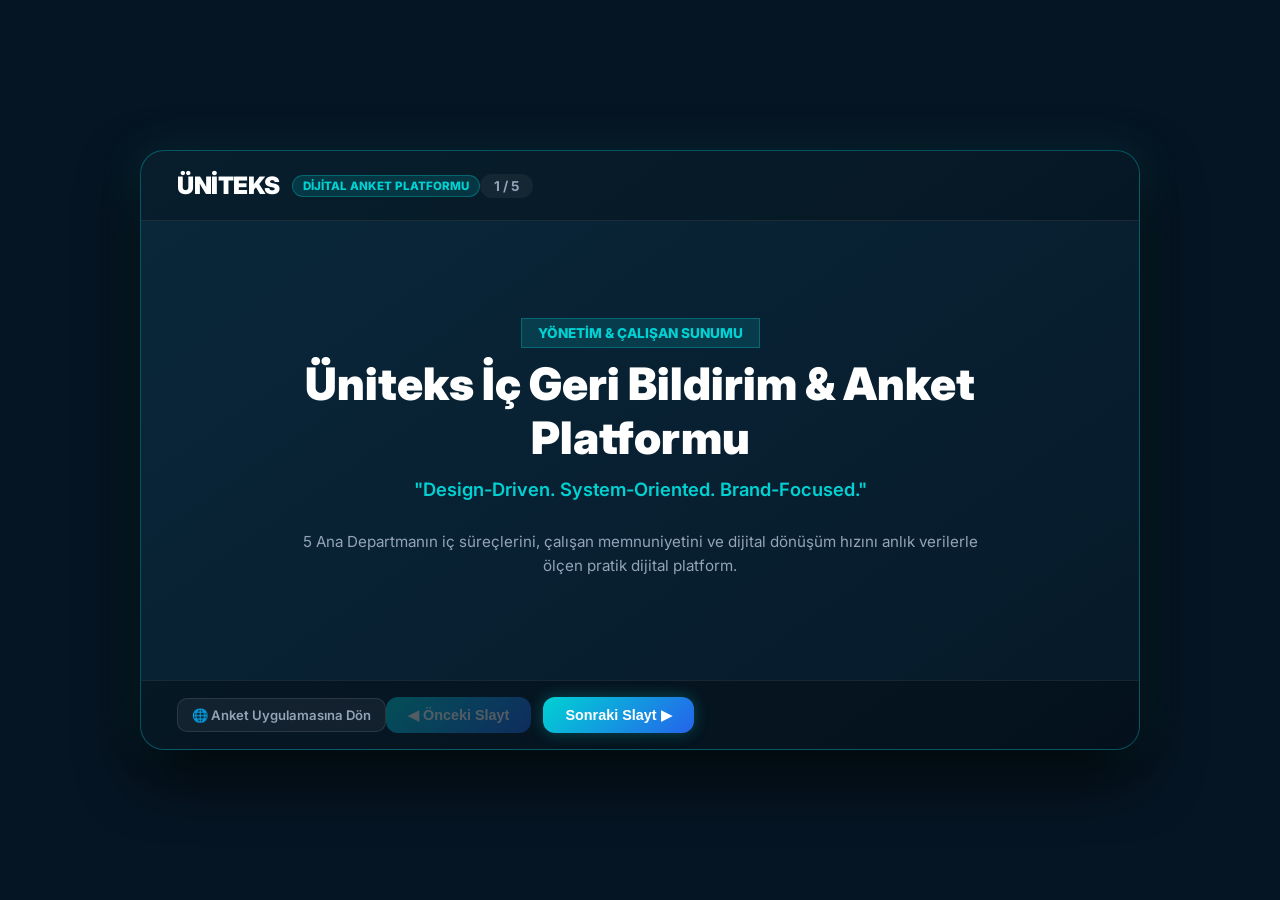
<file: uniteks_ref/sunum.html>
<!DOCTYPE html>
<html lang="tr">
<head>
  <meta charset="UTF-8" />
  <meta name="viewport" content="width=device-width, initial-scale=1.0" />
  <title>Üniteks Dijital Anket & Geri Bildirim Platformu — Sunum</title>
  <link rel="preconnect" href="https://fonts.googleapis.com">
  <link rel="preconnect" href="https://fonts.gstatic.com" crossorigin>
  <link href="https://fonts.googleapis.com/css2?family=Inter:wght@400;600;700;800;900&display=swap" rel="stylesheet">
  <style>
    :root {
      --bg-dark: #061523;
      --bg-card: rgba(10, 40, 59, 0.95);
      --accent-cyan: #00D2D3;
      --accent-blue: #2563EB;
      --accent-green: #10B981;
      --text-main: #ffffff;
      --text-muted: #94a3b8;
    }

    * {
      box-sizing: border-box;
      margin: 0;
      padding: 0;
    }

    body {
      font-family: 'Inter', sans-serif;
      background: var(--bg-dark);
      color: var(--text-main);
      min-height: 100vh;
      display: flex;
      flex-direction: column;
      align-items: center;
      justify-content: center;
      padding: 20px;
      overflow-x: hidden;
    }

    /* Slide Container */
    .presentation-container {
      width: 100%;
      max-width: 1000px;
      height: 600px;
      position: relative;
      background: linear-gradient(145deg, #0A283B 0%, #061928 100%);
      border: 1.5px solid rgba(0, 210, 211, 0.3);
      border-radius: 24px;
      box-shadow: 0 25px 60px rgba(0, 0, 0, 0.8), 0 0 40px rgba(0, 210, 211, 0.15);
      display: flex;
      flex-direction: column;
      overflow: hidden;
    }

    /* Slide Header */
    .slide-header {
      padding: 20px 36px;
      background: rgba(0, 0, 0, 0.25);
      border-bottom: 1px solid rgba(255, 255, 255, 0.08);
      display: flex;
      justify: space-between;
      align-items: center;
    }

    .brand-logo {
      display: flex;
      align-items: center;
      gap: 12px;
    }

    .brand-logo h1 {
      font-size: 1.5rem;
      font-weight: 900;
      color: #ffffff;
      letter-spacing: -0.5px;
    }

    .brand-tag {
      background: rgba(0, 210, 211, 0.15);
      color: var(--accent-cyan);
      font-size: 0.72rem;
      font-weight: 800;
      padding: 3px 10px;
      border-radius: 20px;
      border: 1px solid rgba(0, 210, 211, 0.3);
    }

    .slide-counter {
      font-size: 0.85rem;
      font-weight: 700;
      color: var(--text-muted);
      background: rgba(255, 255, 255, 0.05);
      padding: 4px 14px;
      border-radius: 12px;
    }

    /* Slide Body */
    .slide-body {
      flex: 1;
      padding: 40px 48px;
      display: none;
      flex-direction: column;
      justify-content: center;
      animation: fadeIn 0.4s ease-in-out forwards;
    }

    .slide-body.active {
      display: flex;
    }

    @keyframes fadeIn {
      from { opacity: 0; transform: translateY(10px); }
      to { opacity: 1; transform: translateY(0); }
    }

    /* Content Typography */
    .slide-title {
      font-size: 2.2rem;
      font-weight: 900;
      color: #ffffff;
      margin-bottom: 12px;
      line-height: 1.2;
    }

    .slide-subtitle {
      font-size: 1.05rem;
      color: var(--accent-cyan);
      font-weight: 600;
      margin-bottom: 24px;
    }

    .feature-grid {
      display: grid;
      grid-template-columns: 1fr 1fr;
      gap: 16px;
      margin-top: 10px;
    }

    .feature-card {
      background: rgba(255, 255, 255, 0.03);
      border: 1px solid rgba(255, 255, 255, 0.08);
      border-radius: 16px;
      padding: 18px 20px;
      transition: all 0.2s;
    }

    .feature-card:hover {
      border-color: var(--accent-cyan);
      background: rgba(0, 210, 211, 0.05);
    }

    .feature-card h4 {
      font-size: 1rem;
      font-weight: 800;
      color: #ffffff;
      margin-bottom: 6px;
      display: flex;
      align-items: center;
      gap: 8px;
    }

    .feature-card p {
      font-size: 0.85rem;
      color: var(--text-muted);
      line-height: 1.4;
    }

    /* Controls Bar */
    .slide-footer {
      padding: 16px 36px;
      background: rgba(0, 0, 0, 0.3);
      border-top: 1px solid rgba(255, 255, 255, 0.08);
      display: flex;
      justify: space-between;
      align-items: center;
    }

    .nav-btn {
      background: linear-gradient(135deg, #00D2D3 0%, #2563EB 100%);
      color: #ffffff;
      border: none;
      padding: 10px 22px;
      border-radius: 12px;
      font-weight: 800;
      font-size: 0.9rem;
      cursor: pointer;
      box-shadow: 0 0 15px rgba(0, 210, 211, 0.3);
      transition: all 0.2s;
    }

    .nav-btn:disabled {
      opacity: 0.3;
      cursor: not-allowed;
      box-shadow: none;
    }

    .nav-btn:hover:not(:disabled) {
      transform: translateY(-2px);
      box-shadow: 0 0 22px rgba(0, 210, 211, 0.5);
    }

    .action-links {
      display: flex;
      gap: 12px;
    }

    .action-link {
      color: var(--text-muted);
      text-decoration: none;
      font-size: 0.82rem;
      font-weight: 600;
      padding: 8px 14px;
      border-radius: 10px;
      background: rgba(255, 255, 255, 0.05);
      border: 1px solid rgba(255, 255, 255, 0.1);
    }

    .action-link:hover {
      color: #ffffff;
      border-color: var(--accent-cyan);
    }
  </style>
</head>
<body>

  <div class="presentation-container">
    
    <!-- Header Bar -->
    <div class="slide-header">
      <div class="brand-logo">
        <h1>ÜNİTEKS</h1>
        <span class="brand-tag">DİJİTAL ANKET PLATFORMU</span>
      </div>
      <div class="slide-counter" id="slideCounter">1 / 5</div>
    </div>

    <!-- SLIDE 1: KAPAK -->
    <div class="slide-body active" id="slide-1">
      <div style="text-align: center; max-width: 700px; margin: 0 auto;">
        <span style="background: rgba(0, 210, 211, 0.15); color: #00D2D3; font-size: 0.85rem; font-weight: 800; padding: 6px 16px; borderRadius: 20px; border: 1px solid rgba(0, 210, 211, 0.3);">
          YÖNETİM & ÇALIŞAN SUNUMU
        </span>
        <h2 class="slide-title" style="font-size: 2.8rem; margin-top: 16px;">
          Üniteks İç Geri Bildirim & Anket Platformu
        </h2>
        <p class="slide-subtitle" style="font-size: 1.15rem; margin-bottom: 30px;">
          "Design-Driven. System-Oriented. Brand-Focused."
        </p>
        <p style="color: var(--text-muted); font-size: 0.95rem; line-height: 1.6;">
          5 Ana Departmanın iç süreçlerini, çalışan memnuniyetini ve dijital dönüşüm hızını anlık verilerle ölçen pratik dijital platform.
        </p>
      </div>
    </div>

    <!-- SLIDE 2: AMAC & İHTİYAÇ -->
    <div class="slide-body" id="slide-2">
      <h2 class="slide-title">🎯 Neden Bu Platformu Kurduk?</h2>
      <p class="slide-subtitle">Sıfır Kağıt, Tam Dijitalleşme ve Hızlı Yanıtlar</p>

      <div class="feature-grid">
        <div class="feature-card">
          <h4>🚀 Anlık Gerçek Zamanlı Veri</h4>
          <p>Anket doldurulduğu anda sonuçlar anında hesaplanır ve yönetici ekranına otomatik iletilir.</p>
        </div>
        <div class="feature-card">
          <h4>🏢 Departmana Özel Sorular</h4>
          <p>Genel sorular yerine Tasarım, Üretim, Ar-Ge, Dijitalleşme ve Dış Ticaret'in kendi iş süreçlerine dokunan sorular.</p>
        </div>
        <div class="feature-card">
          <h4>⏱️ 2 Dakikada Kolay Doldurma</h4>
          <p>Kullanıcıyı yormayan 1-5 puanlık pratik derecelendirme ve hızlı alt başlık filtreleri.</p>
        </div>
        <div class="feature-card">
          <h4>🍃 %100 Yeşil & Sürdürülebilir</h4>
          <p>Kağıt israfını tamamen ortadan kaldıran, şirketimizin çevre vizyonuna tam uyumlu dijital sistem.</p>
        </div>
      </div>
    </div>

    <!-- SLIDE 3: ÖNE ÇIKAN ÖZELLİKLER 1 -->
    <div class="slide-body" id="slide-3">
      <h2 class="slide-title">✨ Öne Çıkan Güçlü Özellikler</h2>
      <p class="slide-subtitle">Kullanıcı Dostu ve Akıllı İş Akışı</p>

      <div class="feature-grid">
        <div class="feature-card">
          <h4>🤖 Yapay Zeka (AI) Soru Asistanı</h4>
          <p>Yönetici kutucuğa iki kelime yazar (*"clo3d numune"*), AI Ajanı (qwen3.5-35b) soruyu kurumsal dilde saniyeler içinde otomatik üretir.</p>
        </div>
        <div class="feature-card">
          <h4>📱 Mobil Karekod (QR Code) Erişimi</h4>
          <p>Departman kutularının altında o alana özel karekodlar yer alır. Cep telefonu kamerasıyla okutup anında anket başlatılabilir.</p>
        </div>
        <div class="feature-card">
          <h4>🔔 Yöneticiye Anlık Bildirim</h4>
          <p>Çalışan anketi tamamladığında yöneticiye *"Burak Kaya Tasarım anketini tamamladı"* bildirimi düşer.</p>
        </div>
        <div class="feature-card">
          <h4>🔐 Çift Kademeli Güvenlik</h4>
          <p>Kullanıcı ve Yönetici girişleri ayrıdır. Anket sonuçları ve analizler **sadece yönetici girişi yapıldığında görünür**.</p>
        </div>
      </div>
    </div>

    <!-- SLIDE 4: ANKET DETAYI & PDF RAPORU -->
    <div class="slide-body" id="slide-4">
      <h2 class="slide-title">📊 Raporlama ve Kurumsal Çıktı</h2>
      <p class="slide-subtitle">Detaylı İnceleme & Tek Tıkla PDF</p>

      <div class="feature-grid">
        <div class="feature-card">
          <h4>🔍 Soru Soru Rapor İnceleme</h4>
          <p>Yönetici gelen bildirimdeki *"Raporu İncele"* butonuna tıklayarak çalışanın 15 soruya verdiği tüm puanları ve özel önerileri ekranda görür.</p>
        </div>
        <div class="feature-card">
          <h4>📄 Ankete Özel PDF Dönüştürücü</h4>
          <p>İncelenen anketi tek tıkla resmi Üniteks logosu, onay mühürleri ve puanlarıyla resmi A4 PDF raporu olarak indirir.</p>
        </div>
        <div class="feature-card">
          <h4>🏷️ 5 Alt Başlık Sekmesi</h4>
          <p>Trend & Vizyon, Dijitalleşme, Sürdürülebilirlik gibi sekmelerle her alt başlıkta tam 3'er soru filtrelenir.</p>
        </div>
        <div class="feature-card">
          <h4>📈 Görsel Grafik Analizi</h4>
          <p>Radar grafikleri ve ortalama bar göstergeleri ile şirket gelişim alanları anında tespit edilir.</p>
        </div>
      </div>
    </div>

    <!-- SLIDE 5: KAZANÇLAR & ÖZET -->
    <div class="slide-body" id="slide-5">
      <h2 class="slide-title" style="text-align: center;">💡 Şirketimize Sağladığı Kazançlar</h2>
      <p class="slide-subtitle" style="text-align: center;">Hızlı, Şeffaf ve Veriye Dayalı Karar Mekanizması</p>

      <div style="display: flex; gap: 16px; justify-content: center; margin-top: 20px;">
        <div class="feature-card" style="text-align: center; flex: 1;">
          <h3 style="font-size: 2rem; color: #10B981; margin-bottom: 6px;">%95</h3>
          <h4>Zaman Tasarrufu</h4>
          <p>Anket hazırlama ve toplama süresi günlerden dakikalara indi.</p>
        </div>
        <div class="feature-card" style="text-align: center; flex: 1;">
          <h3 style="font-size: 2rem; color: #00D2D3; margin-bottom: 6px;">100%</h3>
          <h4>Veri Güvenliği</h4>
          <p>Yönetici kilitli özel görünürlük ve rol bazlı yetkilendirme.</p>
        </div>
        <div class="feature-card" style="text-align: center; flex: 1;">
          <h3 style="font-size: 2rem; color: #2563EB; margin-bottom: 6px;">5</h3>
          <h4>Stratejik Departman</h4>
          <p>Tasarım, Üretim, Ar-Ge, Dijitalleşme ve Dış Ticaret entegre.</p>
        </div>
      </div>
    </div>

    <!-- Footer Controls -->
    <div class="slide-footer">
      <div class="action-links">
        <a href="/" class="action-link">🌐 Anket Uygulamasına Dön</a>
      </div>

      <div style="display: flex; gap: 12px;">
        <button class="nav-btn" id="prevBtn" onclick="changeSlide(-1)">◀ Önceki Slayt</button>
        <button class="nav-btn" id="nextBtn" onclick="changeSlide(1)">Sonraki Slayt ▶</button>
      </div>
    </div>

  </div>

  <script>
    let currentSlide = 1;
    const totalSlides = 5;

    function changeSlide(direction) {
      document.getElementById(`slide-${currentSlide}`).classList.remove('active');
      currentSlide += direction;

      if (currentSlide < 1) currentSlide = 1;
      if (currentSlide > totalSlides) currentSlide = totalSlides;

      document.getElementById(`slide-${currentSlide}`).classList.add('active');
      document.getElementById('slideCounter').innerText = `${currentSlide} / ${totalSlides}`;

      document.getElementById('prevBtn').disabled = currentSlide === 1;
      document.getElementById('nextBtn').disabled = currentSlide === totalSlides;
    }

    document.getElementById('prevBtn').disabled = true;

    // Keyboard navigation
    document.addEventListener('keydown', (e) => {
      if (e.key === 'ArrowRight' || e.key === 'Space') {
        if (currentSlide < totalSlides) changeSlide(1);
      } else if (e.key === 'ArrowLeft') {
        if (currentSlide > 1) changeSlide(-1);
      }
    });
  </script>
</body>
</html>
</file>
